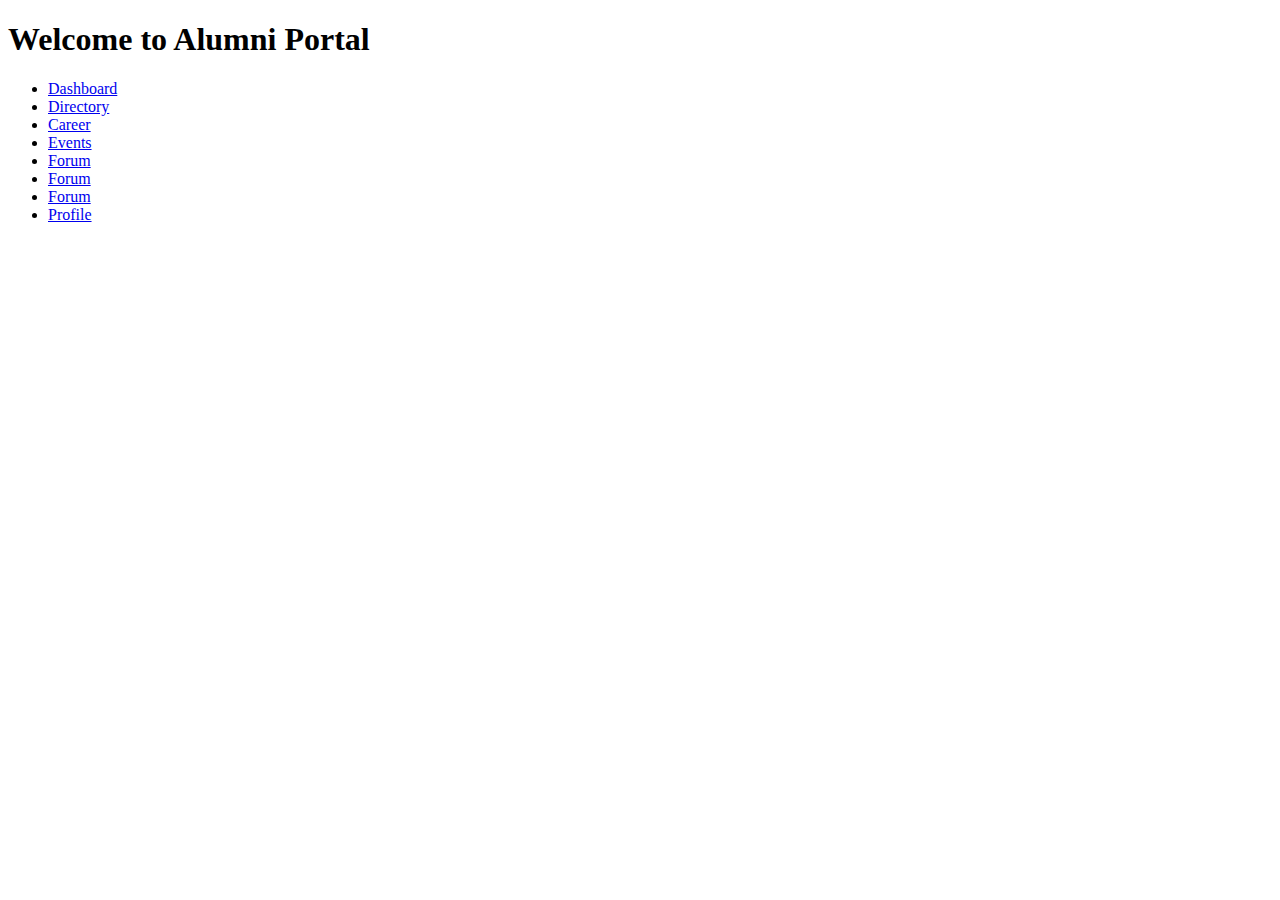
<file: index.html>
<!DOCTYPE html>
<html>
<head>
  <title>Alumni Portal</title>
</head>
<body>
  <h1>Welcome to Alumni Portal</h1>
  <ul>
    <li><a href="alumni_dashboard.html">Dashboard</a></li>
    <li><a href="alumni_directory.html">Directory</a></li>
    <li><a href="alumni_career.html">Career</a></li>
    <li><a href="alumni_events.html">Events</a></li>
    <li><a href="alumni_forum.html">Forum</a></li>
     <li><a href="alumni_mentorship.html">Forum</a></li>
     <li><a href='alumni_giveback.html'>Forum</a></li>
    <li><a href="alumni_profile.html">Profile</a></li>
  </ul>
</body>
</html>
</file>
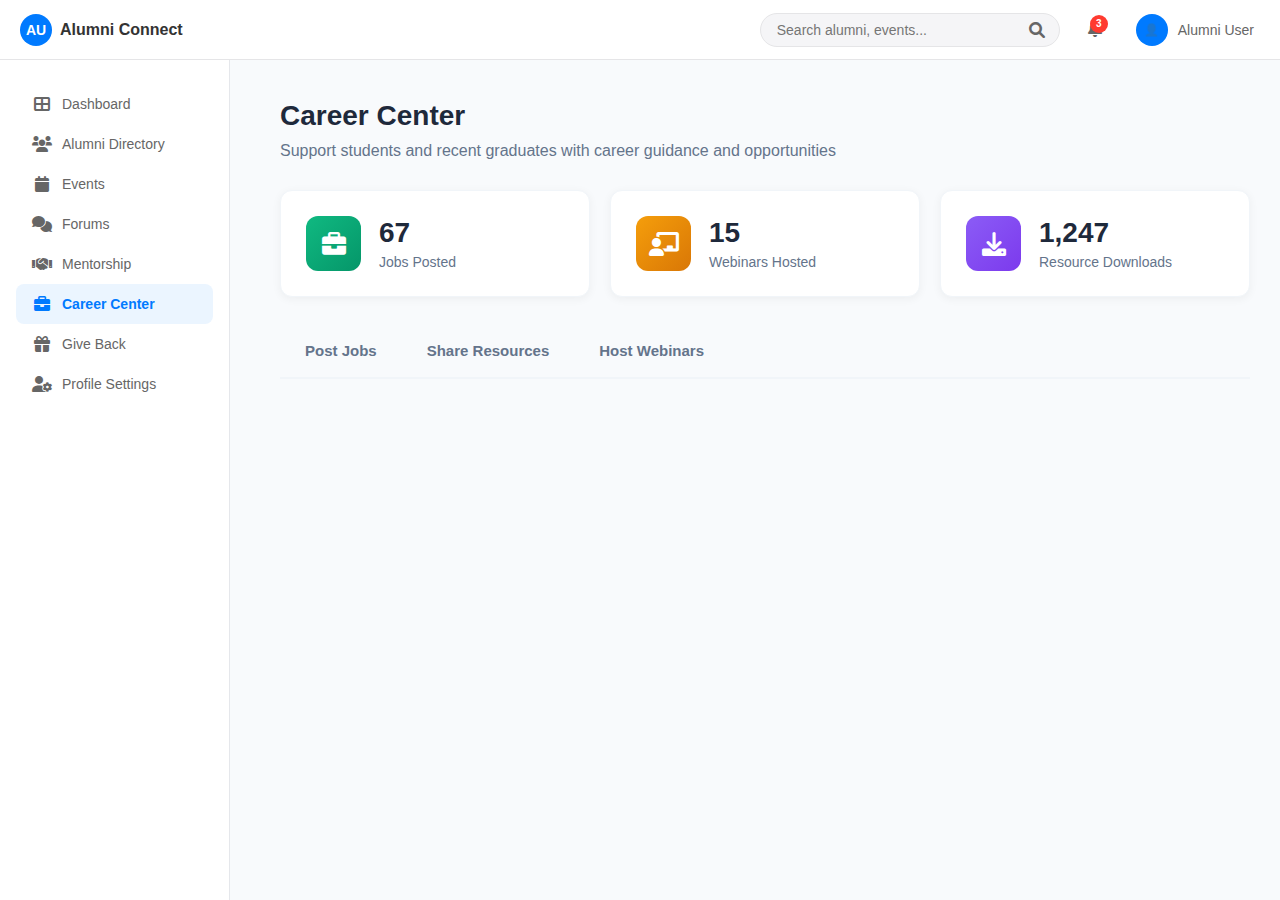
<file: alumni_career.html>
<!DOCTYPE html>
<html lang="en">
<head>
    <meta charset="UTF-8">
    <meta name="viewport" content="width=device-width, initial-scale=1.0">
    <title>Career | Alumni Dashboard</title>
    <link rel="stylesheet" href="https://cdnjs.cloudflare.com/ajax/libs/font-awesome/6.0.0-beta3/css/all.min.css">
    <link rel="stylesheet" href="common.css">
    <style>
        /* Base Styles */
         *{
            margin: 0;
            padding: 0;
            box-sizing: border-box;
        }
        
        body {
            font-family: 'Segoe UI', Tahoma, Geneva, Verdana, sans-serif;
            background-color: #f8fafc;
           /*  line-height: 1.6; */
            color: #333;
        }
        
        .container {
            display: flex;
            min-height: 100vh;
            padding-top: 70px;
        } 
        
        /* Top Header */
        /* .top-header {
            position: fixed;
            top: 0;
            left: 0;
            right: 0;
            height: 70px;
            background-color: white;
            border-bottom: 1px solid #e2e8f0;
            display: flex;
            align-items: center;
            justify-content: space-between;
            padding: 0 20px;
            z-index: 1000;
            box-shadow: 0 1px 3px rgba(0,0,0,0.1);
        }
        
        .logo-section {
            display: flex;
            align-items: center;
        }
        
        .logo {
            display: flex;
            align-items: center;
            gap: 10px;
        }
        
        .logo-icon {
            width: 40px;
            height: 40px;
            background: linear-gradient(135deg, #4a6fdc, #6366f1);
            border-radius: 8px;
            display: flex;
            align-items: center;
            justify-content: center;
            color: white;
            font-weight: bold;
            font-size: 16px;
        }
        
        .logo-text {
            font-size: 20px;
            font-weight: 700;
            color: #333;
        }
        
        .header-right {
            display: flex;
            align-items: center;
            gap: 20px;
        }
        
        .search-bar {
            position: relative;
        }
        
        .search-input {
            width: 300px;
            height: 40px;
            padding: 0 40px 0 15px;
            border: 1px solid #ddd;
            border-radius: 8px;
            font-size: 14px;
            background-color: #f8fafc;
        }
        
        .search-icon {
            position: absolute;
            right: 12px;
            top: 50%;
            transform: translateY(-50%);
            color: #666;
        }
        
        .notification-icon {
            position: relative;
            background: none;
            border: none;
            font-size: 20px;
            color: #666;
            cursor: pointer;
        }
        
        .notification-badge {
            position: absolute;
            top: -5px;
            right: -5px;
            background-color: #ef4444;
            color: white;
            font-size: 11px;
            padding: 2px 6px;
            border-radius: 10px;
            min-width: 18px;
            text-align: center;
        }
        
        .user-info {
            display: flex;
            align-items: center;
            gap: 10px;
        }
        
        .user-avatar {
            width: 35px;
            height: 35px;
            border-radius: 50%;
            background-color: #4a6fdc;
            display: flex;
            align-items: center;
            justify-content: center;
            color: white;
            font-size: 14px;
        }
        
        .user-name {
            font-weight: 500;
            color: #333;
        } */
        
        /* Sidebar */
        /* .sidebar {
            width: 250px;
            background-color: white;
            border-right: 1px solid #e2e8f0;
            height: calc(100vh - 70px);
            position: fixed;
            left: 0;
            top: 70px;
            padding: 20px 0;
            overflow-y: auto;
        }
        
        .nav-item {
            display: flex;
            align-items: center;
            gap: 12px;
            padding: 12px 20px;
            color: #64748b;
            text-decoration: none;
            transition: all 0.2s;
            border-left: 3px solid transparent;
        }
        
        .nav-item:hover {
            background-color: #f1f5f9;
            color: #4a6fdc;
        }
        
        .nav-item.active {
            background-color: #f0f4ff;
            color: #4a6fdc;
            border-left-color: #4a6fdc;
            font-weight: 500;
        }
        
        .nav-item i {
            font-size: 18px;
            width: 20px;
        } */
        
        /* Main Content */
        .main-content {
            margin-left: 250px;
            flex: 1;
            padding: 30px;
            max-width: calc(100vw - 250px);
        }
        
        .page-header {
            margin-bottom: 30px;
        }
        
        .page-header h1 {
            font-size: 28px;
            font-weight: 700;
            color: #1e293b;
            margin-bottom: 10px;
        }
        
        .page-header p {
            color: #64748b;
            font-size: 16px;
        }
        
        /* Button Styles */
        .btn {
            padding: 10px 20px;
            border: none;
            border-radius: 6px;
            font-size: 14px;
            font-weight: 500;
            cursor: pointer;
            transition: all 0.2s;
            text-decoration: none;
            display: inline-flex;
            align-items: center;
            gap: 8px;
        }
        
        .btn-primary {
            background-color: #4a6fdc;
            color: white;
        }
        
        .btn-primary:hover {
            background-color: #3a5fcc;
        }
        
        .btn-secondary {
            background-color: #f1f5f9;
            color: #64748b;
        }
        
        .btn-secondary:hover {
            background-color: #e2e8f0;
        }
        
        .btn-outline {
            background-color: transparent;
            color: #4a6fdc;
            border: 1px solid #4a6fdc;
        }
        
        .btn-outline:hover {
            background-color: #4a6fdc;
            color: white;
        }

        /* Form Styles */
        .form-group {
            margin-bottom: 20px;
        }
        
        .form-group label {
            display: block;
            margin-bottom: 5px;
            font-weight: 500;
            color: #333;
        }
        
        .form-group input,
        .form-group select,
        .form-group textarea {
            width: 100%;
            padding: 10px 12px;
            border: 1px solid #ddd;
            border-radius: 6px;
            font-size: 14px;
            font-family: inherit;
        }
        
        .form-group textarea {
            resize: vertical;
            min-height: 100px;
        }

        /* Career Page Specific Styles */
        .career-stats {
            display: grid;
            grid-template-columns: repeat(auto-fit, minmax(250px, 1fr));
            gap: 20px;
            margin-bottom: 30px;
        }
        
        .career-stat-card {
            background-color: white;
            border-radius: 12px;
            padding: 25px;
            box-shadow: 0 2px 10px rgba(0,0,0,0.05);
            display: flex;
            align-items: center;
            gap: 18px;
            border: 1px solid #f1f5f9;
        }
        
        .career-stat-icon {
            width: 55px;
            height: 55px;
            border-radius: 12px;
            display: flex;
            align-items: center;
            justify-content: center;
            font-size: 24px;
            color: white;
        }
        
        .career-stat-icon.blue { background: linear-gradient(135deg, #4a6fdc, #6366f1); }
        .career-stat-icon.green { background: linear-gradient(135deg, #10b981, #059669); }
        .career-stat-icon.orange { background: linear-gradient(135deg, #f59e0b, #d97706); }
        .career-stat-icon.purple { background: linear-gradient(135deg, #8b5cf6, #7c3aed); }
        
        .career-stat-content {
            flex: 1;
        }
        
        .career-stat-value {
            font-size: 28px;
            font-weight: 700;
            color: #1e293b;
            margin-bottom: 5px;
        }
        
        .career-stat-label {
            color: #64748b;
            font-size: 14px;
            font-weight: 500;
        }
        
        .career-tabs {
            display: flex;
            border-bottom: 2px solid #f1f5f9;
            margin-bottom: 30px;
        }
        
        .career-tab {
            padding: 15px 25px;
            cursor: pointer;
            font-weight: 600;
            color: #64748b;
            border-bottom: 3px solid transparent;
            transition: all 0.2s;
            font-size: 15px;
        }
        
        .career-tab.active {
            color: #4a6fdc;
            border-bottom-color: #4a6fdc;
        }
        
        .career-tab:hover:not(.active) {
            color: #1e293b;
            border-bottom-color: #e2e8f0;
        }
        
        .career-section {
            background-color: white;
            border-radius: 12px;
            padding: 30px;
            box-shadow: 0 2px 10px rgba(0,0,0,0.05);
            margin-bottom: 20px;
            border: 1px solid #f1f5f9;
        }
        
        .career-section-header {
            display: flex;
            justify-content: space-between;
            align-items: center;
            margin-bottom: 25px;
        }
        
        .career-section-title {
            font-size: 20px;
            font-weight: 700;
            color: #1e293b;
        }
        
        .mentorship-grid {
            display: grid;
            grid-template-columns: repeat(auto-fill, minmax(320px, 1fr));
            gap: 25px;
        }
        
        .mentorship-card {
            background-color: white;
            border-radius: 12px;
            overflow: hidden;
            box-shadow: 0 4px 15px rgba(0,0,0,0.08);
            transition: all 0.3s;
            border: 1px solid #f1f5f9;
        }
        
        .mentorship-card:hover {
            transform: translateY(-5px);
            box-shadow: 0 8px 25px rgba(0,0,0,0.12);
        }
        
        .mentorship-header {
            padding: 20px;
            border-bottom: 1px solid #f1f5f9;
            background: linear-gradient(135deg, #f8fafc 0%, #f1f5f9 100%);
        }
        
        .mentorship-title {
            font-size: 18px;
            font-weight: 700;
            color: #1e293b;
            margin-bottom: 8px;
        }
        
        .mentorship-subtitle {
            color: #64748b;
            font-size: 14px;
            font-weight: 500;
        }
        
        .mentorship-content {
            padding: 20px;
        }
        
        .mentorship-description {
            color: #475569;
            margin-bottom: 20px;
            line-height: 1.6;
        }
        
        .mentorship-stats {
            display: flex;
            gap: 20px;
            margin-bottom: 20px;
        }
        
        .mentorship-stat {
            text-align: center;
        }
        
        .mentorship-stat-value {
            font-size: 20px;
            font-weight: 700;
            color: #4a6fdc;
        }
        
        .mentorship-stat-label {
            font-size: 12px;
            color: #64748b;
            text-transform: uppercase;
            letter-spacing: 0.5px;
        }
        
        .mentorship-actions {
            display: flex;
            gap: 10px;
            justify-content: center;
        }
        
        .resource-grid {
            display: grid;
            grid-template-columns: repeat(auto-fill, minmax(300px, 1fr));
            gap: 25px;
        }
        
        .resource-card {
            background-color: white;
            border-radius: 12px;
            overflow: hidden;
            box-shadow: 0 4px 15px rgba(0,0,0,0.08);
            transition: all 0.3s;
            border: 1px solid #f1f5f9;
        }
        
        .resource-card:hover {
            transform: translateY(-5px);
            box-shadow: 0 8px 25px rgba(0,0,0,0.12);
        }
        
        .resource-image {
            height: 160px;
            background: linear-gradient(135deg, #4a6fdc 0%, #6366f1 100%);
            display: flex;
            align-items: center;
            justify-content: center;
            color: white;
            font-size: 48px;
        }
        
        .resource-content {
            padding: 20px;
        }
        
        .resource-title {
            font-size: 18px;
            font-weight: 700;
            color: #1e293b;
            margin-bottom: 10px;
        }
        
        .resource-description {
            color: #64748b;
            margin-bottom: 15px;
            line-height: 1.6;
        }
        
        .resource-meta {
            display: flex;
            justify-content: space-between;
            align-items: center;
            margin-bottom: 15px;
            font-size: 13px;
            color: #64748b;
        }
        
        .resource-actions {
            display: flex;
            gap: 10px;
        }
        
        .job-posting-form {
            max-width: 600px;
        }
        
        .form-row {
            display: grid;
            grid-template-columns: 1fr 1fr;
            gap: 20px;
        }
        
        .webinar-list {
            display: flex;
            flex-direction: column;
            gap: 20px;
        }
        
        .webinar-item {
            background-color: white;
            border-radius: 12px;
            padding: 25px;
            box-shadow: 0 4px 15px rgba(0,0,0,0.08);
            border: 1px solid #f1f5f9;
            display: flex;
            gap: 20px;
            align-items: center;
        }
        
        .webinar-date {
            width: 80px;
            height: 80px;
            background: linear-gradient(135deg, #4a6fdc, #6366f1);
            color: white;
            border-radius: 12px;
            display: flex;
            flex-direction: column;
            align-items: center;
            justify-content: center;
            font-weight: 700;
        }
        
        .webinar-date-day {
            font-size: 24px;
            line-height: 1;
        }
        
        .webinar-date-month {
            font-size: 12px;
            text-transform: uppercase;
            margin-top: 2px;
        }
        
        .webinar-info {
            flex: 1;
        }
        
        .webinar-title {
            font-size: 18px;
            font-weight: 700;
            color: #1e293b;
            margin-bottom: 8px;
        }
        
        .webinar-details {
            color: #64748b;
            margin-bottom: 10px;
            display: flex;
            gap: 20px;
            align-items: center;
        }
        
        .webinar-detail {
            display: flex;
            align-items: center;
            gap: 5px;
            font-size: 14px;
        }
        
        .webinar-description {
            color: #475569;
            line-height: 1.6;
        }
        
        .webinar-actions {
            display: flex;
            gap: 10px;
        }

        /* Modal Styles */
        .modal {
            display: none;
            position: fixed;
            top: 0;
            left: 0;
            width: 100%;
            height: 100%;
            background-color: rgba(0,0,0,0.5);
            z-index: 2000;
        }
        
        .modal-content {
            position: absolute;
            top: 50%;
            left: 50%;
            transform: translate(-50%, -50%);
            background-color: white;
            border-radius: 12px;
            box-shadow: 0 20px 60px rgba(0,0,0,0.2);
            max-width: 90vw;
            max-height: 90vh;
            overflow-y: auto;
        }
        
        .modal-header {
            padding: 16px !important;
            margin-bottom: 0 !important;
            display: flex;
            justify-content: space-between;
            align-items: center;
        }
        
        .modal-title {
            font-size: 20px;
            font-weight: 700;
            color: #1e293b;
        }
        
        .modal-close {
            background: none;
            border: none;
            font-size: 24px;
            color: #64748b;
            cursor: pointer;
            width: 30px;
            height: 30px;
            border-radius: 50%;
            display: flex;
            align-items: center;
            justify-content: center;
        }
        
        .modal-close:hover {
            background-color: #f1f5f9;
        }
        
        .modal-body {
            padding: 8px !important;
        }
        
        .modal-footer {
            padding: 20px 30px;
            border-top: 1px solid #f1f5f9;
            display: flex;
            justify-content: flex-end;
            gap: 10px;
        }

        /* Notification Styles */
        .notification {
            position: fixed;
            top: 90px;
            right: 20px;
            padding: 15px 20px;
            border-radius: 8px;
            color: white;
            font-weight: 500;
            z-index: 3000;
            transform: translateX(400px);
            transition: transform 0.3s;
        }
        
        .notification.show {
            transform: translateX(0);
        }
        
        .notification.success {
            background-color: #10b981;
        }
        
        .notification.error {
            background-color: #ef4444;
        }
        
        .notification.info {
            background-color: #3b82f6;
        }
        
        @media (max-width: 768px) {
            .sidebar {
                transform: translateX(-100%);
                transition: transform 0.3s;
            }
            
            .sidebar.open {
                transform: translateX(0);
            }
            
            .main-content {
                margin-left: 0;
                max-width: 100vw;
                padding: 20px;
            }
            
            .career-stats {
                grid-template-columns: 1fr;
            }
            
            .mentorship-grid,
            .resource-grid {
                grid-template-columns: 1fr;
            }
            
            .form-row {
                grid-template-columns: 1fr;
            }
            
            .webinar-item {
                flex-direction: column;
                text-align: center;
            }
            
            .webinar-details {
                justify-content: center;
            }
        }

        /* User Menu Styles */
        .modal-overlay .user-menu-items {
            padding: 0;
            min-width: 220px;
        }

        .modal-overlay .menu-item-button {
            display: flex;
            align-items: center;
            gap: 12px;
            padding: 12px 16px;
            color: #1f2937;
            cursor: pointer;
            transition: all 0.2s;
            border-radius: 6px;
            font-size: 14px;
        }

        .modal-overlay .menu-item-button:hover {
            background: #f3f4f6;
        }

        .modal-overlay .menu-item-button i {
            width: 20px;
            text-align: center;
            color: #6b7280;
            font-size: 16px;
        }

        .modal-overlay .menu-item-button.logout-item {
            color: #dc2626;
            margin-top: 8px;
            border-top: 1px solid #e5e7eb;
            padding-top: 16px;
        }

        .modal-overlay .menu-item-button.logout-item:hover {
            background: #fef2f2;
        }

        .modal-overlay .menu-item-button.logout-item i {
            color: #dc2626;
        }

        /* Modal Header Style Update */
        .modal-header {
            padding: 16px !important;
            margin-bottom: 0 !important;
        }

        .modal-body {
            padding: 8px !important;
        }

        /* Fix Modal Content Width */
        .modal-content {
            min-width: 250px !important;
            width: auto !important;
        }

        .modal {
            border-radius: 12px;
            overflow: hidden;
            box-shadow: 0 4px 20px rgba(0, 0, 0, 0.15);
        }
    </style>
</head>
<body>
    <!-- Top Header -->
    <div class="top-header">
        <div class="logo-section">
            <div class="logo">
                <div class="logo-icon">AU</div>
                <span class="logo-text">Alumni Connect</span>
            </div>
        </div>
        
        <div class="header-right">
            <div class="search-bar">
                <input type="text" class="search-input" placeholder="Search alumni, events...">
                <i class="fas fa-search search-icon"></i>
            </div>
            <button class="notification-icon">
                <i class="fas fa-bell"></i>
                <span class="notification-badge">3</span>
            </button>
            <div class="user-info">
                <div class="user-avatar">👤</div>
                <span class="user-name">Alumni User</span>
            </div>
        </div>
    </div>

    <div class="container">
  <!-- Sidebar -->
        <nav class="sidebar">
            <a href="alumni_dashboard.html" class="nav-item active">
                <i class="fas fa-th-large"></i>
                Dashboard
            </a>
            <a href="alumni_directory.html" class="nav-item">
                <i class="fas fa-users"></i>
                Alumni Directory
            </a>
            <a href="alumni_events.html" class="nav-item">
                <i class="fas fa-calendar"></i>
                Events
            </a>
            <a href="alumni_forum.html" class="nav-item">
                <i class="fas fa-comments"></i>
                Forums
            </a>
            <a href="alumni_mentorship.html" class="nav-item">
                <i class="fas fa-handshake"></i>
                Mentorship
            </a>
            <a href="alumni_career.html" class="nav-item">
                <i class="fas fa-briefcase"></i>
                Career Center
            </a>
            <a href="alumni_giveback.html" class="nav-item">
                <i class="fas fa-gift"></i>
                Give Back
            </a>
            <a href="alumni_profile.html" class="nav-item">
                <i class="fas fa-user-cog"></i>
                Profile Settings
            </a>
        </nav>
        <!-- Main Content -->
        <main class="main-content">
            <div class="page-header">
                <h1>Career Center</h1>
                <p>Support students and recent graduates with career guidance and opportunities</p>
            </div>
            
            <!-- Career Impact Stats -->
            <div class="career-stats">
                <!-- <div class="career-stat-card">
                    <div class="career-stat-icon blue">
                        <i class="fas fa-user-graduate"></i>
                    </div>
                    <div class="career-stat-content">
                        <div class="career-stat-value">234</div>
                        <div class="career-stat-label">Students Mentored</div>
                    </div>
                </div> -->
                
                <div class="career-stat-card">
                    <div class="career-stat-icon green">
                        <i class="fas fa-briefcase"></i>
                    </div>
                    <div class="career-stat-content">
                        <div class="career-stat-value">67</div>
                        <div class="career-stat-label">Jobs Posted</div>
                    </div>
                </div>
                
                <div class="career-stat-card">
                    <div class="career-stat-icon orange">
                        <i class="fas fa-chalkboard-teacher"></i>
                    </div>
                    <div class="career-stat-content">
                        <div class="career-stat-value">15</div>
                        <div class="career-stat-label">Webinars Hosted</div>
                    </div>
                </div>
                
                <div class="career-stat-card">
                    <div class="career-stat-icon purple">
                        <i class="fas fa-download"></i>
                    </div>
                    <div class="career-stat-content">
                        <div class="career-stat-value">1,247</div>
                        <div class="career-stat-label">Resource Downloads</div>
                    </div>
                </div>
            </div>
            
            <!-- Career Tabs -->
            <div class="career-tabs">
                <!-- <div class="career-tab active" data-tab="mentoring">Student Mentoring</div> -->
                <div class="career-tab" data-tab="job-posting">Post Jobs</div>
                <div class="career-tab" data-tab="resources">Share Resources</div>
                <div class="career-tab" data-tab="webinars">Host Webinars</div>
            </div>
            
            <!-- Student Mentoring Section -->
            <!-- <div class="career-section" id="mentoring-section">
                <div class="career-section-header">
                    <h2 class="career-section-title">Student Career Mentoring</h2>
                    <button class="btn btn-primary" onclick="showMentorSignupForm()">
                        <i class="fas fa-plus"></i>
                        Become a Mentor
                    </button>
                </div>
                 -->
                <!-- <div class="mentorship-grid"> -->
                    <!-- Current Mentoring Commitments -->
                    <!-- <div class="mentorship-card">
                        <div class="mentorship-header">
                            <h3 class="mentorship-title">Resume & Interview Coaching</h3>
                            <div class="mentorship-subtitle">Weekly 1-on-1 Sessions</div>
                        </div>
                        <div class="mentorship-content">
                            <p class="mentorship-description">
                                Help students craft compelling resumes and prepare for interviews through personalized coaching sessions and mock interviews.
                            </p>
                            <div class="mentorship-stats">
                                <div class="mentorship-stat">
                                    <div class="mentorship-stat-value">8</div>
                                    <div class="mentorship-stat-label">Students</div>
                                </div>
                                <div class="mentorship-stat">
                                    <div class="mentorship-stat-value">2</div>
                                    <div class="mentorship-stat-label">Hours/Week</div>
                                </div>
                            </div>
                            <div class="mentorship-actions">
                                <button class="btn btn-primary" onclick="viewMentees('resume-coaching')">View Mentees</button>
                                <button class="btn btn-outline" onclick="updateAvailability('resume-coaching')">Update Availability</button>
                            </div>
                        </div>
                    </div> -->
                    
                    <!-- Industry-Specific Guidance -->
                    <!-- <div class="mentorship-card">
                        <div class="mentorship-header">
                            <h3 class="mentorship-title">Tech Industry Guidance</h3>
                            <div class="mentorship-subtitle">Group Sessions & Q&A</div>
                        </div>
                        <div class="mentorship-content">
                            <p class="mentorship-description">
                                Guide students interested in technology careers through industry insights, skill development, and job search strategies.
                            </p>
                            <div class="mentorship-stats">
                                <div class="mentorship-stat">
                                    <div class="mentorship-stat-value">12</div>
                                    <div class="mentorship-stat-label">Students</div>
                                </div>
                                <div class="mentorship-stat">
                                    <div class="mentorship-stat-value">3</div>
                                    <div class="mentorship-stat-label">Hours/Week</div>
                                </div>
                            </div>
                            <div class="mentorship-actions">
                                <button class="btn btn-primary" onclick="viewMentees('tech-guidance')">View Group</button>
                                <button class="btn btn-outline" onclick="scheduleGroupSession()">Schedule Session</button>
                            </div>
                        </div>
                    </div> -->
                    
                    <!-- Career Transition Support -->
                   <!--  <div class="mentorship-card">
                        <div class="mentorship-header">
                            <h3 class="mentorship-title">Career Transition Support</h3>
                            <div class="mentorship-subtitle">Available for New Students</div>
                        </div>
                        <div class="mentorship-content">
                            <p class="mentorship-description">
                                Support students making career transitions or exploring new industries with practical advice and networking opportunities.
                            </p>
                            <div class="mentorship-stats">
                                <div class="mentorship-stat">
                                    <div class="mentorship-stat-value">0</div>
                                    <div class="mentorship-stat-label">Students</div>
                                </div>
                                <div class="mentorship-stat">
                                    <div class="mentorship-stat-value">2</div>
                                    <div class="mentorship-stat-label">Slots Available</div>
                                </div>
                            </div>
                            <div class="mentorship-actions">
                                <button class="btn btn-secondary">Waiting for Matches</button>
                            </div>
                        </div>
                    </div>
                </div>
            </div> -->
            
            <!-- Job Posting Section (Hidden by default) -->
            <div class="career-section" id="job-posting-section" style="display: none;">
                <div class="career-section-header">
                    <h2 class="career-section-title">Post Job & Internship Opportunities</h2>
                    <button class="btn btn-primary" onclick="showJobPostingForm()">
                        <i class="fas fa-plus"></i>
                        Post New Job
                    </button>
                </div>
                
                <div class="job-posting-form">
                    <div class="mentorship-grid">
                        <!-- Job Posting Guidelines -->
                        <div class="mentorship-card">
                            <div class="mentorship-header">
                                <h3 class="mentorship-title">Why Post Here?</h3>
                                <div class="mentorship-subtitle">Reach Quality Candidates</div>
                            </div>
                            <div class="mentorship-content">
                                <p class="mentorship-description">
                                    Connect with motivated students and recent graduates who share your educational background and values. Our alumni network spans diverse industries and skill levels.
                                </p>
                                <div class="mentorship-stats">
                                    <div class="mentorship-stat">
                                        <div class="mentorship-stat-value">2.4K</div>
                                        <div class="mentorship-stat-label">Students</div>
                                    </div>
                                    <div class="mentorship-stat">
                                        <div class="mentorship-stat-value">89%</div>
                                        <div class="mentorship-stat-label">Response Rate</div>
                                    </div>
                                </div>
                            </div>
                        </div>
                        
                        <!-- Posting Process -->
                        <div class="mentorship-card">
                            <div class="mentorship-header">
                                <h3 class="mentorship-title">How It Works</h3>
                                <div class="mentorship-subtitle">Simple 3-Step Process</div>
                            </div>
                            <div class="mentorship-content">
                                <p class="mentorship-description">
                                    1. Fill out our comprehensive job posting form<br>
                                    2. Our team reviews and approves within 24 hours<br>
                                    3. Job goes live to our student portal and weekly newsletter
                                </p>
                                <div class="mentorship-stats">
                                    <div class="mentorship-stat">
                                        <div class="mentorship-stat-value">24</div>
                                        <div class="mentorship-stat-label">Hour Review</div>
                                    </div>
                                    <div class="mentorship-stat">
                                        <div class="mentorship-stat-value">30</div>
                                        <div class="mentorship-stat-label">Days Active</div>
                                    </div>
                                </div>
                            </div>
                        </div>
                        
                        <!-- Your Posted Jobs -->
                        <div class="mentorship-card">
                            <div class="mentorship-header">
                                <h3 class="mentorship-title">Your Active Postings</h3>
                                <div class="mentorship-subtitle">Currently Live</div>
                            </div>
                            <div class="mentorship-content">
                                <p class="mentorship-description">
                                    <strong>Senior Software Engineer</strong><br>
                                    TechCorp • Posted 5 days ago<br>
                                    12 applications received
                                </p>
                                <div class="mentorship-actions">
                                    <button class="btn btn-primary" onclick="viewApplications('job1')">View Applications</button>
                                    <button class="btn btn-outline" onclick="editJobPosting('job1')">Edit Post</button>
                                </div>
                            </div>
                        </div>
                    </div>
                </div>
            </div>
            
            <!-- Resources Section (Hidden by default) -->
            <div class="career-section" id="resources-section" style="display: none;">
                <div class="career-section-header">
                    <h2 class="career-section-title">Share Career Resources</h2>
                    <button class="btn btn-primary" onclick="showResourceForm()">
                        <i class="fas fa-plus"></i>
                        Share Resource
                    </button>
                </div>
                
                <div class="resource-grid">
                    <!-- Resume Templates -->
                    <div class="resource-card">
                        <div class="resource-image">
                            <i class="fas fa-file-alt"></i>
                        </div>
                        <div class="resource-content">
                            <h3 class="resource-title">Resume Templates Collection</h3>
                            <p class="resource-description">
                                Professional resume templates for different industries and experience levels, with examples and formatting guidelines.
                            </p>
                            <div class="resource-meta">
                                <span>Contributed by you</span>
                                <span>347 downloads</span>
                            </div>
                            <div class="resource-actions">
                                <button class="btn btn-primary" onclick="editResource('resume-templates')">Edit</button>
                                <button class="btn btn-outline" onclick="viewDownloads('resume-templates')">View Stats</button>
                            </div>
                        </div>
                    </div>
                    
                    <!-- Interview Guide -->
                    <div class="resource-card">
                        <div class="resource-image">
                            <i class="fas fa-comments"></i>
                        </div>
                        <div class="resource-content">
                            <h3 class="resource-title">Tech Interview Preparation</h3>
                            <p class="resource-description">
                                Comprehensive guide covering behavioral questions, technical challenges, and salary negotiation for technology roles.
                            </p>
                            <div class="resource-meta">
                                <span>Contributed by you</span>
                                <span>189 downloads</span>
                            </div>
                            <div class="resource-actions">
                                <button class="btn btn-primary" onclick="editResource('interview-guide')">Edit</button>
                                <button class="btn btn-outline" onclick="viewDownloads('interview-guide')">View Stats</button>
                            </div>
                        </div>
                    </div>
                    
                    <!-- Networking Guide -->
                    <div class="resource-card">
                        <div class="resource-image">
                            <i class="fas fa-network-wired"></i>
                        </div>
                        <div class="resource-content">
                            <h3 class="resource-title">Professional Networking Strategies</h3>
                            <p class="resource-description">
                                Learn how to build meaningful professional relationships, leverage LinkedIn, and expand your network effectively.
                            </p>
                            <div class="resource-meta">
                                <span>Draft - Pending Review</span>
                                <span>0 downloads</span>
                            </div>
                            <div class="resource-actions">
                                <button class="btn btn-primary" onclick="editResource('networking-guide')">Continue Editing</button>
                                <button class="btn btn-outline" onclick="previewResource('networking-guide')">Preview</button>
                            </div>
                        </div>
                    </div>
                    
                    <!-- Career Change Guide -->
                    <div class="resource-card">
                        <div class="resource-image">
                            <i class="fas fa-route"></i>
                        </div>
                        <div class="resource-content">
                            <h3 class="resource-title">Career Transition Roadmap</h3>
                            <p class="resource-description">
                                Step-by-step guide for students considering career pivots, including skills assessment and transition strategies.
                            </p>
                            <div class="resource-meta">
                                <span>Contributed by you</span>
                                <span>276 downloads</span>
                            </div>
                            <div class="resource-actions">
                                <button class="btn btn-primary" onclick="editResource('career-change')">Edit</button>
                                <button class="btn btn-outline" onclick="viewDownloads('career-change')">View Stats</button>
                            </div>
                        </div>
                    </div>
                </div>
                
                <!-- Resource Categories -->
                <div class="career-section-header" style="margin-top: 40px;">
                    <h2 class="career-section-title">Popular Resource Categories</h2>
                </div>
                
                <div class="mentorship-grid">
                    <div class="mentorship-card">
                        <div class="mentorship-header">
                            <h3 class="mentorship-title">Resume & Cover Letters</h3>
                            <div class="mentorship-subtitle">Templates & Guides</div>
                        </div>
                        <div class="mentorship-content">
                            <div class="mentorship-stats">
                                <div class="mentorship-stat">
                                    <div class="mentorship-stat-value">15</div>
                                    <div class="mentorship-stat-label">Resources</div>
                                </div>
                                <div class="mentorship-stat">
                                    <div class="mentorship-stat-value">1.2K</div>
                                    <div class="mentorship-stat-label">Downloads</div>
                                </div>
                            </div>
                            <div class="mentorship-actions">
                                <button class="btn btn-outline" onclick="browseCategory('resume')">Browse All</button>
                            </div>
                        </div>
                    </div>
                    
                    <div class="mentorship-card">
                        <div class="mentorship-header">
                            <h3 class="mentorship-title">Interview Preparation</h3>
                            <div class="mentorship-subtitle">Questions & Strategies</div>
                        </div>
                        <div class="mentorship-content">
                            <div class="mentorship-stats">
                                <div class="mentorship-stat">
                                    <div class="mentorship-stat-value">8</div>
                                    <div class="mentorship-stat-label">Resources</div>
                                </div>
                                <div class="mentorship-stat">
                                    <div class="mentorship-stat-value">856</div>
                                    <div class="mentorship-stat-label">Downloads</div>
                                </div>
                            </div>
                            <div class="mentorship-actions">
                                <button class="btn btn-outline" onclick="browseCategory('interview')">Browse All</button>
                            </div>
                        </div>
                    </div>
                    
                    <div class="mentorship-card">
                        <div class="mentorship-header">
                            <h3 class="mentorship-title">Industry Insights</h3>
                            <div class="mentorship-subtitle">Market Trends & Tips</div>
                        </div>
                        <div class="mentorship-content">
                            <div class="mentorship-stats">
                                <div class="mentorship-stat">
                                    <div class="mentorship-stat-value">12</div>
                                    <div class="mentorship-stat-label">Resources</div>
                                </div>
                                <div class="mentorship-stat">
                                    <div class="mentorship-stat-value">643</div>
                                    <div class="mentorship-stat-label">Downloads</div>
                                </div>
                            </div>
                            <div class="mentorship-actions">
                                <button class="btn btn-outline" onclick="browseCategory('industry')">Browse All</button>
                            </div>
                        </div>
                    </div>
                </div>
            </div>
            
            <!-- Webinars Section (Hidden by default) -->
            <div class="career-section" id="webinars-section" style="display: none;">
                <div class="career-section-header">
                    <h2 class="career-section-title">Host Career Webinars & Workshops</h2>
                    <button class="btn btn-primary" onclick="showWebinarForm()">
                        <i class="fas fa-plus"></i>
                        Schedule Webinar
                    </button>
                </div>
                
                <div class="webinar-list">
                    <!-- Upcoming Webinar -->
                    <div class="webinar-item">
                        <div class="webinar-date">
                            <div class="webinar-date-day">22</div>
                            <div class="webinar-date-month">Oct</div>
                        </div>
                        <div class="webinar-info">
                            <h3 class="webinar-title">Breaking into Tech: A Practical Guide</h3>
                            <div class="webinar-details">
                                <div class="webinar-detail">
                                    <i class="fas fa-clock"></i>
                                    <span>6:00 PM - 7:30 PM EST</span>
                                </div>
                                <div class="webinar-detail">
                                    <i class="fas fa-users"></i>
                                    <span>47 registered</span>
                                </div>
                                <div class="webinar-detail">
                                    <i class="fas fa-video"></i>
                                    <span>Zoom Webinar</span>
                                </div>
                            </div>
                            <p class="webinar-description">
                                Share your journey into the tech industry, discuss current market trends, and provide actionable advice for students looking to start their tech careers.
                            </p>
                        </div>
                        <div class="webinar-actions">
                            <button class="btn btn-primary" onclick="manageWebinar('webinar1')">Manage</button>
                            <button class="btn btn-outline" onclick="editWebinar('webinar1')">Edit</button>
                        </div>
                    </div>
                    
                    <!-- Past Webinar -->
                    <div class="webinar-item" style="opacity: 0.8;">
                        <div class="webinar-date" style="background: linear-gradient(135deg, #64748b, #475569);">
                            <div class="webinar-date-day">15</div>
                            <div class="webinar-date-month">Sep</div>
                        </div>
                        <div class="webinar-info">
                            <h3 class="webinar-title">Resume Writing Workshop</h3>
                            <div class="webinar-details">
                                <div class="webinar-detail">
                                    <i class="fas fa-clock"></i>
                                    <span>Completed</span>
                                </div>
                                <div class="webinar-detail">
                                    <i class="fas fa-users"></i>
                                    <span>89 attendees</span>
                                </div>
                                <div class="webinar-detail">
                                    <i class="fas fa-star"></i>
                                    <span>4.8/5 rating</span>
                                </div>
                            </div>
                            <p class="webinar-description">
                                Interactive workshop on crafting compelling resumes, with live resume reviews and personalized feedback for attendees.
                            </p>
                        </div>
                        <div class="webinar-actions">
                            <button class="btn btn-outline" onclick="viewFeedback('webinar2')">View Feedback</button>
                            <button class="btn btn-outline" onclick="scheduleRepeat('webinar2')">Schedule Again</button>
                        </div>
                    </div>
                    
                    <!-- Scheduled Webinar -->
                    <div class="webinar-item">
                        <div class="webinar-date">
                            <div class="webinar-date-day">8</div>
                            <div class="webinar-date-month">Nov</div>
                        </div>
                        <div class="webinar-info">
                            <h3 class="webinar-title">Networking in the Digital Age</h3>
                            <div class="webinar-details">
                                <div class="webinar-detail">
                                    <i class="fas fa-clock"></i>
                                    <span>3:00 PM - 4:00 PM EST</span>
                                </div>
                                <div class="webinar-detail">
                                    <i class="fas fa-users"></i>
                                    <span>Registration opens Oct 20</span>
                                </div>
                                <div class="webinar-detail">
                                    <i class="fas fa-video"></i>
                                    <span>Hybrid Event</span>
                                </div>
                            </div>
                            <p class="webinar-description">
                                Learn how to build professional networks online and offline, with practical tips for LinkedIn, virtual networking events, and maintaining relationships.
                            </p>
                        </div>
                        <div class="webinar-actions">
                            <button class="btn btn-secondary">Registration Not Open</button>
                            <button class="btn btn-outline" onclick="editWebinar('webinar3')">Edit</button>
                        </div>
                    </div>
                </div>
                
                <!-- Webinar Topics -->
                <div class="career-section-header" style="margin-top: 40px;">
                    <h2 class="career-section-title">Popular Webinar Topics</h2>
                </div>
                
                <div class="mentorship-grid">
                    <div class="mentorship-card">
                        <div class="mentorship-header">
                            <h3 class="mentorship-title">Industry Trends</h3>
                            <div class="mentorship-subtitle">Market Insights</div>
                        </div>
                        <div class="mentorship-content">
                            <p class="mentorship-description">
                                Share your perspective on current market trends, emerging technologies, and future career opportunities in your field.
                            </p>
                            <div class="mentorship-actions">
                                <button class="btn btn-outline" onclick="proposeWebinar('industry-trends')">Propose Topic</button>
                            </div>
                        </div>
                    </div>
                    
                    <div class="mentorship-card">
                        <div class="mentorship-header">
                            <h3 class="mentorship-title">Skill Development</h3>
                            <div class="mentorship-subtitle">Practical Training</div>
                        </div>
                        <div class="mentorship-content">
                            <p class="mentorship-description">
                                Conduct hands-on workshops teaching specific skills, tools, or methodologies that are valuable in today's job market.
                            </p>
                            <div class="mentorship-actions">
                                <button class="btn btn-outline" onclick="proposeWebinar('skill-building')">Propose Topic</button>
                            </div>
                        </div>
                    </div>
                    
                    <div class="mentorship-card">
                        <div class="mentorship-header">
                            <h3 class="mentorship-title">Company Culture</h3>
                            <div class="mentorship-subtitle">Hiring Practices</div>
                        </div>
                        <div class="mentorship-content">
                            <p class="mentorship-description">
                                Give students insights into what employers look for, company culture, and how to stand out in the application process.
                            </p>
                            <div class="mentorship-actions">
                                <button class="btn btn-outline" onclick="proposeWebinar('company-culture')">Propose Topic</button>
                            </div>
                        </div>
                    </div>
                </div>
            </div>
        </main>
    </div>
    
    <!-- Modal -->
    <div id="modal" class="modal">
        <div class="modal-content">
            <div class="modal-header">
                <h3 class="modal-title" id="modal-title">Modal Title</h3>
                <button class="modal-close" onclick="closeModal()">&times;</button>
            </div>
            <div class="modal-body" id="modal-body">
                Modal content goes here
            </div>
            <div class="modal-footer" id="modal-footer">
                <button class="btn btn-secondary" onclick="closeModal()">Close</button>
            </div>
        </div>
    </div>
    
    <!-- JavaScript -->
     <script src="common.js"></script>
    <script>
         function handleLogout() {
            if (window.loginManager && typeof window.loginManager.logout === 'function') {
                window.loginManager.logout();
            } else {
                // Fallback: clear session and redirect manually
                localStorage.removeItem('userSession');
                window.location.href = '../index.html';
            }
        }

        // User Menu Functions (same as alumni dashboard)
        function showUserMenu() {
            showModal(
                'User Menu',
                `
                <div class="user-menu-items">
                    <div class="menu-item-button" onclick="showHelpModal()">
                        <i class="fas fa-question-circle"></i>
                        Help & Support
                    </div>
                    <div class="menu-item-button logout-item" onclick="handleLogout()">
                        <i class="fas fa-sign-out-alt"></i>
                        Logout
                    </div>
                </div>
                `,
                [{ text: 'Close', action: 'closeCurrentModal', className: 'btn-ghost' }]
            );
        }

        function showHelpModal() {
            showModal(
                'Help & Support',
                `
                <h4>Frequently Asked Questions</h4>
                <details style="margin: 12px 0;">
                    <summary style="cursor: pointer; font-weight: 600;">How do I post job opportunities?</summary>
                    <p style="margin-top: 8px; color: #666;">Visit the Career Center and click "Post New Job" to share opportunities with students and other alumni.</p>
                </details>
                <details style="margin: 12px 0;">
                    <summary style="cursor: pointer; font-weight: 600;">How do I host webinars?</summary>
                    <p style="margin-top: 8px; color: #666;">Go to the Webinars section and click "Schedule Webinar" to create educational sessions for students.</p>
                </details>
                <details style="margin: 12px 0;">
                    <summary style="cursor: pointer; font-weight: 600;">How do I share career resources?</summary>
                    <p style="margin-top: 8px; color: #666;">Use the Resources section to upload and share career-related documents, guides, and templates.</p>
                </details>
                <p style="margin-top: 20px;"><strong>Need more help?</strong> Contact us at support@alumniconnect.edu</p>
                `,
                [{ text: 'Close', action: 'closeCurrentModal', className: 'btn-primary' }]
            );
        }
         // Initialize user menu functionality
        document.addEventListener('DOMContentLoaded', function() {
            const userInfo = document.querySelector('.user-info');
            if (userInfo) {
                userInfo.addEventListener('click', function() {
                    showUserMenu();
                });
            }
        });

        // Modal System Functions (copied from student dashboard common.js)
        function showModal(title, content, actions = []) {
            const existingModal = document.querySelector('.modal-overlay');
            if (existingModal) {
                existingModal.remove();
            }
            
            const modalOverlay = document.createElement('div');
            modalOverlay.className = 'modal-overlay';
            modalOverlay.style.cssText = `
                position: fixed;
                top: 0;
                left: 0;
                width: 100%;
                height: 100%;
                background: rgba(0, 0, 0, 0.5);
                display: flex;
                align-items: center;
                justify-content: center;
                z-index: 10000;
            `;
            
            modalOverlay.innerHTML = `
                <div class="modal" style="
                    background: white;
                    border-radius: 12px;
                    max-width: 500px;
                    width: 90%;
                    max-height: 80vh;
                    overflow-y: auto;
                    box-shadow: 0 20px 25px -5px rgba(0, 0, 0, 0.1);
                ">
                    <div class="modal-header" style="
                        padding: 24px 24px 0 24px;
                        display: flex;
                        justify-content: space-between;
                        align-items: center;
                        border-bottom: 1px solid #e5e7eb;
                        margin-bottom: 20px;
                        padding-bottom: 16px;
                    ">
                        <h3 class="modal-title" style="
                            margin: 0;
                            font-size: 18px;
                            font-weight: 600;
                            color: #333;
                        ">${title}</h3>
                        <button class="modal-close" style="
                            background: none;
                            border: none;
                            font-size: 24px;
                            cursor: pointer;
                            color: #666;
                            padding: 0;
                            width: 32px;
                            height: 32px;
                            border-radius: 50%;
                            display: flex;
                            align-items: center;
                            justify-content: center;
                        ">&times;</button>
                    </div>
                    <div class="modal-body" style="padding: 0 24px 20px 24px;">
                        ${content}
                    </div>
                    ${actions.length > 0 ? `
                        <div class="modal-footer" style="
                            padding: 16px 24px 24px 24px;
                            display: flex;
                            gap: 12px;
                            justify-content: flex-end;
                            border-top: 1px solid #e5e7eb;
                            margin-top: 20px;
                            padding-top: 16px;
                        ">
                            ${actions.map(action => `
                                <button class="btn ${action.className || 'btn-primary'}" data-action="${action.action}" style="
                                    padding: 8px 16px;
                                    border: none;
                                    border-radius: 6px;
                                    cursor: pointer;
                                    font-size: 14px;
                                    font-weight: 500;
                                    ${action.className === 'btn-ghost' 
                                        ? 'background: transparent; color: #666; border: 1px solid #e5e7eb;' 
                                        : 'background: #007AFF; color: white;'
                                    }
                                ">
                                    ${action.text}
                                </button>
                            `).join('')}
                        </div>
                    ` : ''}
                </div>
            `;
            
            document.body.appendChild(modalOverlay);
            
            // Add additional styles
            const style = document.createElement('style');
            style.textContent = `
                .modal-overlay .user-menu-items { padding: 8px 0; }
                .modal-overlay .menu-item-button { 
                    display: flex;
                    align-items: center;
                    gap: 12px;
                    padding: 12px 16px;
                    color: #1f2937;
                    cursor: pointer;
                    transition: all 0.2s;
                    border-radius: 6px;
                }
                .modal-overlay .menu-item-button:hover { background: #f3f4f6; }
                .modal-overlay .menu-item-button i { 
                    width: 20px; 
                    text-align: center; 
                    color: #6b7280; 
                }
                .modal-overlay .menu-item-button.logout-item { 
                    color: #dc2626; 
                    margin-top: 8px; 
                    border-top: 1px solid #e5e7eb; 
                    padding-top: 16px; 
                }
                .modal-overlay .menu-item-button.logout-item i { color: #dc2626; }
                .modal-overlay .menu-item-button.logout-item:hover { background: #fef2f2; }
                .modal-overlay .btn:hover { opacity: 0.9; }
            `;
            document.head.appendChild(style);
            
            // Event listeners
            const closeBtn = modalOverlay.querySelector('.modal-close');
            closeBtn.addEventListener('click', () => closeModal(modalOverlay));
            
            modalOverlay.addEventListener('click', (e) => {
                if (e.target === modalOverlay) {
                    closeModal(modalOverlay);
                }
            });
            
            const actionButtons = modalOverlay.querySelectorAll('[data-action]');
            actionButtons.forEach(btn => {
                btn.addEventListener('click', (e) => {
                    const actionName = e.target.dataset.action;
                    if (typeof window[actionName] === 'function') {
                        window[actionName]();
                    } else {
                        closeModal(modalOverlay);
                    }
                });
            });
            
            return modalOverlay;
        }

        function closeModal(modalOverlay) {
            if (modalOverlay && modalOverlay.parentNode) {
                modalOverlay.parentNode.removeChild(modalOverlay);
            }
        }

        function closeCurrentModal() {
            const modal = document.querySelector('.modal-overlay');
            if (modal) {
                closeModal(modal);
            }
        }
        // Tab switching functionality
        document.addEventListener('DOMContentLoaded', function() {
            const tabs = document.querySelectorAll('.career-tab');
            const sections = {
                'mentoring': document.getElementById('mentoring-section'),
                'job-posting': document.getElementById('job-posting-section'),
                'resources': document.getElementById('resources-section'),
                'webinars': document.getElementById('webinars-section')
            };
            
            tabs.forEach(tab => {
                tab.addEventListener('click', function() {
                    // Remove active class from all tabs
                    tabs.forEach(t => t.classList.remove('active'));
                    
                    // Add active class to clicked tab
                    this.classList.add('active');
                    
                    // Hide all sections
                    Object.values(sections).forEach(section => {
                        if (section) section.style.display = 'none';
                    });
                    
                    // Show the corresponding section
                    const tabName = this.getAttribute('data-tab');
                    if (sections[tabName]) {
                        sections[tabName].style.display = 'block';
                    }
                });
            });
        });
        
        // Modal functions
        function showModal(title, content, buttons = []) {
            document.getElementById('modal-title').textContent = title;
            document.getElementById('modal-body').innerHTML = content;
            
            const footer = document.getElementById('modal-footer');
            if (buttons.length > 0) {
                footer.innerHTML = buttons.map(btn => 
                    `<button class="btn ${btn.className || 'btn-secondary'}" onclick="${btn.action}">${btn.text}</button>`
                ).join('');
            } else {
                footer.innerHTML = '<button class="btn btn-secondary" onclick="closeModal()">Close</button>';
            }
            
            document.getElementById('modal').style.display = 'block';
        }
        
        function closeModal() {
            document.getElementById('modal').style.display = 'none';
        }
        
        // Notification function
        function showNotification(message, type = 'info') {
            const notification = document.createElement('div');
            notification.className = `notification ${type}`;
            notification.textContent = message;
            document.body.appendChild(notification);
            
            setTimeout(() => notification.classList.add('show'), 100);
            setTimeout(() => {
                notification.classList.remove('show');
                setTimeout(() => document.body.removeChild(notification), 300);
            }, 3000);
        }
        
        // Mentoring functions
        function showMentorSignupForm() {
            showModal(
                'Become a Career Mentor',
                `
                <form id="mentorForm">
                    <div class="form-group">
                        <label for="mentorAreas">Areas of Expertise</label>
                        <select id="mentorAreas" multiple style="height: 120px;">
                            <option value="resume-review">Resume Review</option>
                            <option value="interview-prep">Interview Preparation</option>
                            <option value="industry-guidance">Industry-Specific Guidance</option>
                            <option value="career-transition">Career Transition</option>
                            <option value="networking">Networking Strategies</option>
                            <option value="salary-negotiation">Salary Negotiation</option>
                        </select>
                    </div>
                    <div class="form-group">
                        <label for="availability">Weekly Time Commitment</label>
                        <select id="availability">
                            <option value="1-2">1-2 hours per week</option>
                            <option value="3-4">3-4 hours per week</option>
                            <option value="5+">5+ hours per week</option>
                        </select>
                    </div>
                    <div class="form-group">
                        <label for="mentorBio">Mentor Bio</label>
                        <textarea id="mentorBio" placeholder="Tell students about your background and how you can help them..."></textarea>
                    </div>
                </form>
                `,
                [
                    { text: 'Cancel', action: 'closeModal()', className: 'btn-secondary' },
                    { text: 'Sign Up as Mentor', action: 'submitMentorForm()', className: 'btn-primary' }
                ]
            );
        }
        
        function submitMentorForm() {
            showNotification('Thank you for signing up as a mentor! We\'ll match you with students soon.', 'success');
            closeModal();
        }
        
        function viewMentees(type) {
            showModal(
                'Your Current Mentees',
                `
                <div class="mentee-list">
                    <div class="mentee-item">
                        <strong>Sarah Johnson</strong> - Computer Science Senior<br>
                        <em>Focus: Technical interview preparation</em><br>
                        Next session: Tomorrow 3:00 PM
                    </div>
                    <div class="mentee-item" style="margin-top: 15px;">
                        <strong>Michael Chen</strong> - Business Graduate<br>
                        <em>Focus: Resume optimization</em><br>
                        Next session: Friday 2:00 PM
                    </div>
                </div>
                `
            );
        }
        
        function previewResource(resourceId) {
            showNotification('Resource preview opened', 'info');
        }
        
        function browseCategory(category) {
            showNotification(`Browsing ${category} resources...`, 'info');
        }
        
        // Webinar functions
        function showWebinarForm() {
            showModal(
                'Schedule a Career Webinar',
                `
                <form id="webinarForm">
                    <div class="form-group">
                        <label for="webinarTitle">Webinar Title</label>
                        <input type="text" id="webinarTitle" required>
                    </div>
                    <div class="form-row">
                        <div class="form-group">
                            <label for="webinarDate">Date</label>
                            <input type="date" id="webinarDate" required>
                        </div>
                        <div class="form-group">
                            <label for="webinarTime">Time</label>
                            <input type="time" id="webinarTime" required>
                        </div>
                    </div>
                    <div class="form-group">
                        <label for="webinarDuration">Duration (minutes)</label>
                        <select id="webinarDuration" required>
                            <option value="">Select duration</option>
                            <option value="30">30 minutes</option>
                            <option value="60">60 minutes</option>
                            <option value="90">90 minutes</option>
                            <option value="120">120 minutes</option>
                        </select>
                    </div>
                    <div class="form-group">
                        <label for="webinarFormat">Format</label>
                        <select id="webinarFormat" required>
                            <option value="">Select format</option>
                            <option value="presentation">Presentation</option>
                            <option value="workshop">Interactive Workshop</option>
                            <option value="panel">Panel Discussion</option>
                            <option value="qa">Q&A Session</option>
                        </select>
                    </div>
                    <div class="form-group">
                        <label for="webinarDescription">Description</label>
                        <textarea id="webinarDescription" placeholder="What will students learn? What topics will you cover?" required></textarea>
                    </div>
                    <div class="form-group">
                        <label for="maxAttendees">Maximum Attendees</label>
                        <input type="number" id="maxAttendees" min="10" max="500" value="100">
                    </div>
                    <div class="form-group">
                        <label for="targetAudience">Target Audience</label>
                        <select id="targetAudience" multiple style="height: 100px;">
                            <option value="freshmen">Freshmen</option>
                            <option value="sophomores">Sophomores</option>
                            <option value="juniors">Juniors</option>
                            <option value="seniors">Seniors</option>
                            <option value="graduates">Recent Graduates</option>
                        </select>
                    </div>
                </form>
                `,
                [
                    { text: 'Cancel', action: 'closeModal()', className: 'btn-secondary' },
                    { text: 'Schedule Webinar', action: 'submitWebinarForm()', className: 'btn-primary' }
                ]
            );
        }
        
        function submitWebinarForm() {
            showNotification('Webinar scheduled successfully! Students will be notified via email.', 'success');
            closeModal();
        }
        
        function manageWebinar(webinarId) {
            showModal(
                'Manage Webinar',
                `
                <div class="webinar-management">
                    <h4>Breaking into Tech: A Practical Guide</h4>
                    <p><strong>Date:</strong> October 22, 2023 at 6:00 PM EST</p>
                    <p><strong>Registered:</strong> 47 students</p>
                    <p><strong>Status:</strong> Confirmed</p>
                    
                    <div style="margin: 20px 0; padding: 15px; background: #f0f4ff; border-radius: 8px;">
                        <h5>Pre-webinar Checklist:</h5>
                        <div style="margin-top: 10px;">
                            ✅ Zoom meeting created<br>
                            ✅ Email reminders scheduled<br>
                            ✅ Presentation slides prepared<br>
                            ⏳ Test audio/video setup<br>
                            ⏳ Prepare Q&A session
                        </div>
                    </div>
                    
                    <div style="margin-top: 20px;">
                        <button class="btn btn-primary" onclick="joinWebinarRoom()">Join Meeting Room</button>
                        <button class="btn btn-outline" onclick="sendReminder()">Send Reminder</button>
                    </div>
                </div>
                `
            );
        }
        
        function editWebinar(webinarId) {
            showNotification('Webinar editor opened', 'info');
        }
        
        function viewFeedback(webinarId) {
            showModal(
                'Webinar Feedback',
                `
                <div class="feedback-summary">
                    <h4>Resume Writing Workshop - Feedback Summary</h4>
                    <div style="display: grid; grid-template-columns: repeat(3, 1fr); gap: 20px; margin: 20px 0;">
                        <div style="text-align: center;">
                            <div style="font-size: 24px; font-weight: bold; color: #4a6fdc;">89</div>
                            <div style="font-size: 12px; color: #64748b;">Attendees</div>
                        </div>
                        <div style="text-align: center;">
                            <div style="font-size: 24px; font-weight: bold; color: #10b981;">4.8/5</div>
                            <div style="font-size: 12px; color: #64748b;">Overall Rating</div>
                        </div>
                        <div style="text-align: center;">
                            <div style="font-size: 24px; font-weight: bold; color: #f59e0b;">96%</div>
                            <div style="font-size: 12px; color: #64748b;">Would Recommend</div>
                        </div>
                    </div>
                    
                    <h5>Sample Comments:</h5>
                    <div style="background: #f8fafc; padding: 15px; border-radius: 8px; margin-top: 10px;">
                        "Incredibly helpful! The live resume review was exactly what I needed."<br><br>
                        "Great practical tips. I've already updated my resume with the suggestions."<br><br>
                        "Would love to see more workshops like this. Thank you!"
                    </div>
                </div>
                `
            );
        }
        
        function scheduleRepeat(webinarId) {
            showNotification('Repeat webinar scheduled for next month', 'success');
        }
        
        function proposeWebinar(topic) {
            showNotification(`Great idea! We'll help you develop a webinar on ${topic}.`, 'success');
        }
        
        function joinWebinarRoom() {
            showNotification('Opening Zoom meeting room...', 'info');
            closeModal();
        }
        
        function sendReminder() {
            showNotification('Reminder email sent to all registered attendees', 'success');
        }
        
        // Close modal when clicking outside
        window.onclick = function(event) {
            const modal = document.getElementById('modal');
            if (event.target === modal) {
                closeModal();
            }
        }
        
        // Initialize page
        document.addEventListener('DOMContentLoaded', function() {
            // Set default tab
            document.querySelector('.career-tab[data-tab="mentoring"]').click();
        });
        
    </script>

</body>
</html>
</file>
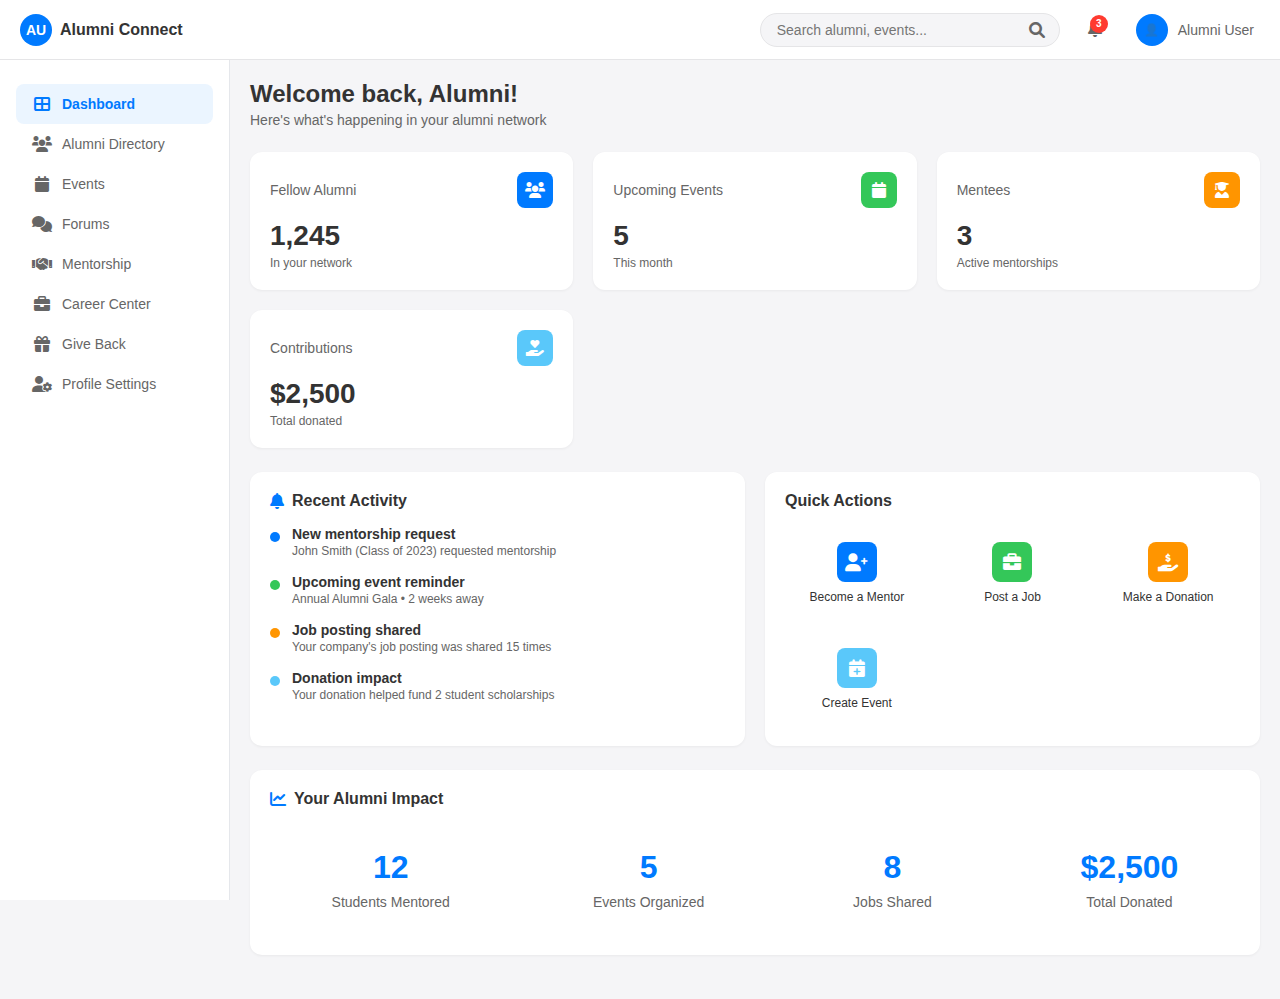
<file: alumni_dashboard.html>
<!DOCTYPE html>
<html lang="en">
<head>
    <meta charset="UTF-8">
    <meta name="viewport" content="width=device-width, initial-scale=1.0">
    <title>Alumni Connect - Alumni Dashboard</title>
    <link href="https://cdnjs.cloudflare.com/ajax/libs/font-awesome/6.0.0/css/all.min.css" rel="stylesheet">
    <link rel="stylesheet" href="common.css">
</head>
<body>
    <!-- Top Header -->
    <div class="top-header">
        <div class="logo-section">
            <div class="logo">
                <div class="logo-icon">AU</div>
                <span class="logo-text">Alumni Connect</span>
            </div>
        </div>
        
        <div class="header-right">
            <div class="search-bar">
                <input type="text" class="search-input" placeholder="Search alumni, events...">
                <i class="fas fa-search search-icon"></i>
            </div>
            <button class="notification-icon">
                <i class="fas fa-bell"></i>
                <span class="notification-badge">3</span>
            </button>
            <div class="user-info">
                <div class="user-avatar">👤</div>
                <span class="user-name">Alumni User</span>
            </div>
        </div>
    </div>

    <div class="container">
        <!-- Sidebar -->
        <nav class="sidebar">
            <a href="alumni_dashboard.html" class="nav-item active">
                <i class="fas fa-th-large"></i>
                Dashboard
            </a>
            <a href="alumni_directory.html" class="nav-item">
                <i class="fas fa-users"></i>
                Alumni Directory
            </a>
            <a href="alumni_events.html" class="nav-item">
                <i class="fas fa-calendar"></i>
                Events
            </a>
            <a href="alumni_forum.html" class="nav-item">
                <i class="fas fa-comments"></i>
                Forums
            </a>
            <a href="alumni_mentorship.html" class="nav-item">
                <i class="fas fa-handshake"></i>
                Mentorship
            </a>
            <a href="alumni_career.html" class="nav-item">
                <i class="fas fa-briefcase"></i>
                Career Center
            </a>
            <a href="alumni_giveback.html" class="nav-item">
                <i class="fas fa-gift"></i>
                Give Back
            </a>
            <a href="alumni_profile.html" class="nav-item">
                <i class="fas fa-user-cog"></i>
                Profile Settings
            </a>
        </nav>

        <!-- Main Content -->
        <main class="main-content">
            <div class="welcome-section">
                <h1 class="welcome-title">Welcome back, Alumni!</h1>
                <p class="welcome-subtitle">Here's what's happening in your alumni network</p>
            </div>

            <!-- Stats Cards -->
            <div class="stats-grid">
                <div class="stat-card">
                    <div class="stat-header">
                        <span class="stat-title">Fellow Alumni</span>
                        <div class="stat-icon blue">
                            <i class="fas fa-users"></i>
                        </div>
                    </div>
                    <div class="stat-number">1,245</div>
                    <div class="stat-description">In your network</div>
                </div>

                <div class="stat-card">
                    <div class="stat-header">
                        <span class="stat-title">Upcoming Events</span>
                        <div class="stat-icon green">
                            <i class="fas fa-calendar"></i>
                        </div>
                    </div>
                    <div class="stat-number">5</div>
                    <div class="stat-description">This month</div>
                </div>

                <div class="stat-card">
                    <div class="stat-header">
                        <span class="stat-title">Mentees</span>
                        <div class="stat-icon orange">
                            <i class="fas fa-user-graduate"></i>
                        </div>
                    </div>
                    <div class="stat-number">3</div>
                    <div class="stat-description">Active mentorships</div>
                </div>

                <div class="stat-card">
                    <div class="stat-header">
                        <span class="stat-title">Contributions</span>
                        <div class="stat-icon teal">
                            <i class="fas fa-hand-holding-heart"></i>
                        </div>
                    </div>
                    <div class="stat-number">$2,500</div>
                    <div class="stat-description">Total donated</div>
                </div>
            </div>

            <!-- Content Grid -->
            <div class="content-grid">
                <!-- Recent Activity -->
                <div class="content-section">
                    <div class="section-header">
                        <h2 class="section-title">
                            <i class="fas fa-bell section-icon"></i>
                            Recent Activity
                        </h2>
                    </div>
                    <div class="activity-list">
                        <div class="activity-item">
                            <div class="activity-dot blue"></div>
                            <div class="activity-content">
                                <h4>New mentorship request</h4>
                                <p>John Smith (Class of 2023) requested mentorship</p>
                            </div>
                        </div>
                        <div class="activity-item">
                            <div class="activity-dot green"></div>
                            <div class="activity-content">
                                <h4>Upcoming event reminder</h4>
                                <p>Annual Alumni Gala • 2 weeks away</p>
                            </div>
                        </div>
                        <div class="activity-item">
                            <div class="activity-dot orange"></div>
                            <div class="activity-content">
                                <h4>Job posting shared</h4>
                                <p>Your company's job posting was shared 15 times</p>
                            </div>
                        </div>
                        <div class="activity-item">
                            <div class="activity-dot teal"></div>
                            <div class="activity-content">
                                <h4>Donation impact</h4>
                                <p>Your donation helped fund 2 student scholarships</p>
                            </div>
                        </div>
                    </div>
                </div>

                <!-- Quick Actions -->
                <div class="content-section">
                    <div class="section-header">
                        <h2 class="section-title">Quick Actions</h2>
                    </div>
                    <div class="actions-list">
                        <div class="actions-grid">
                            <button class="action-card blue">
                                <div class="action-icon blue">
                                    <i class="fas fa-user-plus"></i>
                                </div>
                                <div class="action-text">Become a Mentor</div>
                            </button>
                            <button class="action-card green">
                                <div class="action-icon green">
                                    <i class="fas fa-briefcase"></i>
                                </div>
                                <div class="action-text">Post a Job</div>
                            </button>
                            <button class="action-card orange">
                                <div class="action-icon orange">
                                    <i class="fas fa-hand-holding-usd"></i>
                                </div>
                                <div class="action-text">Make a Donation</div>
                            </button>
                            <button class="action-card teal">
                                <div class="action-icon teal">
                                    <i class="fas fa-calendar-plus"></i>
                                </div>
                                <div class="action-text">Create Event</div>
                            </button>
                        </div>
                    </div>
                </div>
            </div>

            <!-- Additional Alumni-specific Content -->
            <div class="content-grid">
                <!-- Impact Section -->
                <div class="content-section full-width">
                    <div class="section-header">
                        <h2 class="section-title">
                            <i class="fas fa-chart-line section-icon"></i>
                            Your Alumni Impact
                        </h2>
                    </div>
                    <div class="impact-stats">
                        <div class="impact-item">
                            <div class="impact-number">12</div>
                            <div class="impact-label">Students Mentored</div>
                        </div>
                        <div class="impact-item">
                            <div class="impact-number">5</div>
                            <div class="impact-label">Events Organized</div>
                        </div>
                        <div class="impact-item">
                            <div class="impact-number">8</div>
                            <div class="impact-label">Jobs Shared</div>
                        </div>
                        <div class="impact-item">
                            <div class="impact-number">$2,500</div>
                            <div class="impact-label">Total Donated</div>
                        </div>
                    </div>
                </div>
            </div>
        </main>
    </div>

    <script src="common.js"></script>
    <script>
        // Ensure logout function is available
        function handleLogout() {
            if (window.loginManager && typeof window.loginManager.logout === 'function') {
                window.loginManager.logout();
            } else {
                // Fallback: clear session and redirect manually
                localStorage.removeItem('userSession');
                window.location.href = '../index.html';
            }
        }
        // User Menu Functions 
         function showUserMenu() {
            showModal(
                'User Menu',
                `
                <div class="user-menu-items">
                    <div class="menu-item-button" onclick="showHelpModal()">
                        <i class="fas fa-question-circle"></i>
                        Help & Support
                    </div>
                    <div class="menu-item-button logout-item" onclick="handleLogout()">
                        <i class="fas fa-sign-out-alt"></i>
                        Logout
                    </div>
                </div>
                `,
                [{ text: 'Close', action: 'closeCurrentModal', className: 'btn-ghost' }]
            );
        }

        function showHelpModal() {
            showModal(
                'Help & Support',
                `
                <h4>Frequently Asked Questions</h4>
                <details style="margin: 12px 0;">
                    <summary style="cursor: pointer; font-weight: 600;">How do I mentor students?</summary>
                    <p style="margin-top: 8px; color: #666;">Go to the Mentorship section to view mentorship requests and accept students you'd like to mentor.</p>
                </details>
                <details style="margin: 12px 0;">
                    <summary style="cursor: pointer; font-weight: 600;">How do I post job opportunities?</summary>
                    <p style="margin-top: 8px; color: #666;">Visit the Career Center and click "Post a Job" to share opportunities with students and other alumni.</p>
                </details>
                <details style="margin: 12px 0;">
                    <summary style="cursor: pointer; font-weight: 600;">How do I create events?</summary>
                    <p style="margin-top: 8px; color: #666;">Use the Events section to create and manage alumni events, workshops, and networking sessions.</p>
                </details>
                <details style="margin: 12px 0;">
                    <summary style="cursor: pointer; font-weight: 600;">How do I make donations?</summary>
                    <p style="margin-top: 8px; color: #666;">Visit the Give Back section to view donation opportunities and contribute to student scholarships.</p>
                </details>
                <p style="margin-top: 20px;"><strong>Need more help?</strong> Contact us at support@alumniconnect.edu</p>
                `,
                [{ text: 'Close', action: 'closeCurrentModal', className: 'btn-primary' }]
            );
        }

        // Initialize user menu functionality
        document.addEventListener('DOMContentLoaded', function() {
            const userInfo = document.querySelector('.user-info');
            if (userInfo) {
                userInfo.addEventListener('click', function() {
                    showUserMenu();
                });
            }
        });

        // Modal System Functions (copied from student dashboard common.js)
        function showModal(title, content, actions = []) {
            const existingModal = document.querySelector('.modal-overlay');
            if (existingModal) {
                existingModal.remove();
            }
            
            const modalOverlay = document.createElement('div');
            modalOverlay.className = 'modal-overlay';
            modalOverlay.style.cssText = `
                position: fixed;
                top: 0;
                left: 0;
                width: 100%;
                height: 100%;
                background: rgba(0, 0, 0, 0.5);
                display: flex;
                align-items: center;
                justify-content: center;
                z-index: 10000;
            `;
            
            modalOverlay.innerHTML = `
                <div class="modal" style="
                    background: white;
                    border-radius: 12px;
                    max-width: 500px;
                    width: 90%;
                    max-height: 80vh;
                    overflow-y: auto;
                    box-shadow: 0 20px 25px -5px rgba(0, 0, 0, 0.1);
                ">
                    <div class="modal-header" style="
                        padding: 24px 24px 0 24px;
                        display: flex;
                        justify-content: space-between;
                        align-items: center;
                        border-bottom: 1px solid #e5e7eb;
                        margin-bottom: 20px;
                        padding-bottom: 16px;
                    ">
                        <h3 class="modal-title" style="
                            margin: 0;
                            font-size: 18px;
                            font-weight: 600;
                            color: #333;
                        ">${title}</h3>
                        <button class="modal-close" style="
                            background: none;
                            border: none;
                            font-size: 24px;
                            cursor: pointer;
                            color: #666;
                            padding: 0;
                            width: 32px;
                            height: 32px;
                            border-radius: 50%;
                            display: flex;
                            align-items: center;
                            justify-content: center;
                        ">&times;</button>
                    </div>
                    <div class="modal-body" style="padding: 0 24px 20px 24px;">
                        ${content}
                    </div>
                    ${actions.length > 0 ? `
                        <div class="modal-footer" style="
                            padding: 16px 24px 24px 24px;
                            display: flex;
                            gap: 12px;
                            justify-content: flex-end;
                            border-top: 1px solid #e5e7eb;
                            margin-top: 20px;
                            padding-top: 16px;
                        ">
                            ${actions.map(action => `
                                <button class="btn ${action.className || 'btn-primary'}" data-action="${action.action}" style="
                                    padding: 8px 16px;
                                    border: none;
                                    border-radius: 6px;
                                    cursor: pointer;
                                    font-size: 14px;
                                    font-weight: 500;
                                    ${action.className === 'btn-ghost' 
                                        ? 'background: transparent; color: #666; border: 1px solid #e5e7eb;' 
                                        : 'background: #007AFF; color: white;'
                                    }
                                ">
                                    ${action.text}
                                </button>
                            `).join('')}
                        </div>
                    ` : ''}
                </div>
            `;
            
            document.body.appendChild(modalOverlay);
            
            // Add additional styles
            const style = document.createElement('style');
            style.textContent = `
                .modal-overlay .user-menu-items { padding: 8px 0; }
                .modal-overlay .menu-item-button { 
                    display: flex;
                    align-items: center;
                    gap: 12px;
                    padding: 12px 16px;
                    color: #1f2937;
                    cursor: pointer;
                    transition: all 0.2s;
                    border-radius: 6px;
                }
                .modal-overlay .menu-item-button:hover { background: #f3f4f6; }
                .modal-overlay .menu-item-button i { 
                    width: 20px; 
                    text-align: center; 
                    color: #6b7280; 
                }
                .modal-overlay .menu-item-button.logout-item { 
                    color: #dc2626; 
                    margin-top: 8px; 
                    border-top: 1px solid #e5e7eb; 
                    padding-top: 16px; 
                }
                .modal-overlay .menu-item-button.logout-item i { color: #dc2626; }
                .modal-overlay .menu-item-button.logout-item:hover { background: #fef2f2; }
                .modal-overlay .btn:hover { opacity: 0.9; }
            `;
            document.head.appendChild(style);
            
            // Event listeners
            const closeBtn = modalOverlay.querySelector('.modal-close');
            closeBtn.addEventListener('click', () => closeModal(modalOverlay));
            
            modalOverlay.addEventListener('click', (e) => {
                if (e.target === modalOverlay) {
                    closeModal(modalOverlay);
                }
            });
            
            const actionButtons = modalOverlay.querySelectorAll('[data-action]');
            actionButtons.forEach(btn => {
                btn.addEventListener('click', (e) => {
                    const actionName = e.target.dataset.action;
                    if (typeof window[actionName] === 'function') {
                        window[actionName]();
                    } else {
                        closeModal(modalOverlay);
                    }
                });
            });
            
            return modalOverlay;
        }

        function closeModal(modalOverlay) {
            if (modalOverlay && modalOverlay.parentNode) {
                modalOverlay.parentNode.removeChild(modalOverlay);
            }
        }

        function closeCurrentModal() {
            const modal = document.querySelector('.modal-overlay');
            if (modal) {
                closeModal(modal);
            }
        }
    </script>
</body>
</html>
</file>
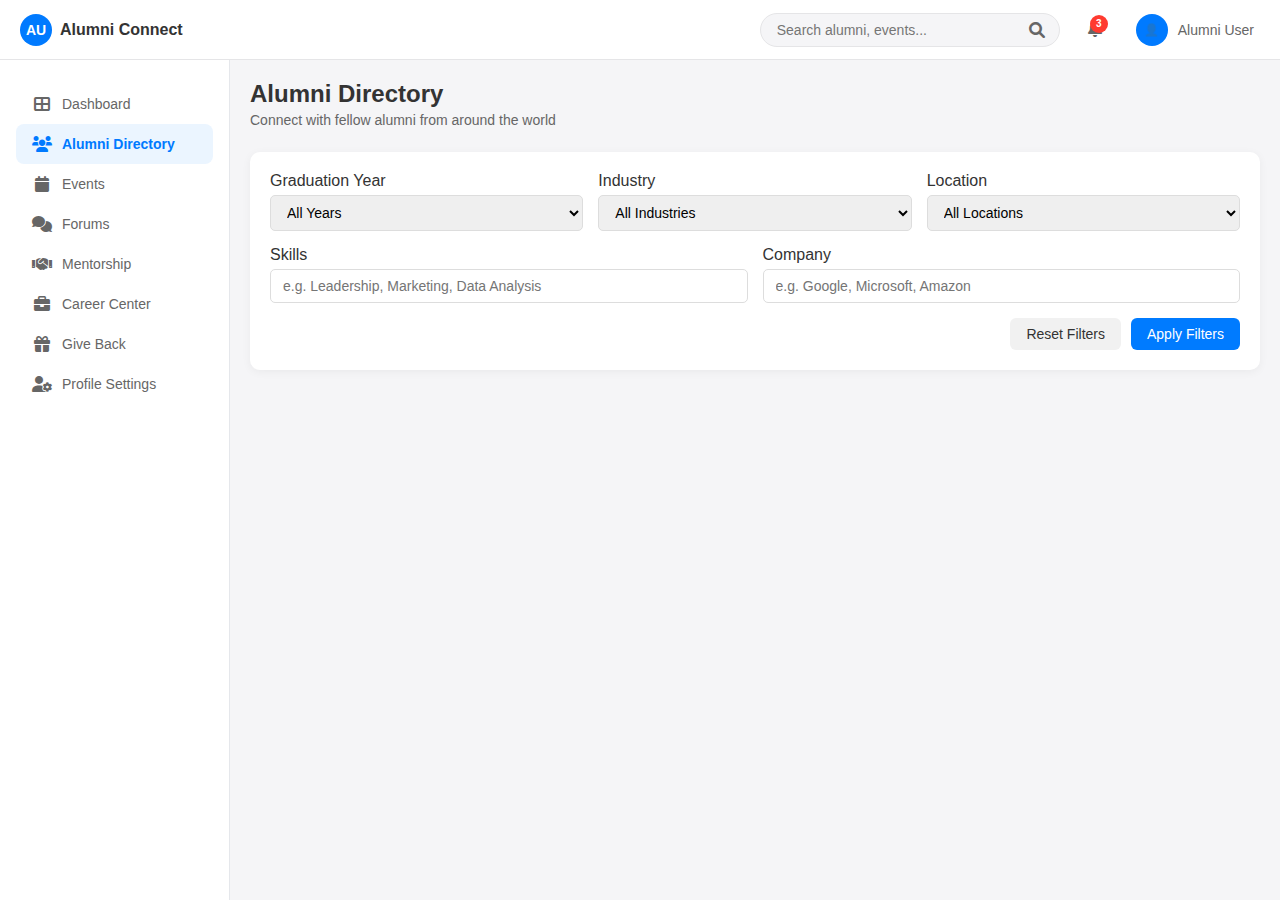
<file: alumni_directory.html>
<!DOCTYPE html>
<html lang="en">
<head>
    <meta charset="UTF-8">
    <meta name="viewport" content="width=device-width, initial-scale=1.0">
    <title>Alumni Directory | Alumni Dashboard</title>
    <link rel="stylesheet" href="https://cdnjs.cloudflare.com/ajax/libs/font-awesome/6.0.0-beta3/css/all.min.css">
    <link rel="stylesheet" href="common.css">
    <style>
        /* Alumni Directory Specific Styles */
        .directory-filters {
            background-color: white;
            border-radius: 10px;
            padding: 20px;
            margin-bottom: 20px;
            box-shadow: 0 2px 10px rgba(0,0,0,0.05);
        }
        
        .filter-row {
            display: flex;
            flex-wrap: wrap;
            gap: 15px;
            margin-bottom: 15px;
        }
        
        .filter-group {
            flex: 1;
            min-width: 200px;
        }
        
        .filter-group label {
            display: block;
            margin-bottom: 5px;
            font-weight: 500;
            color: #333;
        }
        
        .filter-group select,
        .filter-group input {
            width: 100%;
            padding: 8px 12px;
            border: 1px solid #ddd;
            border-radius: 5px;
            font-size: 14px;
        }
        
        .filter-actions {
            display: flex;
            justify-content: flex-end;
            gap: 10px;
        }
        /* Base button */
.btn {
  padding: 8px 16px;
  border: none;
  border-radius: 6px;
  font-size: 14px;
  font-weight: 500;
  cursor: pointer;
  transition: background-color 0.2s ease, transform 0.1s ease;
}

/* Secondary (Reset) */
.btn-secondary {
  background-color: #f1f1f1;
  color: #333;
}

.btn-secondary:hover {
  background-color: #e2e2e2;
}

/* Primary (Apply) */
.btn-primary {
  background-color: #007bff;
  color: #fff;
}

.btn-primary:hover {
  background-color: #0069d9;
}

/* Optional: slight hover "lift" */
.btn:hover {
  transform: translateY(-1px);
}

/* Keep them aligned */
.filter-actions {
  display: flex;
  gap: 10px;   /* space between buttons */
  margin-top: 10px;
}

         /*.alumni-grid {
            display: grid;
            grid-template-columns: repeat(auto-fill, minmax(300px, 1fr));
            gap: 20px;
        }
        
        .alumni-card {
            background-color: white;
            border-radius: 10px;
            overflow: hidden;
            box-shadow: 0 2px 10px rgba(0,0,0,0.05);
            transition: transform 0.2s, box-shadow 0.2s;
        }
        
        .alumni-card:hover {
            transform: translateY(-5px);
            box-shadow: 0 5px 15px rgba(0,0,0,0.1);
        }
        
        .alumni-header {
            position: relative;
            height: 80px;
            background: linear-gradient(135deg, #4a6fdc, #6c8ff8);
            color: white;
            padding: 15px;
        }
        
        .alumni-avatar {
            position: absolute;
            bottom: -30px;
            left: 15px;
            width: 60px;
            height: 60px;
            border-radius: 50%;
            background-color: #f0f0f0;
            border: 3px solid white;
            overflow: hidden;
            display: flex;
            align-items: center;
            justify-content: center;
        }
        
        .alumni-avatar img {
            width: 100%;
            height: 100%;
            object-fit: cover;
        }
        
        .alumni-avatar .initials {
            font-size: 24px;
            font-weight: bold;
            color: #4a6fdc;
        }
        
        .alumni-content {
            padding: 20px 15px 15px;
        }
        
        .alumni-name {
            margin-top: 15px;
            font-size: 18px;
            font-weight: 600;
            margin-bottom: 5px;
        }
        
        .alumni-title {
            color: #666;
            font-size: 14px;
            margin-bottom: 10px;
        }
        
        .alumni-company {
            font-weight: 500;
            margin-bottom: 15px;
        }
        
        .alumni-class {
            display: inline-block;
            background-color: #f0f4ff;
            color: #4a6fdc;
            padding: 3px 10px;
            border-radius: 15px;
            font-size: 12px;
            margin-bottom: 15px;
        }
        
        .alumni-skills {
            display: flex;
            flex-wrap: wrap;
            gap: 5px;
            margin-bottom: 15px;
        }
        
        .skill-tag {
            background-color: #f5f5f7;
            padding: 3px 8px;
            border-radius: 3px;
            font-size: 12px;
            color: #555;
        }
        
        .alumni-actions {
            display: flex;
            justify-content: space-between;
            border-top: 1px solid #eee;
            padding-top: 15px;
            margin-top: 10px;
        }
        
        .alumni-action-btn {
            background: none;
            border: none;
            color: #4a6fdc;
            cursor: pointer;
            display: flex;
            align-items: center;
            gap: 5px;
            font-size: 13px;
            padding: 5px;
        }
        
        .alumni-action-btn:hover {
            color: #2a4fbc;
        }
        
        .pagination {
            display: flex;
            justify-content: center;
            margin-top: 30px;
            gap: 5px;
        }
        
        .pagination-btn {
            width: 35px;
            height: 35px;
            display: flex;
            align-items: center;
            justify-content: center;
            border: 1px solid #ddd;
            border-radius: 5px;
            background-color: white;
            cursor: pointer;
        }
        
        .pagination-btn.active {
            background-color: #4a6fdc;
            color: white;
            border-color: #4a6fdc;
        }
        
        .pagination-btn:hover:not(.active) {
            background-color: #f5f5f7;
        }
        
        @media (max-width: 768px) {
            .filter-row {
                flex-direction: column;
                gap: 10px;
            }
            
            .alumni-grid {
                grid-template-columns: 1fr;
            }
        } */
    </style>
</head>
<body>
    <!-- Top Header -->
    <div class="top-header">
        <div class="logo-section">
            <div class="logo">
                <div class="logo-icon">AU</div>
                <span class="logo-text">Alumni Connect</span>
            </div>
        </div>
        
        <div class="header-right">
            <div class="search-bar">
                <input type="text" class="search-input" placeholder="Search alumni, events...">
                <i class="fas fa-search search-icon"></i>
            </div>
            <button class="notification-icon">
                <i class="fas fa-bell"></i>
                <span class="notification-badge">3</span>
            </button>
            <div class="user-info">
                <div class="user-avatar">👤</div>
                <span class="user-name">Alumni User</span>
            </div>
        </div>
    </div>
    
    <div class="container">
       <!-- Sidebar -->
        <nav class="sidebar">
            <a href="alumni_dashboard.html" class="nav-item active">
                <i class="fas fa-th-large"></i>
                Dashboard
            </a>
            <a href="alumni_directory.html" class="nav-item">
                <i class="fas fa-users"></i>
                Alumni Directory
            </a>
            <a href="alumni_events.html" class="nav-item">
                <i class="fas fa-calendar"></i>
                Events
            </a>
            <a href="alumni_forum.html" class="nav-item">
                <i class="fas fa-comments"></i>
                Forums
            </a>
            <a href="alumni_mentorship.html" class="nav-item">
                <i class="fas fa-handshake"></i>
                Mentorship
            </a>
            <a href="alumni_career.html" class="nav-item">
                <i class="fas fa-briefcase"></i>
                Career Center
            </a>
            <a href="alumni_giveback.html" class="nav-item">
                <i class="fas fa-gift"></i>
                Give Back
            </a>
            <a href="alumni_profile.html" class="nav-item">
                <i class="fas fa-user-cog"></i>
                Profile Settings
            </a>
        </nav>
        <!-- Main Content -->
        <main class="main-content">
            <div class="welcome-section">
                <h1 class="welcome-title">Alumni Directory</h1>
                <p class="welcome-subtitle">Connect with fellow alumni from around the world</p>
            </div>
            <!-- Directory Filters -->
            <section class="directory-filters">
                <div class="filter-row">
                    <div class="filter-group">
                        <label for="graduationYear">Graduation Year</label>
                        <select id="graduationYear">
                            <option value="">All Years</option>
                            <option value="2023">2023</option>
                            <option value="2022">2022</option>
                            <option value="2021">2021</option>
                            <option value="2020">2020</option>
                            <option value="2019">2019</option>
                            <option value="2018">2018</option>
                            <option value="2017">2017</option>
                            <option value="2016">2016</option>
                            <option value="2015">2015</option>
                            <option value="older">Before 2015</option>
                        </select>
                    </div>
                    
                    <div class="filter-group">
                        <label for="industry">Industry</label>
                        <select id="industry">
                            <option value="">All Industries</option>
                            <option value="technology">Technology</option>
                            <option value="finance">Finance</option>
                            <option value="healthcare">Healthcare</option>
                            <option value="education">Education</option>
                            <option value="manufacturing">Manufacturing</option>
                            <option value="retail">Retail</option>
                            <option value="consulting">Consulting</option>
                            <option value="nonprofit">Non-profit</option>
                            <option value="other">Other</option>
                        </select>
                    </div>
                    
                    <div class="filter-group">
                        <label for="location">Location</label>
                        <select id="location">
                            <option value="">All Locations</option>
                            <option value="usa">United States</option>
                            <option value="canada">Canada</option>
                            <option value="uk">United Kingdom</option>
                            <option value="europe">Europe</option>
                            <option value="asia">Asia</option>
                            <option value="australia">Australia</option>
                            <option value="other">Other</option>
                        </select>
                    </div>
                </div>
                
                <div class="filter-row">
                    <div class="filter-group">
                        <label for="skills">Skills</label>
                        <input type="text" id="skills" placeholder="e.g. Leadership, Marketing, Data Analysis">
                    </div>
                    
                    <div class="filter-group">
                        <label for="company">Company</label>
                        <input type="text" id="company" placeholder="e.g. Google, Microsoft, Amazon">
                    </div>
                </div>
                
                <div class="filter-actions">
                    <button class="btn btn-secondary" onclick="resetFilters()">Reset Filters</button>
                    <button class="btn btn-primary" onclick="applyFilters()">Apply Filters</button>
                </div>
            </section>
            
            <!-- Alumni Grid -->
            <!-- <section class="alumni-grid"> -->
                <!-- Alumni Card 1 -->
                <!-- <div class="alumni-card">
                    <div class="alumni-header">
                        <div class="alumni-avatar">
                            <img src="https://randomuser.me/api/portraits/men/32.jpg" alt="Michael Chen">
                        </div>
                    </div>
                    <div class="alumni-content">
                        <h3 class="alumni-name">Michael Chen</h3>
                        <p class="alumni-title">Senior Software Engineer</p>
                        <p class="alumni-company">Google</p>
                        <span class="alumni-class">Class of 2018</span>
                        <div class="alumni-skills">
                            <span class="skill-tag">Machine Learning</span>
                            <span class="skill-tag">Python</span>
                            <span class="skill-tag">Cloud Computing</span>
                        </div>
                        <div class="alumni-actions">
                            <button class="alumni-action-btn">
                                <i class="fas fa-envelope"></i>
                                <span>Message</span>
                            </button>
                            <button class="alumni-action-btn">
                                <i class="fas fa-user-plus"></i>
                                <span>Connect</span>
                            </button>
                        </div>
                    </div>
                </div> -->
                
                <!-- Alumni Card 2 -->
                <!-- <div class="alumni-card">
                    <div class="alumni-header">
                        <div class="alumni-avatar">
                            <img src="https://randomuser.me/api/portraits/women/28.jpg" alt="Jessica Williams">
                        </div>
                    </div>
                    <div class="alumni-content">
                        <h3 class="alumni-name">Jessica Williams</h3>
                        <p class="alumni-title">Marketing Director</p>
                        <p class="alumni-company">Adobe</p>
                        <span class="alumni-class">Class of 2015</span>
                        <div class="alumni-skills">
                            <span class="skill-tag">Digital Marketing</span>
                            <span class="skill-tag">Brand Strategy</span>
                            <span class="skill-tag">Analytics</span>
                        </div>
                        <div class="alumni-actions">
                            <button class="alumni-action-btn">
                                <i class="fas fa-envelope"></i>
                                <span>Message</span>
                            </button>
                            <button class="alumni-action-btn">
                                <i class="fas fa-user-plus"></i>
                                <span>Connect</span>
                            </button>
                        </div>
                    </div>
                </div>
                 -->
                <!-- Alumni Card 3 -->
                <!-- <div class="alumni-card">
                    <div class="alumni-header">
                        <div class="alumni-avatar">
                            <img src="https://randomuser.me/api/portraits/men/45.jpg" alt="David Rodriguez">
                        </div>
                    </div>
                    <div class="alumni-content">
                        <h3 class="alumni-name">David Rodriguez</h3>
                        <p class="alumni-title">Financial Analyst</p>
                        <p class="alumni-company">JP Morgan Chase</p>
                        <span class="alumni-class">Class of 2020</span>
                        <div class="alumni-skills">
                            <span class="skill-tag">Financial Modeling</span>
                            <span class="skill-tag">Investment</span>
                            <span class="skill-tag">Excel</span>
                        </div>
                        <div class="alumni-actions">
                            <button class="alumni-action-btn">
                                <i class="fas fa-envelope"></i>
                                <span>Message</span>
                            </button>
                            <button class="alumni-action-btn">
                                <i class="fas fa-user-plus"></i>
                                <span>Connect</span>
                            </button>
                        </div>
                    </div>
                </div> -->
                
                <!-- Alumni Card 4 -->
                <!-- <div class="alumni-card">
                    <div class="alumni-header">
                        <div class="alumni-avatar">
                            <img src="https://randomuser.me/api/portraits/women/65.jpg" alt="Priya Patel">
                        </div>
                    </div>
                    <div class="alumni-content">
                        <h3 class="alumni-name">Priya Patel</h3>
                        <p class="alumni-title">Product Manager</p>
                        <p class="alumni-company">Microsoft</p>
                        <span class="alumni-class">Class of 2019</span>
                        <div class="alumni-skills">
                            <span class="skill-tag">Product Strategy</span>
                            <span class="skill-tag">UX Design</span>
                            <span class="skill-tag">Agile</span>
                        </div>
                        <div class="alumni-actions">
                            <button class="alumni-action-btn">
                                <i class="fas fa-envelope"></i>
                                <span>Message</span>
                            </button>
                            <button class="alumni-action-btn">
                                <i class="fas fa-user-plus"></i>
                                <span>Connect</span>
                            </button>
                        </div>
                    </div>
                </div> -->
                
                <!-- Alumni Card 5 -->
                <!-- <div class="alumni-card">
                    <div class="alumni-header">
                        <div class="alumni-avatar">
                            <img src="https://randomuser.me/api/portraits/men/22.jpg" alt="James Wilson">
                        </div>
                    </div>
                    <div class="alumni-content">
                        <h3 class="alumni-name">James Wilson</h3>
                        <p class="alumni-title">Healthcare Consultant</p>
                        <p class="alumni-company">Deloitte</p>
                        <span class="alumni-class">Class of 2017</span>
                        <div class="alumni-skills">
                            <span class="skill-tag">Healthcare</span>
                            <span class="skill-tag">Consulting</span>
                            <span class="skill-tag">Data Analysis</span>
                        </div>
                        <div class="alumni-actions">
                            <button class="alumni-action-btn">
                                <i class="fas fa-envelope"></i>
                                <span>Message</span>
                            </button>
                            <button class="alumni-action-btn">
                                <i class="fas fa-user-plus"></i>
                                <span>Connect</span>
                            </button>
                        </div>
                    </div>
                </div>
                 -->
                <!-- Alumni Card 6 -->
                <!-- <div class="alumni-card">
                    <div class="alumni-header">
                        <div class="alumni-avatar">
                            <img src="https://randomuser.me/api/portraits/women/33.jpg" alt="Emma Thompson">
                        </div>
                    </div>
                    <div class="alumni-content">
                        <h3 class="alumni-name">Emma Thompson</h3>
                        <p class="alumni-title">UX Designer</p>
                        <p class="alumni-company">Apple</p>
                        <span class="alumni-class">Class of 2021</span>
                        <div class="alumni-skills">
                            <span class="skill-tag">UI/UX</span>
                            <span class="skill-tag">Figma</span>
                            <span class="skill-tag">User Research</span>
                        </div>
                        <div class="alumni-actions">
                            <button class="alumni-action-btn">
                                <i class="fas fa-envelope"></i>
                                <span>Message</span>
                            </button>
                            <button class="alumni-action-btn">
                                <i class="fas fa-user-plus"></i>
                                <span>Connect</span>
                            </button>
                        </div>
                    </div>
                </div>
            </section> -->
            
            <!-- Pagination -->
            <!-- <div class="pagination">
                <button class="pagination-btn"><i class="fas fa-chevron-left"></i></button>
                <button class="pagination-btn active">1</button>
                <button class="pagination-btn">2</button>
                <button class="pagination-btn">3</button>
                <button class="pagination-btn">4</button>
                <button class="pagination-btn">5</button>
                <button class="pagination-btn"><i class="fas fa-chevron-right"></i></button>
            </div> -->
        </main>
    </div>
    
    <!-- JavaScript -->
     
    <script src="common.js"></script>
    <script>
         function handleLogout() {
            if (window.loginManager && typeof window.loginManager.logout === 'function') {
                window.loginManager.logout();
            } else {
                // Fallback: clear session and redirect manually
                localStorage.removeItem('userSession');
                window.location.href = '../index.html';
            }
        }

        // User Menu Functions (same as alumni dashboard)
        function showUserMenu() {
            showModal(
                'User Menu',
                `
                <div class="user-menu-items">
                    <div class="menu-item-button" onclick="showHelpModal()">
                        <i class="fas fa-question-circle"></i>
                        Help & Support
                    </div>
                    <div class="menu-item-button logout-item" onclick="handleLogout()">
                        <i class="fas fa-sign-out-alt"></i>
                        Logout
                    </div>
                </div>
                `,
                [{ text: 'Close', action: 'closeCurrentModal', className: 'btn-ghost' }]
            );
        }

        function showHelpModal() {
            showModal(
                'Help & Support',
                `
                <h4>Frequently Asked Questions</h4>
                <details style="margin: 12px 0;">
                    <summary style="cursor: pointer; font-weight: 600;">How do I search for specific alumni?</summary>
                    <p style="margin-top: 8px; color: #666;">Use the filter options to narrow down by graduation year, industry, location, skills, or company. You can also use the search bar at the top.</p>
                </details>
                <details style="margin: 12px 0;">
                    <summary style="cursor: pointer; font-weight: 600;">How do I connect with alumni?</summary>
                    <p style="margin-top: 8px; color: #666;">Click on an alumni profile and use the "Connect" or "Message" buttons to reach out to them directly.</p>
                </details>
                <details style="margin: 12px 0;">
                    <summary style="cursor: pointer; font-weight: 600;">How do I update my profile visibility?</summary>
                    <p style="margin-top: 8px; color: #666;">Go to Profile Settings to control what information is visible to other alumni in the directory.</p>
                </details>
                <p style="margin-top: 20px;"><strong>Need more help?</strong> Contact us at support@alumniconnect.edu</p>
                `,
                [{ text: 'Close', action: 'closeCurrentModal', className: 'btn-primary' }]
            );
        }

        // Initialize user menu functionality
        document.addEventListener('DOMContentLoaded', function() {
            const userInfo = document.querySelector('.user-info');
            if (userInfo) {
                userInfo.addEventListener('click', function() {
                    showUserMenu();
                });
            }
        });

        // Modal System Functions (copied from student dashboard common.js)
        function showModal(title, content, actions = []) {
            const existingModal = document.querySelector('.modal-overlay');
            if (existingModal) {
                existingModal.remove();
            }
            
            const modalOverlay = document.createElement('div');
            modalOverlay.className = 'modal-overlay';
            modalOverlay.style.cssText = `
                position: fixed;
                top: 0;
                left: 0;
                width: 100%;
                height: 100%;
                background: rgba(0, 0, 0, 0.5);
                display: flex;
                align-items: center;
                justify-content: center;
                z-index: 10000;
            `;
            
            modalOverlay.innerHTML = `
                <div class="modal" style="
                    background: white;
                    border-radius: 12px;
                    max-width: 500px;
                    width: 90%;
                    max-height: 80vh;
                    overflow-y: auto;
                    box-shadow: 0 20px 25px -5px rgba(0, 0, 0, 0.1);
                ">
                    <div class="modal-header" style="
                        padding: 24px 24px 0 24px;
                        display: flex;
                        justify-content: space-between;
                        align-items: center;
                        border-bottom: 1px solid #e5e7eb;
                        margin-bottom: 20px;
                        padding-bottom: 16px;
                    ">
                        <h3 class="modal-title" style="
                            margin: 0;
                            font-size: 18px;
                            font-weight: 600;
                            color: #333;
                        ">${title}</h3>
                        <button class="modal-close" style="
                            background: none;
                            border: none;
                            font-size: 24px;
                            cursor: pointer;
                            color: #666;
                            padding: 0;
                            width: 32px;
                            height: 32px;
                            border-radius: 50%;
                            display: flex;
                            align-items: center;
                            justify-content: center;
                        ">&times;</button>
                    </div>
                    <div class="modal-body" style="padding: 0 24px 20px 24px;">
                        ${content}
                    </div>
                    ${actions.length > 0 ? `
                        <div class="modal-footer" style="
                            padding: 16px 24px 24px 24px;
                            display: flex;
                            gap: 12px;
                            justify-content: flex-end;
                            border-top: 1px solid #e5e7eb;
                            margin-top: 20px;
                            padding-top: 16px;
                        ">
                            ${actions.map(action => `
                                <button class="btn ${action.className || 'btn-primary'}" data-action="${action.action}" style="
                                    padding: 8px 16px;
                                    border: none;
                                    border-radius: 6px;
                                    cursor: pointer;
                                    font-size: 14px;
                                    font-weight: 500;
                                    ${action.className === 'btn-ghost' 
                                        ? 'background: transparent; color: #666; border: 1px solid #e5e7eb;' 
                                        : 'background: #007AFF; color: white;'
                                    }
                                ">
                                    ${action.text}
                                </button>
                            `).join('')}
                        </div>
                    ` : ''}
                </div>
            `;
            
            document.body.appendChild(modalOverlay);
            
            // Add additional styles
            const style = document.createElement('style');
            style.textContent = `
                .modal-overlay .user-menu-items { padding: 8px 0; }
                .modal-overlay .menu-item-button { 
                    display: flex;
                    align-items: center;
                    gap: 12px;
                    padding: 12px 16px;
                    color: #1f2937;
                    cursor: pointer;
                    transition: all 0.2s;
                    border-radius: 6px;
                }
                .modal-overlay .menu-item-button:hover { background: #f3f4f6; }
                .modal-overlay .menu-item-button i { 
                    width: 20px; 
                    text-align: center; 
                    color: #6b7280; 
                }
                .modal-overlay .menu-item-button.logout-item { 
                    color: #dc2626; 
                    margin-top: 8px; 
                    border-top: 1px solid #e5e7eb; 
                    padding-top: 16px; 
                }
                .modal-overlay .menu-item-button.logout-item i { color: #dc2626; }
                .modal-overlay .menu-item-button.logout-item:hover { background: #fef2f2; }
                .modal-overlay .btn:hover { opacity: 0.9; }
            `;
            document.head.appendChild(style);
            
            // Event listeners
            const closeBtn = modalOverlay.querySelector('.modal-close');
            closeBtn.addEventListener('click', () => closeModal(modalOverlay));
            
            modalOverlay.addEventListener('click', (e) => {
                if (e.target === modalOverlay) {
                    closeModal(modalOverlay);
                }
            });
            
            const actionButtons = modalOverlay.querySelectorAll('[data-action]');
            actionButtons.forEach(btn => {
                btn.addEventListener('click', (e) => {
                    const actionName = e.target.dataset.action;
                    if (typeof window[actionName] === 'function') {
                        window[actionName]();
                    } else {
                        closeModal(modalOverlay);
                    }
                });
            });
            
            return modalOverlay;
        }

        function closeModal(modalOverlay) {
            if (modalOverlay && modalOverlay.parentNode) {
                modalOverlay.parentNode.removeChild(modalOverlay);
            }
        }

        function closeCurrentModal() {
            const modal = document.querySelector('.modal-overlay');
            if (modal) {
                closeModal(modal);
            }
        }

        // Notification function
        function showNotification(message, type = 'info') {
            const notification = document.createElement('div');
            notification.className = `toast-notification ${type}`;
            
            const colors = {
                success: { bg: '#10b981', border: '#059669' },
                error: { bg: '#ef4444', border: '#dc2626' },
                warning: { bg: '#f59e0b', border: '#d97706' },
                info: { bg: '#3b82f6', border: '#2563eb' }
            };
            
            const color = colors[type] || colors.info;
            
            notification.style.cssText = `
                background: ${color.bg};
                color: white;
                padding: 12px 16px;
                border-radius: 8px;
                border-left: 4px solid ${color.border};
                box-shadow: 0 4px 12px rgba(0, 0, 0, 0.15);
                max-width: 300px;
                word-wrap: break-word;
                position: fixed;
                top: 80px;
                right: 20px;
                z-index: 10001;
                transform: translateX(100%);
                transition: transform 0.3s ease;
                cursor: pointer;
                font-size: 14px;
            `;
            
            notification.innerHTML = `
                <div style="display: flex; align-items: center; gap: 8px;">
                    <span>${getNotificationIcon(type)}</span>
                    <span>${message}</span>
                    <button style="
                        background: none; 
                        border: none; 
                        color: white; 
                        cursor: pointer; 
                        font-size: 16px;
                        margin-left: auto;
                        opacity: 0.8;
                    " onclick="this.parentElement.parentElement.remove()">&times;</button>
                </div>
            `;
            
            document.body.appendChild(notification);
            
            // Animate in
            setTimeout(() => {
                notification.style.transform = 'translateX(0)';
            }, 100);
            
            // Auto remove after 5 seconds
            setTimeout(() => {
                if (notification.parentNode) {
                    notification.style.transform = 'translateX(100%)';
                    setTimeout(() => {
                        if (notification.parentNode) {
                            notification.remove();
                        }
                    }, 300);
                }
            }, 5000);
            
            // Click to remove
            notification.addEventListener('click', () => {
                notification.style.transform = 'translateX(100%)';
                setTimeout(() => {
                    if (notification.parentNode) {
                        notification.remove();
                    }
                }, 300);
            });
        }

        function getNotificationIcon(type) {
            const icons = {
                success: '✓',
                error: '✕',
                warning: '⚠',
                info: 'ℹ'
            };
            return icons[type] || icons.info;
        }
        // Sample alumni data for demonstration
        const alumniData = [
            {
                id: 'alumni1',
                name: 'Michael Chen',
                title: 'Senior Software Engineer',
                company: 'Google',
                class: '2018',
                skills: ['Machine Learning', 'Python', 'Cloud Computing'],
                industry: 'technology',
                location: 'usa',
                avatar: 'https://randomuser.me/api/portraits/men/32.jpg'
            },
            {
                id: 'alumni2',
                name: 'Jessica Williams',
                title: 'Marketing Director',
                company: 'Adobe',
                class: '2015',
                skills: ['Digital Marketing', 'Brand Strategy', 'Analytics'],
                industry: 'technology',
                location: 'usa',
                avatar: 'https://randomuser.me/api/portraits/women/28.jpg'
            },
            // More alumni data would be here in a real application
        ];
        
        // Filter functions
        function applyFilters() {
            const year = document.getElementById('graduationYear').value;
            const industry = document.getElementById('industry').value;
            const location = document.getElementById('location').value;
            const skills = document.getElementById('skills').value.toLowerCase();
            const company = document.getElementById('company').value.toLowerCase();
            
            console.log(`Applying filters: Year=${year}, Industry=${industry}, Location=${location}, Skills=${skills}, Company=${company}`);
            showNotification('Filters applied successfully', 'success');
            
            // In a real application, this would filter the alumni cards
            // For demo purposes, we'll just show a notification
        }
        
        function resetFilters() {
            document.getElementById('graduationYear').value = '';
            document.getElementById('industry').value = '';
            document.getElementById('location').value = '';
            document.getElementById('skills').value = '';
            document.getElementById('company').value = '';
            
            console.log('Filters reset');
            showNotification('Filters have been reset', 'info');
        }
        
    </script>
    
</body>
</html>
</file>
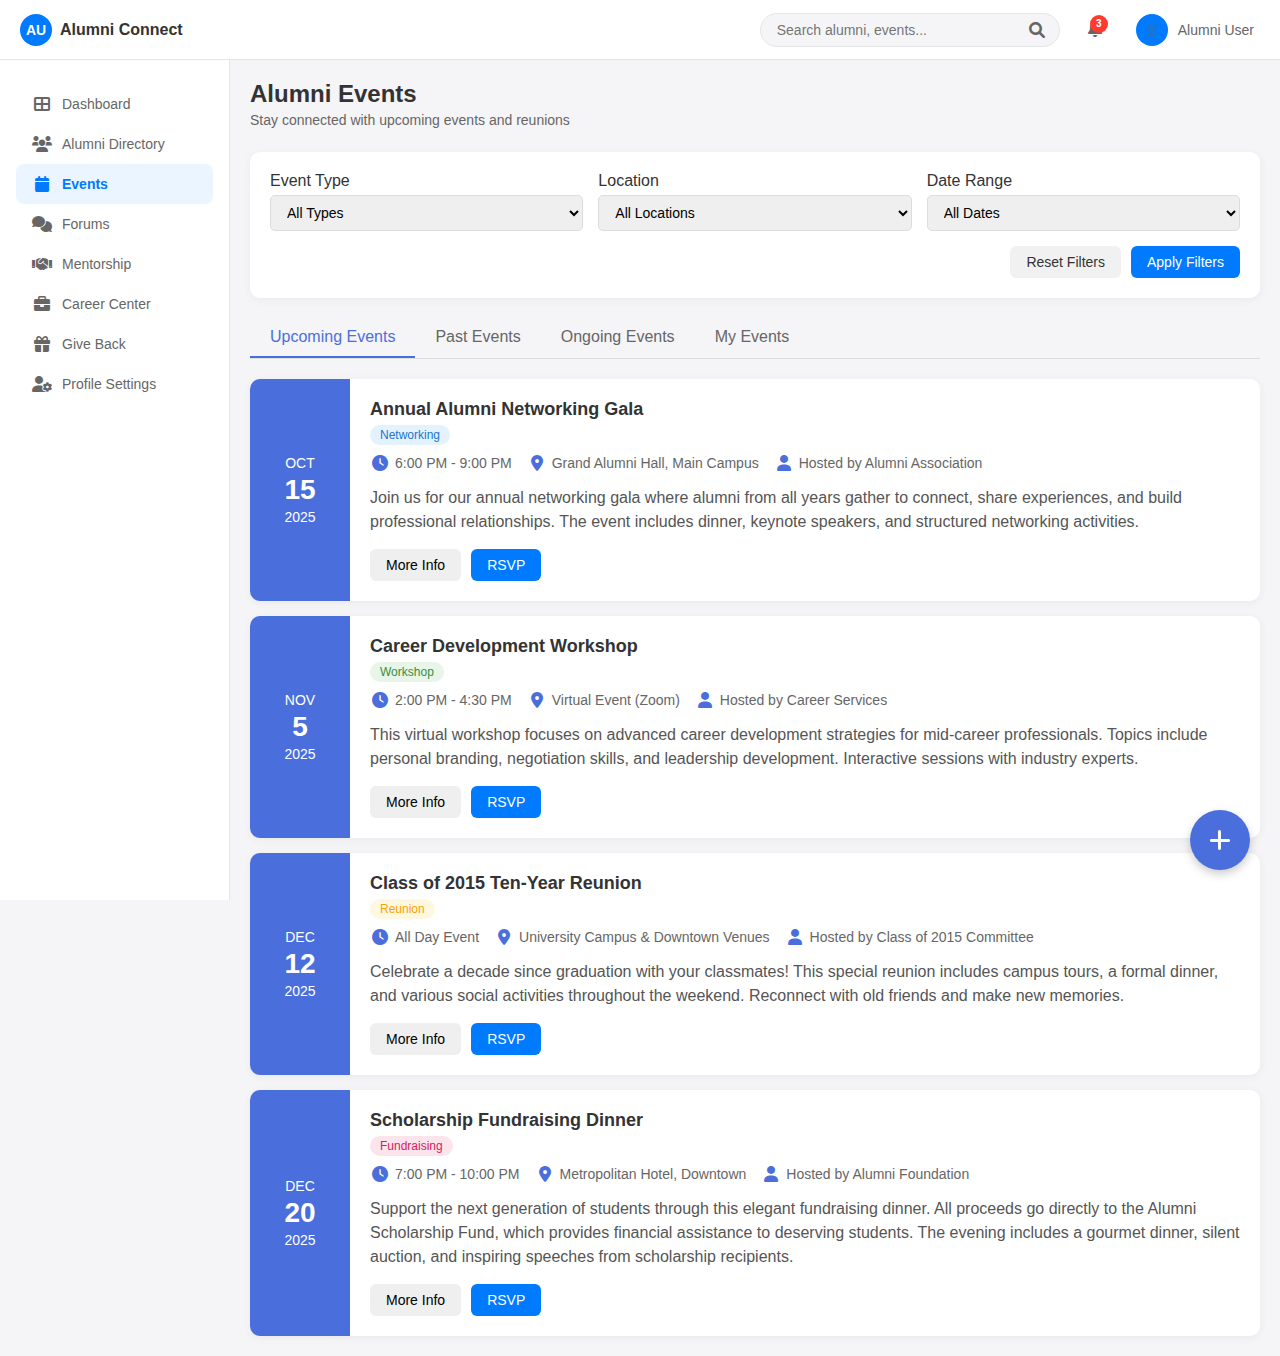
<file: alumni_events.html>
<!DOCTYPE html>
<html lang="en">
<head>
    <meta charset="UTF-8">
    <meta name="viewport" content="width=device-width, initial-scale=1.0">
    <title>Alumni Events | Alumni Dashboard</title>
    <link rel="stylesheet" href="https://cdnjs.cloudflare.com/ajax/libs/font-awesome/6.0.0-beta3/css/all.min.css">
    <link rel="stylesheet" href="common.css">
    <style>
        /* Events Page Specific Styles */
        /* Base button */
.btn {
  padding: 8px 16px;
  border: none;
  border-radius: 6px;
  font-size: 14px;
  font-weight: 500;
  cursor: pointer;
  transition: background-color 0.2s ease, transform 0.1s ease;
}

/* Secondary (Reset) */
.btn-secondary {
  background-color: #f1f1f1;
  color: #333;
}

.btn-secondary:hover {
  background-color: #e2e2e2;
}

/* Primary (Apply) */
.btn-primary {
  background-color: #007bff;
  color: #fff;
}

.btn-primary:hover {
  background-color: #0069d9;
}

/* Optional: slight hover "lift" */
.btn:hover {
  transform: translateY(-1px);
}

/* Keep them aligned */
.filter-actions {
  display: flex;
  gap: 10px;   /* space between buttons */
  margin-top: 10px;
}

        .events-container {
            display: flex;
            flex-direction: column;
            gap: 20px;
        }
        
        .event-filters {
            background-color: white;
            border-radius: 10px;
            padding: 20px;
            margin-bottom: 20px;
            box-shadow: 0 2px 10px rgba(0,0,0,0.05);
        }
        
        .filter-row {
            display: flex;
            flex-wrap: wrap;
            gap: 15px;
            margin-bottom: 15px;
        }
        
        .filter-group {
            flex: 1;
            min-width: 200px;
        }
        
        .filter-group label {
            display: block;
            margin-bottom: 5px;
            font-weight: 500;
            color: #333;
        }
        
        .filter-group select,
        .filter-group input {
            width: 100%;
            padding: 8px 12px;
            border: 1px solid #ddd;
            border-radius: 5px;
            font-size: 14px;
        }
        
        .filter-actions {
            display: flex;
            justify-content: flex-end;
            gap: 10px;
        }
        
        .events-tabs {
            display: flex;
            border-bottom: 1px solid #ddd;
            margin-bottom: 20px;
        }
        
        .events-tab {
            padding: 10px 20px;
            cursor: pointer;
            font-weight: 500;
            color: #666;
            border-bottom: 2px solid transparent;
            transition: all 0.2s;
        }
        
        .events-tab.active {
            color: #4a6fdc;
            border-bottom-color: #4a6fdc;
        }
        
        .events-tab:hover:not(.active) {
            color: #333;
            border-bottom-color: #ddd;
        }
        
        .event-list {
            display: flex;
            flex-direction: column;
            gap: 15px;
        }
        
        .event-item {
            background-color: white;
            border-radius: 10px;
            overflow: hidden;
            box-shadow: 0 2px 10px rgba(0,0,0,0.05);
            display: flex;
            transition: transform 0.2s, box-shadow 0.2s;
        }
        
        .event-item:hover {
            transform: translateY(-3px);
            box-shadow: 0 5px 15px rgba(0,0,0,0.1);
        }
        
        .event-date {
            width: 100px;
            background-color: #4a6fdc;
            color: white;
            display: flex;
            flex-direction: column;
            align-items: center;
            justify-content: center;
            padding: 15px;
            text-align: center;
        }
        
        .event-date .month {
            font-size: 14px;
            text-transform: uppercase;
            font-weight: 500;
        }
        
        .event-date .day {
            font-size: 28px;
            font-weight: 700;
            line-height: 1;
            margin: 5px 0;
        }
        
        .event-date .year {
            font-size: 14px;
        }
        
        .event-content {
            flex: 1;
            padding: 20px;
            display: flex;
            flex-direction: column;
        }
        
        .event-header {
            display: flex;
            justify-content: space-between;
            align-items: flex-start;
            margin-bottom: 10px;
        }
        
        .event-title {
            font-size: 18px;
            font-weight: 600;
            color: #333;
            margin-bottom: 5px;
        }
        
        .event-type {
            display: inline-block;
            padding: 3px 10px;
            border-radius: 15px;
            font-size: 12px;
            font-weight: 500;
        }
        
        .event-type.networking {
            background-color: #e3f2fd;
            color: #1976d2;
        }
        
        .event-type.workshop {
            background-color: #e8f5e9;
            color: #388e3c;
        }
        
        .event-type.reunion {
            background-color: #fff8e1;
            color: #ffa000;
        }
        
        .event-type.fundraising {
            background-color: #fce4ec;
            color: #d81b60;
        }
        
        .event-details {
            display: flex;
            flex-wrap: wrap;
            gap: 15px;
            margin-bottom: 15px;
        }
        
        .event-detail {
            display: flex;
            align-items: center;
            gap: 5px;
            color: #666;
            font-size: 14px;
        }
        
        .event-detail i {
            color: #4a6fdc;
            font-size: 16px;
            width: 20px;
            text-align: center;
        }
        
        .event-description {
            color: #555;
            margin-bottom: 15px;
            line-height: 1.5;
        }
        
        .event-footer {
            display: flex;
            justify-content: space-between;
            align-items: center;
            margin-top: auto;
        }
        
        .event-attendees {
            display: flex;
            align-items: center;
        }
        
        .attendee-avatars {
            display: flex;
            margin-right: 10px;
        }
        
        .attendee-avatar {
            width: 30px;
            height: 30px;
            border-radius: 50%;
            border: 2px solid white;
            overflow: hidden;
            margin-left: -10px;
        }
        
        .attendee-avatar:first-child {
            margin-left: 0;
        }
        
        .attendee-avatar img {
            width: 100%;
            height: 100%;
            object-fit: cover;
        }
        
        .attendee-count {
            font-size: 14px;
            color: #666;
        }
        
        .event-actions {
            display: flex;
            gap: 10px;
        }
        
        .create-event-btn {
            position: fixed;
            bottom: 30px;
            right: 30px;
            width: 60px;
            height: 60px;
            border-radius: 50%;
            background-color: #4a6fdc;
            color: white;
            display: flex;
            align-items: center;
            justify-content: center;
            box-shadow: 0 4px 10px rgba(0,0,0,0.2);
            cursor: pointer;
            transition: all 0.2s;
            z-index: 100;
        }
        
        .create-event-btn i {
            font-size: 24px;
        }
        
        .create-event-btn:hover {
            transform: scale(1.1);
            background-color: #3a5fcc;
        }
        
        .event-modal {
            max-width: 600px;
        }
        
        .event-form-group {
            margin-bottom: 15px;
        }
        
        .event-form-group label {
            display: block;
            margin-bottom: 5px;
            font-weight: 500;
        }
        
        .event-form-group input,
        .event-form-group select,
        .event-form-group textarea {
            width: 100%;
            padding: 10px;
            border: 1px solid #ddd;
            border-radius: 5px;
            font-size: 14px;
        }
        
        .event-form-group textarea {
            min-height: 100px;
            resize: vertical;
        }
        
        .event-form-row {
            display: flex;
            gap: 15px;
        }
        
        .event-form-row .event-form-group {
            flex: 1;
        }
        
        @media (max-width: 768px) {
            .event-item {
                flex-direction: column;
            }
            
            .event-date {
                width: 100%;
                padding: 10px;
                flex-direction: row;
                justify-content: center;
                gap: 5px;
            }
            
            .event-date .month,
            .event-date .day,
            .event-date .year {
                font-size: 16px;
                margin: 0;
            }
            
            .filter-row {
                flex-direction: column;
                gap: 10px;
            }
            
            .event-form-row {
                flex-direction: column;
                gap: 10px;
            }
        }
    </style>
</head>
 <!-- Top Header -->
    <div class="top-header">
        <div class="logo-section">
            <div class="logo">
                <div class="logo-icon">AU</div>
                <span class="logo-text">Alumni Connect</span>
            </div>
        </div>
        
        <div class="header-right">
            <div class="search-bar">
                <input type="text" class="search-input" placeholder="Search alumni, events...">
                <i class="fas fa-search search-icon"></i>
            </div>
            <button class="notification-icon">
                <i class="fas fa-bell"></i>
                <span class="notification-badge">3</span>
            </button>
            <div class="user-info">
                <div class="user-avatar">👤</div>
                <span class="user-name">Alumni User</span>
            </div>
        </div>
    </div>

    <div class="container">
        <!-- Sidebar -->
        <nav class="sidebar">
            <a href="alumni_dashboard.html" class="nav-item active">
                <i class="fas fa-th-large"></i>
                Dashboard
            </a>
            <a href="alumni_directory.html" class="nav-item">
                <i class="fas fa-users"></i>
                Alumni Directory
            </a>
            <a href="alumni_events.html" class="nav-item">
                <i class="fas fa-calendar"></i>
                Events
            </a>
            <a href="alumni_forum.html" class="nav-item">
                <i class="fas fa-comments"></i>
                Forums
            </a>
            <a href="alumni_mentorship.html" class="nav-item">
                <i class="fas fa-handshake"></i>
                Mentorship
            </a>
            <a href="alumni_career.html" class="nav-item">
                <i class="fas fa-briefcase"></i>
                Career Center
            </a>
            <a href="alumni_giveback.html" class="nav-item">
                <i class="fas fa-gift"></i>
                Give Back
            </a>
            <a href="alumni_profile.html" class="nav-item">
                <i class="fas fa-user-cog"></i>
                Profile Settings
            </a>
        </nav>
        <!-- Main Content -->
        <main class="main-content">
            <div class="welcome-section">
                <h1 class="welcome-title">Alumni Events</h1>
                <p class="welcome-subtitle">Stay connected with upcoming events and reunions</p>
            </div>
            <!-- Event Filters -->
            <section class="event-filters">
                <div class="filter-row">
                    <div class="filter-group">
                        <label for="eventType">Event Type</label>
                        <select id="eventType">
                            <option value="">All Types</option>
                            <option value="networking">Networking</option>
                            <option value="workshop">Workshop</option>
                            <option value="reunion">Reunion</option>
                            <option value="fundraising">Fundraising</option>
                            <option value="career">Career Fair</option>
                            <option value="social">Social Gathering</option>
                        </select>
                    </div>
                    
                    <div class="filter-group">
                        <label for="eventLocation">Location</label>
                        <select id="eventLocation">
                            <option value="">All Locations</option>
                            <option value="campus">On Campus</option>
                            <option value="online">Virtual/Online</option>
                            <option value="local">Local Area</option>
                            <option value="regional">Regional</option>
                            <option value="international">International</option>
                        </select>
                    </div>
                    
                    <div class="filter-group">
                        <label for="eventDate">Date Range</label>
                        <select id="eventDate">
                            <option value="">All Dates</option>
                            <option value="today">Today</option>
                            <option value="week">This Week</option>
                            <option value="month">This Month</option>
                            <option value="quarter">Next 3 Months</option>
                            <option value="year">This Year</option>
                        </select>
                    </div>
                </div>
                
                <div class="filter-actions">
                    <button class="btn btn-secondary" onclick="resetFilters()">Reset Filters</button>
                    <button class="btn btn-primary" onclick="applyFilters()">Apply Filters</button>
                </div>
            </section>
            
            <!-- Events Tabs -->
            <div class="events-tabs">
                <div class="events-tab active" data-tab="upcoming">Upcoming Events</div>
                <div class="events-tab" data-tab="past">Past Events</div>
                <div class="events-tab" data-tab="my">Ongoing Events</div>
                <div class="events-tab" data-tab="hosting">My Events</div>
            </div>
            
            <!-- Events List -->
            <div class="events-container">
                <div class="event-list">
                    <!-- Event Item 1 -->
                    <div class="event-item">
                        <div class="event-date">
                            <span class="month">Oct</span>
                            <span class="day">15</span>
                            <span class="year">2025</span>
                        </div>
                        <div class="event-content">
                            <div class="event-header">
                                <div>
                                    <h3 class="event-title">Annual Alumni Networking Gala</h3>
                                    <span class="event-type networking">Networking</span>
                                </div>
                            </div>
                            <div class="event-details">
                                <div class="event-detail">
                                    <i class="fas fa-clock"></i>
                                    <span>6:00 PM - 9:00 PM</span>
                                </div>
                                <div class="event-detail">
                                    <i class="fas fa-map-marker-alt"></i>
                                    <span>Grand Alumni Hall, Main Campus</span>
                                </div>
                                <div class="event-detail">
                                    <i class="fas fa-user"></i>
                                    <span>Hosted by Alumni Association</span>
                                </div>
                            </div>
                            <p class="event-description">Join us for our annual networking gala where alumni from all years gather to connect, share experiences, and build professional relationships. The event includes dinner, keynote speakers, and structured networking activities.</p>
                            <div class="event-footer">
                                <!-- <div class="event-attendees">
                                    <div class="attendee-avatars">
                                        <div class="attendee-avatar">
                                            <img src="https://randomuser.me/api/portraits/men/32.jpg" alt="Attendee">
                                        </div>
                                        <div class="attendee-avatar">
                                            <img src="https://randomuser.me/api/portraits/women/28.jpg" alt="Attendee">
                                        </div>
                                        <div class="attendee-avatar">
                                            <img src="https://randomuser.me/api/portraits/men/45.jpg" alt="Attendee">
                                        </div>
                                    </div> 
                                    <span class="attendee-count">68 attending</span>
                                </div> -->
                                <div class="event-actions">
                                    <button class="btn btn-outline">More Info</button>
                                    <button class="btn btn-primary">RSVP</button>
                                </div>
                            </div> 
                        </div>
                    </div>
                    
                    <!-- Event Item 2 -->
                    <div class="event-item">
                        <div class="event-date">
                            <span class="month">Nov</span>
                            <span class="day">5</span>
                            <span class="year">2025</span>
                        </div>
                        <div class="event-content">
                            <div class="event-header">
                                <div>
                                    <h3 class="event-title">Career Development Workshop</h3>
                                    <span class="event-type workshop">Workshop</span>
                                </div>
                            </div>
                            <div class="event-details">
                                <div class="event-detail">
                                    <i class="fas fa-clock"></i>
                                    <span>2:00 PM - 4:30 PM</span>
                                </div>
                                <div class="event-detail">
                                    <i class="fas fa-map-marker-alt"></i>
                                    <span>Virtual Event (Zoom)</span>
                                </div>
                                <div class="event-detail">
                                    <i class="fas fa-user"></i>
                                    <span>Hosted by Career Services</span>
                                </div>
                            </div>
                            <p class="event-description">This virtual workshop focuses on advanced career development strategies for mid-career professionals. Topics include personal branding, negotiation skills, and leadership development. Interactive sessions with industry experts.</p>
                            <div class="event-footer">
                                <!-- <div class="event-attendees">
                                     <div class="attendee-avatars">
                                        <div class="attendee-avatar">
                                            <img src="https://randomuser.me/api/portraits/women/65.jpg" alt="Attendee">
                                        </div>
                                        <div class="attendee-avatar">
                                            <img src="https://randomuser.me/api/portraits/men/22.jpg" alt="Attendee">
                                        </div>
                                        <div class="attendee-avatar">
                                            <img src="https://randomuser.me/api/portraits/women/33.jpg" alt="Attendee">
                                        </div>
                                    </div> 
                                    <span class="attendee-count">42 attending</span>
                                </div> -->
                                <div class="event-actions">
                                    <button class="btn btn-outline">More Info</button>
                                    <button class="btn btn-primary">RSVP</button>
                                </div>
                            </div>
                        </div>
                    </div>
                    
                    <!-- Event Item 3 -->
                    <div class="event-item">
                        <div class="event-date">
                            <span class="month">Dec</span>
                            <span class="day">12</span>
                            <span class="year">2025</span>
                        </div>
                        <div class="event-content">
                            <div class="event-header">
                                <div>
                                    <h3 class="event-title">Class of 2015 Ten-Year Reunion</h3>
                                    <span class="event-type reunion">Reunion</span>
                                </div>
                            </div>
                            <div class="event-details">
                                <div class="event-detail">
                                    <i class="fas fa-clock"></i>
                                    <span>All Day Event</span>
                                </div>
                                <div class="event-detail">
                                    <i class="fas fa-map-marker-alt"></i>
                                    <span>University Campus & Downtown Venues</span>
                                </div>
                                <div class="event-detail">
                                    <i class="fas fa-user"></i>
                                    <span>Hosted by Class of 2015 Committee</span>
                                </div>
                            </div>
                            <p class="event-description">Celebrate a decade since graduation with your classmates! This special reunion includes campus tours, a formal dinner, and various social activities throughout the weekend. Reconnect with old friends and make new memories.</p>
                            <div class="event-footer">
                                <!-- <div class="event-attendees">
                                    <div class="attendee-avatars">
                                        <div class="attendee-avatar">
                                            <img src="https://randomuser.me/api/portraits/men/67.jpg" alt="Attendee">
                                        </div>
                                        <div class="attendee-avatar">
                                            <img src="https://randomuser.me/api/portraits/women/54.jpg" alt="Attendee">
                                        </div>
                                        <div class="attendee-avatar">
                                            <img src="https://randomuser.me/api/portraits/men/12.jpg" alt="Attendee">
                                        </div>
                                    </div>
                                    <span class="attendee-count">124 attending</span>
                                </div> -->
                                <div class="event-actions">
                                    <button class="btn btn-outline">More Info</button>
                                    <button class="btn btn-primary">RSVP</button>
                                </div>
                            </div>
                        </div>
                    </div>
                    
                    <!-- Event Item 4 -->
                    <div class="event-item">
                        <div class="event-date">
                            <span class="month">Dec</span>
                            <span class="day">20</span>
                            <span class="year">2025</span>
                        </div>
                        <div class="event-content">
                            <div class="event-header">
                                <div>
                                    <h3 class="event-title">Scholarship Fundraising Dinner</h3>
                                    <span class="event-type fundraising">Fundraising</span>
                                </div>
                            </div>
                            <div class="event-details">
                                <div class="event-detail">
                                    <i class="fas fa-clock"></i>
                                    <span>7:00 PM - 10:00 PM</span>
                                </div>
                                <div class="event-detail">
                                    <i class="fas fa-map-marker-alt"></i>
                                    <span>Metropolitan Hotel, Downtown</span>
                                </div>
                                <div class="event-detail">
                                    <i class="fas fa-user"></i>
                                    <span>Hosted by Alumni Foundation</span>
                                </div>
                            </div>
                            <p class="event-description">Support the next generation of students through this elegant fundraising dinner. All proceeds go directly to the Alumni Scholarship Fund, which provides financial assistance to deserving students. The evening includes a gourmet dinner, silent auction, and inspiring speeches from scholarship recipients.</p>
                            <div class="event-footer">
                               <!--  <div class="event-attendees">
                                     <div class="attendee-avatars">
                                         <div class="attendee-avatar">
                                            <img src="https://randomuser.me/api/portraits/women/22.jpg" alt="Attendee">
                                        </div> 
                                        <div class="attendee-avatar">
                                            <img src="https://randomuser.me/api/portraits/men/55.jpg" alt="Attendee">
                                        </div>
                                        <div class="attendee-avatar">
                                            <img src="https://randomuser.me/api/portraits/women/44.jpg" alt="Attendee">
                                        </div>
                                    </div> 
                                    <span class="attendee-count">86 attending</span>
                                </div> -->
                                <div class="event-actions">
                                    <button class="btn btn-outline">More Info</button>
                                    <button class="btn btn-primary">RSVP</button>
                                </div>
                            </div>
                        </div>
                    </div>
                </div>
            </div>
            
            <!-- Create Event Button -->
            <div class="create-event-btn" onclick="showCreateEventModal()">
                <i class="fas fa-plus"></i>
            </div>
        </main>
    </div>
    
    <!-- JavaScript -->
     <script src="common.js"></script>
    <script>
         function handleLogout() {
            if (window.loginManager && typeof window.loginManager.logout === 'function') {
                window.loginManager.logout();
            } else {
                // Fallback: clear session and redirect manually
                localStorage.removeItem('userSession');
                window.location.href = '../index.html';
            }
        }

        // User Menu Functions (same as alumni dashboard)
        function showUserMenu() {
            showModal(
                'User Menu',
                `
                <div class="user-menu-items">
                    <div class="menu-item-button" onclick="showHelpModal()">
                        <i class="fas fa-question-circle"></i>
                        Help & Support
                    </div>
                    <div class="menu-item-button logout-item" onclick="handleLogout()">
                        <i class="fas fa-sign-out-alt"></i>
                        Logout
                    </div>
                </div>
                `,
                [{ text: 'Close', action: 'closeCurrentModal', className: 'btn-ghost' }]
            );
        }

        function showHelpModal() {
            showModal(
                'Help & Support',
                `
                <h4>Frequently Asked Questions</h4>
                <details style="margin: 12px 0;">
                    <summary style="cursor: pointer; font-weight: 600;">How do I search for specific alumni?</summary>
                    <p style="margin-top: 8px; color: #666;">Use the filter options to narrow down by graduation year, industry, location, skills, or company. You can also use the search bar at the top.</p>
                </details>
                <details style="margin: 12px 0;">
                    <summary style="cursor: pointer; font-weight: 600;">How do I connect with alumni?</summary>
                    <p style="margin-top: 8px; color: #666;">Click on an alumni profile and use the "Connect" or "Message" buttons to reach out to them directly.</p>
                </details>
                <details style="margin: 12px 0;">
                    <summary style="cursor: pointer; font-weight: 600;">How do I update my profile visibility?</summary>
                    <p style="margin-top: 8px; color: #666;">Go to Profile Settings to control what information is visible to other alumni in the directory.</p>
                </details>
                <p style="margin-top: 20px;"><strong>Need more help?</strong> Contact us at support@alumniconnect.edu</p>
                `,
                [{ text: 'Close', action: 'closeCurrentModal', className: 'btn-primary' }]
            );
        }

        // Initialize user menu functionality
        document.addEventListener('DOMContentLoaded', function() {
            const userInfo = document.querySelector('.user-info');
            if (userInfo) {
                userInfo.addEventListener('click', function() {
                    showUserMenu();
                });
            }
        });

        // Modal System Functions (copied from student dashboard common.js)
        function showModal(title, content, actions = []) {
            const existingModal = document.querySelector('.modal-overlay');
            if (existingModal) {
                existingModal.remove();
            }
            
            const modalOverlay = document.createElement('div');
            modalOverlay.className = 'modal-overlay';
            modalOverlay.style.cssText = `
                position: fixed;
                top: 0;
                left: 0;
                width: 100%;
                height: 100%;
                background: rgba(0, 0, 0, 0.5);
                display: flex;
                align-items: center;
                justify-content: center;
                z-index: 10000;
            `;
            
            modalOverlay.innerHTML = `
                <div class="modal" style="
                    background: white;
                    border-radius: 12px;
                    max-width: 500px;
                    width: 90%;
                    max-height: 80vh;
                    overflow-y: auto;
                    box-shadow: 0 20px 25px -5px rgba(0, 0, 0, 0.1);
                ">
                    <div class="modal-header" style="
                        padding: 24px 24px 0 24px;
                        display: flex;
                        justify-content: space-between;
                        align-items: center;
                        border-bottom: 1px solid #e5e7eb;
                        margin-bottom: 20px;
                        padding-bottom: 16px;
                    ">
                        <h3 class="modal-title" style="
                            margin: 0;
                            font-size: 18px;
                            font-weight: 600;
                            color: #333;
                        ">${title}</h3>
                        <button class="modal-close" style="
                            background: none;
                            border: none;
                            font-size: 24px;
                            cursor: pointer;
                            color: #666;
                            padding: 0;
                            width: 32px;
                            height: 32px;
                            border-radius: 50%;
                            display: flex;
                            align-items: center;
                            justify-content: center;
                        ">&times;</button>
                    </div>
                    <div class="modal-body" style="padding: 0 24px 20px 24px;">
                        ${content}
                    </div>
                    ${actions.length > 0 ? `
                        <div class="modal-footer" style="
                            padding: 16px 24px 24px 24px;
                            display: flex;
                            gap: 12px;
                            justify-content: flex-end;
                            border-top: 1px solid #e5e7eb;
                            margin-top: 20px;
                            padding-top: 16px;
                        ">
                            ${actions.map(action => `
                                <button class="btn ${action.className || 'btn-primary'}" data-action="${action.action}" style="
                                    padding: 8px 16px;
                                    border: none;
                                    border-radius: 6px;
                                    cursor: pointer;
                                    font-size: 14px;
                                    font-weight: 500;
                                    ${action.className === 'btn-ghost' 
                                        ? 'background: transparent; color: #666; border: 1px solid #e5e7eb;' 
                                        : 'background: #007AFF; color: white;'
                                    }
                                ">
                                    ${action.text}
                                </button>
                            `).join('')}
                        </div>
                    ` : ''}
                </div>
            `;
            
            document.body.appendChild(modalOverlay);
            
            // Add additional styles
            const style = document.createElement('style');
            style.textContent = `
                .modal-overlay .user-menu-items { padding: 8px 0; }
                .modal-overlay .menu-item-button { 
                    display: flex;
                    align-items: center;
                    gap: 12px;
                    padding: 12px 16px;
                    color: #1f2937;
                    cursor: pointer;
                    transition: all 0.2s;
                    border-radius: 6px;
                }
                .modal-overlay .menu-item-button:hover { background: #f3f4f6; }
                .modal-overlay .menu-item-button i { 
                    width: 20px; 
                    text-align: center; 
                    color: #6b7280; 
                }
                .modal-overlay .menu-item-button.logout-item { 
                    color: #dc2626; 
                    margin-top: 8px; 
                    border-top: 1px solid #e5e7eb; 
                    padding-top: 16px; 
                }
                .modal-overlay .menu-item-button.logout-item i { color: #dc2626; }
                .modal-overlay .menu-item-button.logout-item:hover { background: #fef2f2; }
                .modal-overlay .btn:hover { opacity: 0.9; }
            `;
            document.head.appendChild(style);
            
            // Event listeners
            const closeBtn = modalOverlay.querySelector('.modal-close');
            closeBtn.addEventListener('click', () => closeModal(modalOverlay));
            
            modalOverlay.addEventListener('click', (e) => {
                if (e.target === modalOverlay) {
                    closeModal(modalOverlay);
                }
            });
            
            const actionButtons = modalOverlay.querySelectorAll('[data-action]');
            actionButtons.forEach(btn => {
                btn.addEventListener('click', (e) => {
                    const actionName = e.target.dataset.action;
                    if (typeof window[actionName] === 'function') {
                        window[actionName]();
                    } else {
                        closeModal(modalOverlay);
                    }
                });
            });
            
            return modalOverlay;
        }

        function closeModal(modalOverlay) {
            if (modalOverlay && modalOverlay.parentNode) {
                modalOverlay.parentNode.removeChild(modalOverlay);
            }
        }

        function closeCurrentModal() {
            const modal = document.querySelector('.modal-overlay');
            if (modal) {
                closeModal(modal);
            }
        }

        // Notification function
        function showNotification(message, type = 'info') {
            const notification = document.createElement('div');
            notification.className = `toast-notification ${type}`;
            
            const colors = {
                success: { bg: '#10b981', border: '#059669' },
                error: { bg: '#ef4444', border: '#dc2626' },
                warning: { bg: '#f59e0b', border: '#d97706' },
                info: { bg: '#3b82f6', border: '#2563eb' }
            };
            
            const color = colors[type] || colors.info;
            
            notification.style.cssText = `
                background: ${color.bg};
                color: white;
                padding: 12px 16px;
                border-radius: 8px;
                border-left: 4px solid ${color.border};
                box-shadow: 0 4px 12px rgba(0, 0, 0, 0.15);
                max-width: 300px;
                word-wrap: break-word;
                position: fixed;
                top: 80px;
                right: 20px;
                z-index: 10001;
                transform: translateX(100%);
                transition: transform 0.3s ease;
                cursor: pointer;
                font-size: 14px;
            `;
            
            notification.innerHTML = `
                <div style="display: flex; align-items: center; gap: 8px;">
                    <span>${getNotificationIcon(type)}</span>
                    <span>${message}</span>
                    <button style="
                        background: none; 
                        border: none; 
                        color: white; 
                        cursor: pointer; 
                        font-size: 16px;
                        margin-left: auto;
                        opacity: 0.8;
                    " onclick="this.parentElement.parentElement.remove()">&times;</button>
                </div>
            `;
            
            document.body.appendChild(notification);
            
            // Animate in
            setTimeout(() => {
                notification.style.transform = 'translateX(0)';
            }, 100);
            
            // Auto remove after 5 seconds
            setTimeout(() => {
                if (notification.parentNode) {
                    notification.style.transform = 'translateX(100%)';
                    setTimeout(() => {
                        if (notification.parentNode) {
                            notification.remove();
                        }
                    }, 300);
                }
            }, 5000);
            
            // Click to remove
            notification.addEventListener('click', () => {
                notification.style.transform = 'translateX(100%)';
                setTimeout(() => {
                    if (notification.parentNode) {
                        notification.remove();
                    }
                }, 300);
            });
        }

        function getNotificationIcon(type) {
            const icons = {
                success: '✓',
                error: '✕',
                warning: '⚠',
                info: 'ℹ'
            };
            return icons[type] || icons.info;
        }
        // Sample events data for demonstration
        const eventsData = {
            upcoming: [
                {
                    id: 'event1',
                    title: 'Annual Alumni Networking Gala',
                    type: 'networking',
                    date: '2025-10-15',
                    time: '6:00 PM - 9:00 PM',
                    location: 'Grand Alumni Hall, Main Campus',
                    host: 'Alumni Association',
                    description: 'Join us for our annual networking gala where alumni from all years gather to connect, share experiences, and build professional relationships. The event includes dinner, keynote speakers, and structured networking activities.',
                    attendees: 68
                },
                // More events would be here in a real application
            ],
            past: [],
            my: [],
            hosting: []
        };
        
        // Filter functions
        function applyFilters() {
            const type = document.getElementById('eventType').value;
            const location = document.getElementById('eventLocation').value;
            const date = document.getElementById('eventDate').value;
            
            console.log(`Applying filters: Type=${type}, Location=${location}, Date=${date}`);
            showNotification('Filters applied successfully', 'success');
            
            // In a real application, this would filter the events
            // For demo purposes, we'll just show a notification
        }
        
        function resetFilters() {
            document.getElementById('eventType').value = '';
            document.getElementById('eventLocation').value = '';
            document.getElementById('eventDate').value = '';
            
            console.log('Filters reset');
            showNotification('Filters have been reset', 'info');
        }
        
        // Tab switching
        document.addEventListener('DOMContentLoaded', function() {
            const tabs = document.querySelectorAll('.events-tab');
            
            tabs.forEach(tab => {
                tab.addEventListener('click', function() {
                    // Remove active class from all tabs
                    tabs.forEach(t => t.classList.remove('active'));
                    
                    // Add active class to clicked tab
                    this.classList.add('active');
                    
                    // In a real application, this would switch the events displayed
                    const tabType = this.getAttribute('data-tab');
                    console.log(`Switched to ${tabType} events tab`);
                });
            });
        });
        
        // Create event modal
        function showCreateEventModal() {
            showModal(
                'Create New Event',
                `
                <div class="event-modal">
                    <form id="createEventForm">
                        <div class="event-form-group">
                            <label for="eventTitle">Event Title</label>
                            <input type="text" id="eventTitle" required>
                        </div>
                        
                        <div class="event-form-row">
                            <div class="event-form-group">
                                <label for="eventTypeSelect">Event Type</label>
                                <select id="eventTypeSelect" required>
                                    <option value="">Select Type</option>
                                    <option value="networking">Networking</option>
                                    <option value="workshop">Workshop</option>
                                    <option value="reunion">Reunion</option>
                                    <option value="fundraising">Fundraising</option>
                                    <option value="career">Career Fair</option>
                                    <option value="social">Social Gathering</option>
                                </select>
                            </div>
                            
                            <div class="event-form-group">
                                <label for="eventLocationSelect">Location Type</label>
                                <select id="eventLocationSelect" required>
                                    <option value="">Select Location Type</option>
                                    <option value="campus">On Campus</option>
                                    <option value="online">Virtual/Online</option>
                                    <option value="local">Local Area</option>
                                    <option value="regional">Regional</option>
                                    <option value="international">International</option>
                                </select>
                            </div>
                        </div>
                        
                        <div class="event-form-row">
                            <div class="event-form-group">
                                <label for="eventDate">Event Date</label>
                                <input type="date" id="eventDate" required>
                            </div>
                            
                            <div class="event-form-group">
                                <label for="eventTime">Event Time</label>
                                <input type="time" id="eventTime" required>
                            </div>
                        </div>
                        
                        <div class="event-form-group">
                            <label for="eventVenue">Venue/Address</label>
                            <input type="text" id="eventVenue" required>
                        </div>
                        
                        <div class="event-form-group">
                            <label for="eventDescription">Event Description</label>
                            <textarea id="eventDescription" required></textarea>
                        </div>
                    </form>
                </div>
                `,
                [
                    { text: 'Cancel', action: 'closeCurrentModal', className: 'btn-secondary' },
                    { text: 'Create Event', action: 'submitEventForm', className: 'btn-primary' }
                ]
            );
        }
        
        function submitEventForm() {
            const form = document.getElementById('createEventForm');
            if (form.checkValidity()) {
                // In a real application, this would submit the form data to create an event
                console.log('Creating new event...');
                showNotification('Event created successfully!', 'success');
                closeCurrentModal();
            } else {
                form.reportValidity();
            }
        }
    </script>
    <script src="common.js"></script>
</body>
</html>
</file>
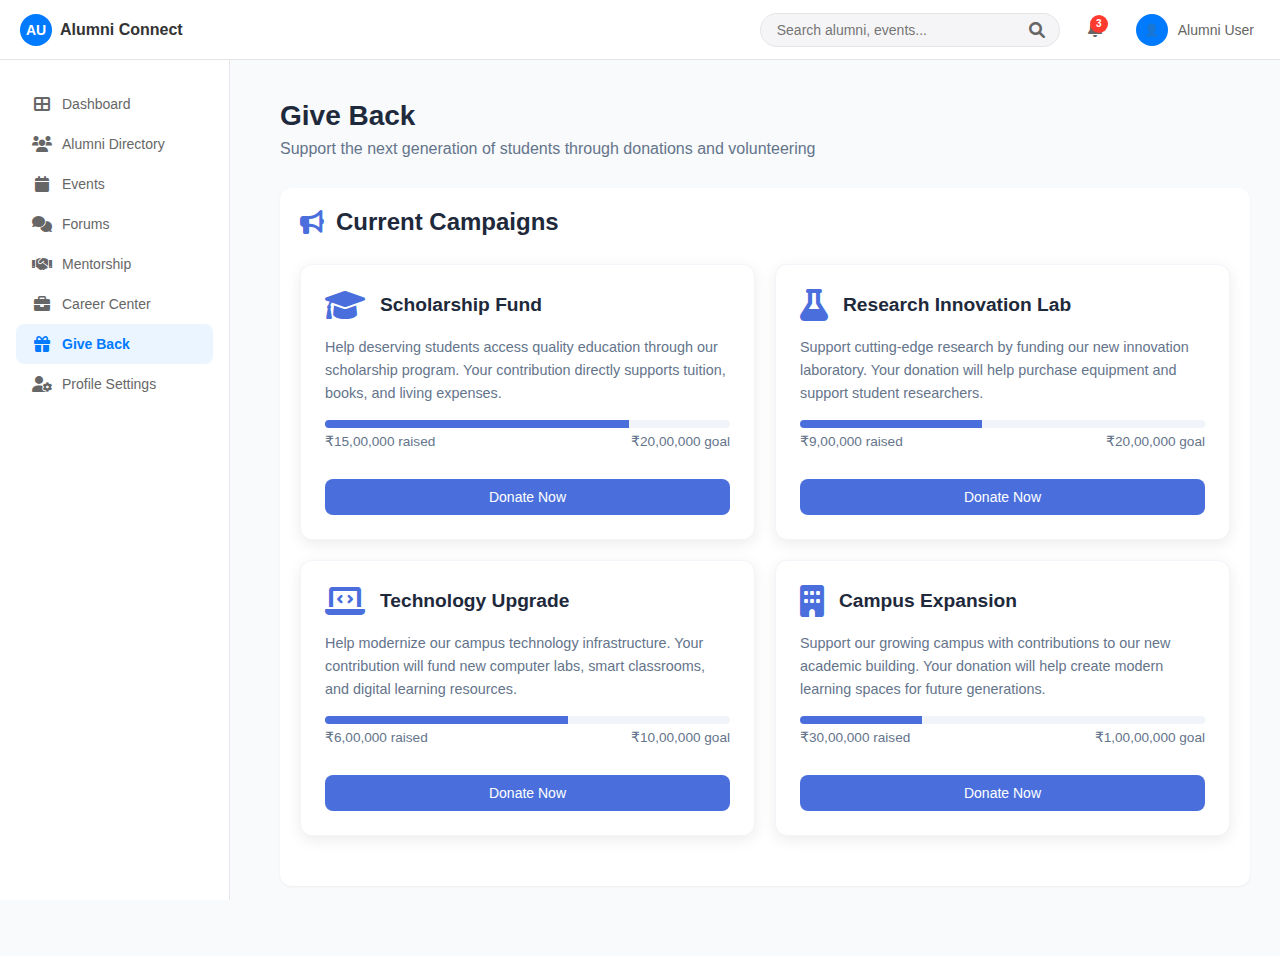
<file: alumni_giveback.html>
<!DOCTYPE html>
<html lang="en">
<head>
    <meta charset="UTF-8">
    <meta name="viewport" content="width=device-width, initial-scale=1.0">
    <title>Alumni Connect - Give Back</title>
    <link href="https://cdnjs.cloudflare.com/ajax/libs/font-awesome/6.0.0/css/all.min.css" rel="stylesheet">
    <link rel="stylesheet" href="common.css">
    <style>
        /* Base Styles */
        /* * {
            margin: 0;
            padding: 0;
            box-sizing: border-box;
        } */
        
        body {
            font-family: 'Segoe UI', Tahoma, Geneva, Verdana, sans-serif;
            background-color: #f8fafc;
            /* line-height: 1.6; */
            color: #333;
        }
        
        .container {
            display: flex;
            min-height: 100vh;
            padding-top: 70px;
        }
        
        /* Top Header */
        /* .top-header {
            position: fixed;
            top: 0;
            left: 0;
            right: 0;
            height: 70px;
            background-color: white;
            border-bottom: 1px solid #e2e8f0;
            display: flex;
            align-items: center;
            justify-content: space-between;
            padding: 0 20px;
            z-index: 1000;
            box-shadow: 0 1px 3px rgba(0,0,0,0.1);
        }
        
        .logo-section {
            display: flex;
            align-items: center;
        }
        
        .logo {
            display: flex;
            align-items: center;
            gap: 10px;
        }
        
        .logo-icon {
            width: 40px;
            height: 40px;
            background: linear-gradient(135deg, #4a6fdc, #6366f1);
            border-radius: 8px;
            display: flex;
            align-items: center;
            justify-content: center;
            color: white;
            font-weight: bold;
            font-size: 16px;
        }
        
        .logo-text {
            font-size: 20px;
            font-weight: 700;
            color: #333;
        }
        
        .header-right {
            display: flex;
            align-items: center;
            gap: 20px;
        }
        
        .search-bar {
            position: relative;
        }
        
        .search-input {
            width: 300px;
            height: 40px;
            padding: 0 40px 0 15px;
            border: 1px solid #ddd;
            border-radius: 8px;
            font-size: 14px;
            background-color: #f8fafc;
        }
        
        .search-icon {
            position: absolute;
            right: 12px;
            top: 50%;
            transform: translateY(-50%);
            color: #666;
        }
        
        .notification-icon {
            position: relative;
            background: none;
            border: none;
            font-size: 20px;
            color: #666;
            cursor: pointer;
        }
        
        .notification-badge {
            position: absolute;
            top: -5px;
            right: -5px;
            background-color: #ef4444;
            color: white;
            font-size: 11px;
            padding: 2px 6px;
            border-radius: 10px;
            min-width: 18px;
            text-align: center;
        }
        
        .user-info {
            display: flex;
            align-items: center;
            gap: 10px;
        }
        
        .user-avatar {
            width: 35px;
            height: 35px;
            border-radius: 50%;
            background-color: #4a6fdc;
            display: flex;
            align-items: center;
            justify-content: center;
            color: white;
            font-size: 14px;
        }
        
        .user-name {
            font-weight: 500;
            color: #333;
        } */

        /* Sidebar */
        /* .sidebar {
            width: 250px;
            background-color: white;
            border-right: 1px solid #e2e8f0;
            padding: 20px 0;
            position: fixed;
            height: calc(100vh - 70px);
            overflow-y: auto;
        }

        .nav-item {
            display: flex;
            align-items: center;
            gap: 12px;
            padding: 12px 20px;
            color: #64748b;
            text-decoration: none;
            font-weight: 500;
            transition: all 0.2s;
            border-left: 3px solid transparent;
        }

        .nav-item:hover {
            background-color: #f1f5f9;
            color: #334155;
        }

        .nav-item.active {
            background-color: #eff6ff;
            color: #2563eb;
            border-left-color: #2563eb;
        } */

        /* Main Content */
        .main-content {
            flex: 1;
            margin-left: 250px;
            padding: 30px;
            background-color: #f8fafc;
        }

        .welcome-section {
            margin-bottom: 30px;
        }

        .welcome-title {
            font-size: 28px;
            font-weight: 700;
            color: #1e293b;
            margin-bottom: 8px;
        }

        .welcome-subtitle {
            color: #64748b;
            font-size: 16px;
        }

        .content-section {
            margin-bottom: 40px;
        }

        .section-header {
            margin-bottom: 20px;
        }

        .section-title {
            display: flex;
            align-items: center;
            font-size: 24px;
            font-weight: 700;
            color: #1e293b;
            margin-bottom: 8px;
        }

        .section-icon {
            margin-right: 12px;
            color: #4a6fdc;
        } 

        /* Button Styles */
        .btn {
            padding: 10px 20px;
            border-radius: 8px;
            font-weight: 500;
            font-size: 14px;
            cursor: pointer;
            transition: all 0.2s;
            border: none;
            text-decoration: none;
            display: inline-flex;
            align-items: center;
            gap: 8px;
        }

        .btn-primary {
            background-color: #4a6fdc;
            color: white;
        }

        .btn-primary:hover {
            background-color: #3b5bbd;
            transform: translateY(-2px);
            box-shadow: 0 4px 12px rgba(74, 111, 220, 0.3);
        }

        .btn-secondary {
            background-color: #6b7280;
            color: white;
        }

        .btn-secondary:hover {
            background-color: #4b5563;
        }

        .btn-block {
            width: 100%;
            justify-content: center;
        }

        /* Donation Cards */
        .donation-cards {
            display: grid;
            grid-template-columns: repeat(auto-fill, minmax(300px, 1fr));
            gap: 20px;
            margin-bottom: 30px;
        }
        
        .donation-card {
            background-color: #fff;
            border-radius: 12px;
            box-shadow: 0 4px 15px rgba(0, 0, 0, 0.08);
            padding: 24px;
            display: flex;
            flex-direction: column;
            transition: transform 0.2s, box-shadow 0.2s;
            border: 1px solid #f1f5f9;
        }
        
        .donation-card:hover {
            transform: translateY(-5px);
            box-shadow: 0 8px 25px rgba(0, 0, 0, 0.12);
        }
        
        .card-header {
            display: flex;
            align-items: center;
            margin-bottom: 15px;
        }
        
        .card-icon {
            font-size: 2rem;
            margin-right: 15px;
            color: #4a6fdc;
        }
        
        .card-title {
            margin: 0;
            font-size: 1.2rem;
            color: #1e293b;
            font-weight: 700;
        }
        
        .card-content p {
            margin-bottom: 15px;
            color: #64748b;
            font-size: 0.9rem;
            line-height: 1.6;
        }
        
        .progress-container {
            margin: 15px 0;
        }
        
        .progress-bar {
            height: 8px;
            background-color: #f1f5f9;
            border-radius: 4px;
            overflow: hidden;
        }
        
        .progress-fill {
            height: 100%;
            background-color: #4a6fdc;
            transition: width 0.3s ease;
        }
        
        .progress-stats {
            display: flex;
            justify-content: space-between;
            font-size: 0.85rem;
            color: #64748b;
            margin-top: 5px;
        }
        
        .card-footer {
            margin-top: auto;
            padding-top: 15px;
        }

        /* Enhanced Modal Styles */
        .modal {
            display: none;
            position: fixed;
            top: 0;
            left: 0;
            width: 100%;
            height: 100%;
            background-color: rgba(0, 0, 0, 0.5);
            z-index: 2000;
            justify-content: center;
            align-items: center;
            backdrop-filter: blur(5px);
        }
        
        .modal-content {
            background-color: #fff;
            border-radius: 12px;
            width: 90%;
            max-width: 600px;
            max-height: 90vh;
            overflow-y: auto;
            padding: 0;
            box-shadow: 0 20px 40px rgba(0, 0, 0, 0.15);
        }
        
        .modal-header {
            padding: 24px 24px 20px;
            border-bottom: 1px solid #f1f5f9;
            display: flex;
            justify-content: space-between;
            align-items: center;
            background: linear-gradient(135deg, #f8fafc 0%, #f1f5f9 100%);
            border-radius: 12px 12px 0 0;
        }
        
        .modal-title {
            margin: 0;
            font-size: 1.5rem;
            font-weight: 700;
            color: #1e293b;
        }
        
        .close-modal {
            background: none;
            border: none;
            font-size: 1.5rem;
            cursor: pointer;
            color: #64748b;
            padding: 4px;
            transition: color 0.2s;
        }

        .close-modal:hover {
            color: #1e293b;
        }

        .modal-body {
            padding: 24px;
        }
        
        /* Enhanced Form Styles */
        .form-group {
            margin-bottom: 20px;
        }
        
        .form-group label {
            display: block;
            margin-bottom: 8px;
            font-weight: 600;
            color: #1e293b;
            font-size: 14px;
        }
        
        .form-group input,
        .form-group select,
        .form-group textarea {
            width: 100%;
            padding: 12px;
            border: 2px solid #e2e8f0;
            border-radius: 8px;
            font-size: 14px;
            transition: border-color 0.2s;
        }
        
        .form-group input:focus,
        .form-group select:focus,
        .form-group textarea:focus {
            outline: none;
            border-color: #4a6fdc;
            box-shadow: 0 0 0 3px rgba(74, 111, 220, 0.1);
        }

        /* Amount Selection */
        .amount-selection {
            margin-bottom: 20px;
        }

        .amount-options {
            display: grid;
            grid-template-columns: repeat(auto-fit, minmax(120px, 1fr));
            gap: 12px;
            margin-bottom: 16px;
        }
        
        .amount-option {
            padding: 16px 12px;
            border: 2px solid #e2e8f0;
            border-radius: 8px;
            text-align: center;
            cursor: pointer;
            transition: all 0.2s;
            font-weight: 600;
            background-color: white;
        }
        
        .amount-option:hover {
            border-color: #4a6fdc;
            background-color: #f8fafc;
        }

        .amount-option.selected {
            background-color: #4a6fdc;
            color: white;
            border-color: #4a6fdc;
            transform: translateY(-2px);
            box-shadow: 0 4px 12px rgba(74, 111, 220, 0.3);
        }

        .custom-amount {
            position: relative;
        }

        .currency-symbol {
            position: absolute;
            left: 12px;
            top: 50%;
            transform: translateY(-50%);
            color: #64748b;
            font-weight: 600;
        }

        .custom-amount input {
            padding-left: 32px;
        }
        
        /* Payment Methods */
        .payment-methods {
            display: grid;
            grid-template-columns: repeat(auto-fit, minmax(100px, 1fr));
            gap: 12px;
            margin-bottom: 20px;
        }
        
        .payment-method {
            padding: 16px 12px;
            border: 2px solid #e2e8f0;
            border-radius: 8px;
            text-align: center;
            cursor: pointer;
            transition: all 0.2s;
            display: flex;
            flex-direction: column;
            align-items: center;
            justify-content: center;
            background-color: white;
        }
        
        .payment-method i {
            font-size: 1.5rem;
            margin-bottom: 8px;
            color: #64748b;
        }

        .payment-method span {
            font-size: 12px;
            font-weight: 600;
            color: #64748b;
        }
        
        .payment-method:hover {
            border-color: #4a6fdc;
            background-color: #f8fafc;
        }

        .payment-method:hover i,
        .payment-method:hover span {
            color: #4a6fdc;
        }

        .payment-method.selected {
            border-color: #4a6fdc;
            background-color: #4a6fdc;
        }

        .payment-method.selected i,
        .payment-method.selected span {
            color: white;
        }

        /* Donation Impact */
        .donation-impact {
            background: linear-gradient(135deg, #4a6fdc 0%, #6366f1 100%);
            color: white;
            padding: 20px;
            border-radius: 8px;
            margin-bottom: 20px;
            text-align: center;
        }

        .impact-title {
            font-size: 16px;
            font-weight: 600;
            margin-bottom: 8px;
        }

        .impact-description {
            font-size: 14px;
            opacity: 0.9;
            line-height: 1.5;
        }

        /* Donation Type Selection */
        .donation-type {
            display: flex;
            gap: 12px;
            margin-bottom: 20px;
        }

        .type-option {
            flex: 1;
            padding: 12px;
            border: 2px solid #e2e8f0;
            border-radius: 8px;
            text-align: center;
            cursor: pointer;
            transition: all 0.2s;
        }

        .type-option:hover {
            border-color: #4a6fdc;
            background-color: #f8fafc;
        }

        .type-option.selected {
            border-color: #4a6fdc;
            background-color: #4a6fdc;
            color: white;
        }

        /* Checkbox Styles */
        .checkbox-group {
            display: flex;
            align-items: center;
            margin-bottom: 12px;
        }

        .checkbox-group input[type="checkbox"] {
            width: auto;
            margin-right: 8px;
            transform: scale(1.2);
        }

        .checkbox-group label {
            margin-bottom: 0;
            cursor: pointer;
        }

        /* Modal Footer */
        .modal-footer {
            padding: 20px 24px 24px;
            border-top: 1px solid #f1f5f9;
            display: flex;
            justify-content: space-between;
            align-items: center;
            gap: 12px;
            background-color: #f8fafc;
        }

        .total-amount {
            font-size: 18px;
            font-weight: 700;
            color: #4a6fdc;
        }

        .modal-footer .btn {
            min-width: 120px;
        }

        /* Responsive Design */
        @media (max-width: 768px) {
            .sidebar {
                transform: translateX(-100%);
                transition: transform 0.3s;
            }
            
            .main-content {
                margin-left: 0;
                padding: 20px;
            }
            
            .donation-cards {
                grid-template-columns: 1fr;
            }
            
            .search-input {
                width: 200px;
            }
            
            .header-right {
                gap: 10px;
            }
            
            .user-name {
                display: none;
            }

            .amount-options {
                grid-template-columns: repeat(2, 1fr);
            }

            .payment-methods {
                grid-template-columns: repeat(3, 1fr);
            }

            .modal-content {
                width: 95%;
                margin: 10px;
            }
        }
    </style>
</head>
<body>
    <!-- Top Header -->
    <div class="top-header">
        <div class="logo-section">
            <div class="logo">
                <div class="logo-icon">AU</div>
                <span class="logo-text">Alumni Connect</span>
            </div>
        </div>
        
        <div class="header-right">
            <div class="search-bar">
                <input type="text" class="search-input" placeholder="Search alumni, events...">
                <i class="fas fa-search search-icon"></i>
            </div>
            <button class="notification-icon">
                <i class="fas fa-bell"></i>
                <span class="notification-badge">3</span>
            </button>
            <div class="user-info">
                <div class="user-avatar">👤</div>
                <span class="user-name">Alumni User</span>
            </div>
        </div>
    </div>

    <div class="container">
       <!-- Sidebar -->
        <nav class="sidebar">
            <a href="alumni_dashboard.html" class="nav-item active">
                <i class="fas fa-th-large"></i>
                Dashboard
            </a>
            <a href="alumni_directory.html" class="nav-item">
                <i class="fas fa-users"></i>
                Alumni Directory
            </a>
            <a href="alumni_events.html" class="nav-item">
                <i class="fas fa-calendar"></i>
                Events
            </a>
            <a href="alumni_forum.html" class="nav-item">
                <i class="fas fa-comments"></i>
                Forums
            </a>
            <a href="alumni_mentorship.html" class="nav-item">
                <i class="fas fa-handshake"></i>
                Mentorship
            </a>
            <a href="alumni_career.html" class="nav-item">
                <i class="fas fa-briefcase"></i>
                Career Center
            </a>
            <a href="alumni_giveback.html" class="nav-item">
                <i class="fas fa-gift"></i>
                Give Back
            </a>
            <a href="alumni_profile.html" class="nav-item">
                <i class="fas fa-user-cog"></i>
                Profile Settings
            </a>
        </nav>

        <!-- Main Content -->
        <div class="main-content">
            <div class="welcome-section">
                <h1 class="welcome-title">Give Back</h1>
                <p class="welcome-subtitle">Support the next generation of students through donations and volunteering</p>
            </div>

            <!-- Current Campaigns -->
            <div class="content-section">
                <div class="section-header">
                    <h2 class="section-title">
                        <i class="fas fa-bullhorn section-icon"></i>
                        Current Campaigns
                    </h2>
                </div>
                
                <div class="donation-cards">
                    <div class="donation-card">
                        <div class="card-header">
                            <i class="fas fa-graduation-cap card-icon"></i>
                            <h3 class="card-title">Scholarship Fund</h3>
                        </div>
                        <div class="card-content">
                            <p>Help deserving students access quality education through our scholarship program. Your contribution directly supports tuition, books, and living expenses.</p>
                            <div class="progress-container">
                                <div class="progress-bar">
                                    <div class="progress-fill" style="width: 75%;"></div>
                                </div>
                                <div class="progress-stats">
                                    <span>₹15,00,000 raised</span>
                                    <span>₹20,00,000 goal</span>
                                </div>
                            </div>
                        </div>
                        <div class="card-footer">
                            <button class="btn btn-primary btn-block" onclick="showDonationModal('Scholarship Fund')">Donate Now</button>
                        </div>
                    </div>

                    <div class="donation-card">
                        <div class="card-header">
                            <i class="fas fa-flask card-icon"></i>
                            <h3 class="card-title">Research Innovation Lab</h3>
                        </div>
                        <div class="card-content">
                            <p>Support cutting-edge research by funding our new innovation laboratory. Your donation will help purchase equipment and support student researchers.</p>
                            <div class="progress-container">
                                <div class="progress-bar">
                                    <div class="progress-fill" style="width: 45%;"></div>
                                </div>
                                <div class="progress-stats">
                                    <span>₹9,00,000 raised</span>
                                    <span>₹20,00,000 goal</span>
                                </div>
                            </div>
                        </div>
                        <div class="card-footer">
                            <button class="btn btn-primary btn-block" onclick="showDonationModal('Research Innovation Lab')">Donate Now</button>
                        </div>
                    </div>

                    <div class="donation-card">
                        <div class="card-header">
                            <i class="fas fa-laptop-code card-icon"></i>
                            <h3 class="card-title">Technology Upgrade</h3>
                        </div>
                        <div class="card-content">
                            <p>Help modernize our campus technology infrastructure. Your contribution will fund new computer labs, smart classrooms, and digital learning resources.</p>
                            <div class="progress-container">
                                <div class="progress-bar">
                                    <div class="progress-fill" style="width: 60%;"></div>
                                </div>
                                <div class="progress-stats">
                                    <span>₹6,00,000 raised</span>
                                    <span>₹10,00,000 goal</span>
                                </div>
                            </div>
                        </div>
                        <div class="card-footer">
                            <button class="btn btn-primary btn-block" onclick="showDonationModal('Technology Upgrade')">Donate Now</button>
                        </div>
                    </div>

                    <div class="donation-card">
                        <div class="card-header">
                            <i class="fas fa-building card-icon"></i>
                            <h3 class="card-title">Campus Expansion</h3>
                        </div>
                        <div class="card-content">
                            <p>Support our growing campus with contributions to our new academic building. Your donation will help create modern learning spaces for future generations.</p>
                            <div class="progress-container">
                                <div class="progress-bar">
                                    <div class="progress-fill" style="width: 30%;"></div>
                                </div>
                                <div class="progress-stats">
                                    <span>₹30,00,000 raised</span>
                                    <span>₹1,00,00,000 goal</span>
                                </div>
                            </div>
                        </div>
                        <div class="card-footer">
                            <button class="btn btn-primary btn-block" onclick="showDonationModal('Campus Expansion')">Donate Now</button>
                        </div>
                    </div>
                </div>
            </div>
        </div>
    </div>

    <!-- Enhanced Donation Modal -->
    <div id="donationModal" class="modal">
        <div class="modal-content">
            <div class="modal-header">
                <h3 class="modal-title">Donate to <span id="campaignName"></span></h3>
                <button class="close-modal" onclick="closeModal('donationModal')">&times;</button>
            </div>
            <div class="modal-body">
                <form id="donationForm">
                    <!-- Donation Type -->
                    <div class="form-group">
                        <label>Donation Type</label>
                        <div class="donation-type">
                            <div class="type-option selected" onclick="selectDonationType('one-time', this)">
                                <strong>One-time</strong>
                            </div>
                            <div class="type-option" onclick="selectDonationType('monthly', this)">
                                <strong>Monthly</strong>
                            </div>
                        </div>
                    </div>

                    <!-- Amount Selection -->
                    <div class="form-group">
                        <label>Select Amount</label>
                        <div class="amount-options">
                            <div class="amount-option" onclick="selectAmount(1000, this)">₹1,000</div>
                            <div class="amount-option" onclick="selectAmount(5000, this)">₹5,000</div>
                            <div class="amount-option" onclick="selectAmount(10000, this)">₹10,000</div>
                            <div class="amount-option" onclick="selectAmount(25000, this)">₹25,000</div>
                            <div class="amount-option" onclick="selectAmount(50000, this)">₹50,000</div>
                            <div class="amount-option" onclick="selectAmount(100000, this)">₹1,00,000</div>
                        </div>
                        <div class="custom-amount">
                            <span class="currency-symbol">₹</span>
                            <input type="number" id="customAmount" min="100" placeholder="Enter custom amount" oninput="handleCustomAmount()">
                        </div>
                    </div>

                    <!-- Donation Impact -->
                    <div class="donation-impact" id="donationImpact">
                        <div class="impact-title">Your Impact</div>
                        <div class="impact-description" id="impactDescription">
                            Select an amount to see the impact of your donation
                        </div>
                    </div>
                    
                    <!-- Payment Method -->
                    <div class="form-group">
                        <label>Payment Method</label>
                        <div class="payment-methods">
                            <div class="payment-method" onclick="selectPaymentMethod('card', this)">
                                <i class="fas fa-credit-card"></i>
                                <span>Credit/Debit Card</span>
                            </div>
                            <div class="payment-method" onclick="selectPaymentMethod('netbanking', this)">
                                <i class="fas fa-university"></i>
                                <span>Net Banking</span>
                            </div>
                            <div class="payment-method" onclick="selectPaymentMethod('upi', this)">
                                <i class="fas fa-mobile-alt"></i>
                                <span>UPI</span>
                            </div>
                            <div class="payment-method" onclick="selectPaymentMethod('wallet', this)">
                                <i class="fas fa-wallet"></i>
                                <span>Wallet</span>
                            </div>
                        </div>
                    </div>
                    
                    <!-- Personal Information -->
                    <div class="form-group">
                        <label for="donorName">Full Name *</label>
                        <input type="text" id="donorName" required placeholder="Enter your full name">
                    </div>
                    
                    <div class="form-group">
                        <label for="donorEmail">Email Address *</label>
                        <input type="email" id="donorEmail" required placeholder="Enter your email address">
                    </div>
                    
                    <div class="form-group">
                        <label for="donorPhone">Phone Number</label>
                        <input type="tel" id="donorPhone" placeholder="Enter your phone number">
                    </div>

                    <div class="form-group">
                        <label for="donorClass">Graduation Year</label>
                        <select id="donorClass">
                            <option value="">Select your graduation year</option>
                            <option value="2024">2024</option>
                            <option value="2023">2023</option>
                            <option value="2022">2022</option>
                            <option value="2021">2021</option>
                            <option value="2020">2020</option>
                            <option value="2019">2019</option>
                            <option value="2018">2018</option>
                            <option value="2017">2017</option>
                            <option value="2016">2016</option>
                            <option value="2015">2015</option>
                            <option value="before-2015">Before 2015</option>
                        </select>
                    </div>

                    <div class="form-group">
                        <label for="donorDepartment">Department/Major</label>
                        <select id="donorDepartment">
                            <option value="">Select your department</option>
                            <option value="computer-science">Computer Science</option>
                            <option value="engineering">Engineering</option>
                            <option value="business">Business Administration</option>
                            <option value="medicine">Medicine</option>
                            <option value="law">Law</option>
                            <option value="arts">Arts & Humanities</option>
                            <option value="sciences">Sciences</option>
                            <option value="other">Other</option>
                        </select>
                    </div>
                    
                    <!-- Address Information -->
                    <div class="form-group">
                        <label for="donorAddress">Address</label>
                        <textarea id="donorAddress" rows="3" placeholder="Enter your complete address for tax receipt"></textarea>
                    </div>

                    <div style="display: grid; grid-template-columns: 1fr 1fr; gap: 12px;">
                        <div class="form-group">
                            <label for="donorCity">City</label>
                            <input type="text" id="donorCity" placeholder="Enter city">
                        </div>
                        <div class="form-group">
                            <label for="donorPincode">PIN Code</label>
                            <input type="text" id="donorPincode" placeholder="Enter PIN code">
                        </div>
                    </div>

                    <div class="form-group">
                        <label for="donorPan">PAN Number (for tax exemption)</label>
                        <input type="text" id="donorPan" placeholder="Enter PAN number (optional)" style="text-transform: uppercase;">
                    </div>
                    
                    <!-- Optional Message -->
                    <div class="form-group">
                        <label for="donationMessage">Personal Message (Optional)</label>
                        <textarea id="donationMessage" rows="3" placeholder="Share why you're supporting this cause or a message to the beneficiaries..."></textarea>
                    </div>
                    
                    <!-- Preferences -->
                    <div class="form-group">
                        <div class="checkbox-group">
                            <input type="checkbox" id="anonymousDonation">
                            <label for="anonymousDonation">Make my donation anonymous</label>
                        </div>
                        
                        <div class="checkbox-group">
                            <input type="checkbox" id="taxReceipt" checked>
                            <label for="taxReceipt">Email me a tax receipt (80G exemption available)</label>
                        </div>
                        
                        <div class="checkbox-group">
                            <input type="checkbox" id="newsletterUpdates" checked>
                            <label for="newsletterUpdates">Send me updates about this campaign</label>
                        </div>

                        <div class="checkbox-group">
                            <input type="checkbox" id="publicRecognition">
                            <label for="publicRecognition">I agree to be recognized publicly as a donor</label>
                        </div>
                    </div>

                    <!-- Company Matching -->
                    <div class="form-group">
                        <div class="checkbox-group">
                            <input type="checkbox" id="companyMatching" onchange="toggleCompanyDetails()">
                            <label for="companyMatching">My company has a matching gift program</label>
                        </div>
                        
                        <div id="companyDetails" style="display: none; margin-top: 12px; padding: 16px; border: 2px solid #e2e8f0; border-radius: 8px; background-color: #f8fafc;">
                            <div class="form-group" style="margin-bottom: 12px;">
                                <label for="companyName">Company Name</label>
                                <input type="text" id="companyName" placeholder="Enter your company name">
                            </div>
                            <div class="form-group" style="margin-bottom: 0;">
                                <label for="companyEmail">Company HR/Matching Gifts Email</label>
                                <input type="email" id="companyEmail" placeholder="Enter company contact email">
                            </div>
                        </div>
                    </div>

                    <!-- Dedication -->
                    <div class="form-group">
                        <div class="checkbox-group">
                            <input type="checkbox" id="dedicateDonation" onchange="toggleDedicationDetails()">
                            <label for="dedicateDonation">Dedicate this donation in honor/memory of someone</label>
                        </div>
                        
                        <div id="dedicationDetails" style="display: none; margin-top: 12px; padding: 16px; border: 2px solid #e2e8f0; border-radius: 8px; background-color: #f8fafc;">
                            <div class="form-group" style="margin-bottom: 12px;">
                                <label>Dedication Type</label>
                                <div style="display: flex; gap: 12px;">
                                    <div class="type-option" onclick="selectDedicationType('honor', this)" style="flex: 1; padding: 8px; font-size: 14px;">
                                        In Honor Of
                                    </div>
                                    <div class="type-option" onclick="selectDedicationType('memory', this)" style="flex: 1; padding: 8px; font-size: 14px;">
                                        In Memory Of
                                    </div>
                                </div>
                            </div>
                            <div class="form-group" style="margin-bottom: 12px;">
                                <label for="dedicationName">Person's Name</label>
                                <input type="text" id="dedicationName" placeholder="Enter the person's name">
                            </div>
                            <div class="form-group" style="margin-bottom: 0;">
                                <label for="dedicationMessage">Dedication Message (Optional)</label>
                                <textarea id="dedicationMessage" rows="2" placeholder="Enter a personal message for the dedication"></textarea>
                            </div>
                        </div>
                    </div>

                    <!-- Terms and Conditions -->
                    <div class="form-group">
                        <div class="checkbox-group">
                            <input type="checkbox" id="agreeTerms" required>
                            <label for="agreeTerms">I agree to the <a href="#" style="color: #4a6fdc; text-decoration: none;">Terms and Conditions</a> and <a href="#" style="color: #4a6fdc; text-decoration: none;">Privacy Policy</a> *</label>
                        </div>
                    </div>
                </form>
            </div>
            <div class="modal-footer">
                <div class="total-amount" id="totalAmount">Total: ₹0</div>
                <div style="display: flex; gap: 12px;">
                    <button class="btn btn-secondary" onclick="closeModal('donationModal')">Cancel</button>
                    <button class="btn btn-primary" onclick="processDonation()">
                        <i class="fas fa-heart"></i>
                        Complete Donation
                    </button>
                </div>
            </div>
        </div>
    </div>

    <!-- Success Modal -->
    <div id="successModal" class="modal">
        <div class="modal-content" style="max-width: 500px; text-align: center;">
            <div class="modal-body" style="padding: 40px 24px;">
                <div style="color: #10b981; font-size: 4rem; margin-bottom: 20px;">
                    <i class="fas fa-check-circle"></i>
                </div>
                <h3 style="margin-bottom: 16px; color: #1e293b;">Thank You for Your Generous Donation!</h3>
                <p style="color: #64748b; margin-bottom: 24px; line-height: 1.6;">
                    Your contribution of <strong id="donatedAmount"></strong> to <strong id="donatedCampaign"></strong> 
                    will make a real difference in the lives of our students.
                </p>
                <div style="background-color: #f0f9ff; padding: 20px; border-radius: 8px; margin-bottom: 24px;">
                    <p style="font-size: 14px; color: #1e40af; margin: 0;">
                        <i class="fas fa-info-circle" style="margin-right: 8px;"></i>
                        A confirmation email with your tax receipt will be sent to your email address within 24 hours.
                    </p>
                </div>
                <button class="btn btn-primary" onclick="closeModal('successModal')" style="width: 200px;">
                    Close
                </button>
            </div>
        </div>
    </div>
    <script src="common.js"></script>
    <script>
         function handleLogout() {
            if (window.loginManager && typeof window.loginManager.logout === 'function') {
                window.loginManager.logout();
            } else {
                // Fallback: clear session and redirect manually
                localStorage.removeItem('userSession');
                window.location.href = '../index.html';
            }
        }

        // User Menu Functions (same as alumni dashboard)
        function showUserMenu() {
            showModal(
                'User Menu',
                `
                <div class="user-menu-items">
                    <div class="menu-item-button" onclick="showHelpModal()">
                        <i class="fas fa-question-circle"></i>
                        Help & Support
                    </div>
                    <div class="menu-item-button logout-item" onclick="handleLogout()">
                        <i class="fas fa-sign-out-alt"></i>
                        Logout
                    </div>
                </div>
                `,
                [{ text: 'Close', action: 'closeCurrentModal', className: 'btn-ghost' }]
            );
        }

        function showHelpModal() {
            showModal(
                'Help & Support',
                `
                <h4>Frequently Asked Questions</h4>
                <details style="margin: 12px 0;">
                    <summary style="cursor: pointer; font-weight: 600;">How do I search for specific alumni?</summary>
                    <p style="margin-top: 8px; color: #666;">Use the filter options to narrow down by graduation year, industry, location, skills, or company. You can also use the search bar at the top.</p>
                </details>
                <details style="margin: 12px 0;">
                    <summary style="cursor: pointer; font-weight: 600;">How do I connect with alumni?</summary>
                    <p style="margin-top: 8px; color: #666;">Click on an alumni profile and use the "Connect" or "Message" buttons to reach out to them directly.</p>
                </details>
                <details style="margin: 12px 0;">
                    <summary style="cursor: pointer; font-weight: 600;">How do I update my profile visibility?</summary>
                    <p style="margin-top: 8px; color: #666;">Go to Profile Settings to control what information is visible to other alumni in the directory.</p>
                </details>
                <p style="margin-top: 20px;"><strong>Need more help?</strong> Contact us at support@alumniconnect.edu</p>
                `,
                [{ text: 'Close', action: 'closeCurrentModal', className: 'btn-primary' }]
            );
        }

        // Initialize user menu functionality
        document.addEventListener('DOMContentLoaded', function() {
            const userInfo = document.querySelector('.user-info');
            if (userInfo) {
                userInfo.addEventListener('click', function() {
                    showUserMenu();
                });
            }
        });

        // Modal System Functions (copied from student dashboard common.js)
        function showModal(title, content, actions = []) {
            const existingModal = document.querySelector('.modal-overlay');
            if (existingModal) {
                existingModal.remove();
            }
            
            const modalOverlay = document.createElement('div');
            modalOverlay.className = 'modal-overlay';
            modalOverlay.style.cssText = `
                position: fixed;
                top: 0;
                left: 0;
                width: 100%;
                height: 100%;
                background: rgba(0, 0, 0, 0.5);
                display: flex;
                align-items: center;
                justify-content: center;
                z-index: 10000;
            `;
            
            modalOverlay.innerHTML = `
                <div class="modal" style="
                    background: white;
                    border-radius: 12px;
                    max-width: 500px;
                    width: 90%;
                    max-height: 80vh;
                    overflow-y: auto;
                    box-shadow: 0 20px 25px -5px rgba(0, 0, 0, 0.1);
                ">
                    <div class="modal-header" style="
                        padding: 24px 24px 0 24px;
                        display: flex;
                        justify-content: space-between;
                        align-items: center;
                        border-bottom: 1px solid #e5e7eb;
                        margin-bottom: 20px;
                        padding-bottom: 16px;
                    ">
                        <h3 class="modal-title" style="
                            margin: 0;
                            font-size: 18px;
                            font-weight: 600;
                            color: #333;
                        ">${title}</h3>
                        <button class="modal-close" style="
                            background: none;
                            border: none;
                            font-size: 24px;
                            cursor: pointer;
                            color: #666;
                            padding: 0;
                            width: 32px;
                            height: 32px;
                            border-radius: 50%;
                            display: flex;
                            align-items: center;
                            justify-content: center;
                        ">&times;</button>
                    </div>
                    <div class="modal-body" style="padding: 0 24px 20px 24px;">
                        ${content}
                    </div>
                    ${actions.length > 0 ? `
                        <div class="modal-footer" style="
                            padding: 16px 24px 24px 24px;
                            display: flex;
                            gap: 12px;
                            justify-content: flex-end;
                            border-top: 1px solid #e5e7eb;
                            margin-top: 20px;
                            padding-top: 16px;
                        ">
                            ${actions.map(action => `
                                <button class="btn ${action.className || 'btn-primary'}" data-action="${action.action}" style="
                                    padding: 8px 16px;
                                    border: none;
                                    border-radius: 6px;
                                    cursor: pointer;
                                    font-size: 14px;
                                    font-weight: 500;
                                    ${action.className === 'btn-ghost' 
                                        ? 'background: transparent; color: #666; border: 1px solid #e5e7eb;' 
                                        : 'background: #007AFF; color: white;'
                                    }
                                ">
                                    ${action.text}
                                </button>
                            `).join('')}
                        </div>
                    ` : ''}
                </div>
            `;
            
            document.body.appendChild(modalOverlay);
            
            // Add additional styles
            const style = document.createElement('style');
            style.textContent = `
                .modal-overlay .user-menu-items { padding: 8px 0; }
                .modal-overlay .menu-item-button { 
                    display: flex;
                    align-items: center;
                    gap: 12px;
                    padding: 12px 16px;
                    color: #1f2937;
                    cursor: pointer;
                    transition: all 0.2s;
                    border-radius: 6px;
                }
                .modal-overlay .menu-item-button:hover { background: #f3f4f6; }
                .modal-overlay .menu-item-button i { 
                    width: 20px; 
                    text-align: center; 
                    color: #6b7280; 
                }
                .modal-overlay .menu-item-button.logout-item { 
                    color: #dc2626; 
                    margin-top: 8px; 
                    border-top: 1px solid #e5e7eb; 
                    padding-top: 16px; 
                }
                .modal-overlay .menu-item-button.logout-item i { color: #dc2626; }
                .modal-overlay .menu-item-button.logout-item:hover { background: #fef2f2; }
                .modal-overlay .btn:hover { opacity: 0.9; }
            `;
            document.head.appendChild(style);
            
            // Event listeners
            const closeBtn = modalOverlay.querySelector('.modal-close');
            closeBtn.addEventListener('click', () => closeModal(modalOverlay));
            
            modalOverlay.addEventListener('click', (e) => {
                if (e.target === modalOverlay) {
                    closeModal(modalOverlay);
                }
            });
            
            const actionButtons = modalOverlay.querySelectorAll('[data-action]');
            actionButtons.forEach(btn => {
                btn.addEventListener('click', (e) => {
                    const actionName = e.target.dataset.action;
                    if (typeof window[actionName] === 'function') {
                        window[actionName]();
                    } else {
                        closeModal(modalOverlay);
                    }
                });
            });
            
            return modalOverlay;
        }

        function closeModal(modalOverlay) {
            if (modalOverlay && modalOverlay.parentNode) {
                modalOverlay.parentNode.removeChild(modalOverlay);
            }
        }

        function closeCurrentModal() {
            const modal = document.querySelector('.modal-overlay');
            if (modal) {
                closeModal(modal);
            }
        }

        // Notification function
        function showNotification(message, type = 'info') {
            const notification = document.createElement('div');
            notification.className = `toast-notification ${type}`;
            
            const colors = {
                success: { bg: '#10b981', border: '#059669' },
                error: { bg: '#ef4444', border: '#dc2626' },
                warning: { bg: '#f59e0b', border: '#d97706' },
                info: { bg: '#3b82f6', border: '#2563eb' }
            };
            
            const color = colors[type] || colors.info;
            
            notification.style.cssText = `
                background: ${color.bg};
                color: white;
                padding: 12px 16px;
                border-radius: 8px;
                border-left: 4px solid ${color.border};
                box-shadow: 0 4px 12px rgba(0, 0, 0, 0.15);
                max-width: 300px;
                word-wrap: break-word;
                position: fixed;
                top: 80px;
                right: 20px;
                z-index: 10001;
                transform: translateX(100%);
                transition: transform 0.3s ease;
                cursor: pointer;
                font-size: 14px;
            `;
            
            notification.innerHTML = `
                <div style="display: flex; align-items: center; gap: 8px;">
                    <span>${getNotificationIcon(type)}</span>
                    <span>${message}</span>
                    <button style="
                        background: none; 
                        border: none; 
                        color: white; 
                        cursor: pointer; 
                        font-size: 16px;
                        margin-left: auto;
                        opacity: 0.8;
                    " onclick="this.parentElement.parentElement.remove()">&times;</button>
                </div>
            `;
            
            document.body.appendChild(notification);
            
            // Animate in
            setTimeout(() => {
                notification.style.transform = 'translateX(0)';
            }, 100);
            
            // Auto remove after 5 seconds
            setTimeout(() => {
                if (notification.parentNode) {
                    notification.style.transform = 'translateX(100%)';
                    setTimeout(() => {
                        if (notification.parentNode) {
                            notification.remove();
                        }
                    }, 300);
                }
            }, 5000);
            
            // Click to remove
            notification.addEventListener('click', () => {
                notification.style.transform = 'translateX(100%)';
                setTimeout(() => {
                    if (notification.parentNode) {
                        notification.remove();
                    }
                }, 300);
            });
        }

        function getNotificationIcon(type) {
            const icons = {
                success: '✓',
                error: '✕',
                warning: '⚠',
                info: 'ℹ'
            };
            return icons[type] || icons.info;
        }
        // Donation Modal Logic
        let selectedAmount = 0;
        let selectedPaymentMethod = '';
        let selectedDonationType = 'one-time';
        let selectedDedicationType = '';

        // Amount selection functions
        function selectAmount(amount, element) {
            selectedAmount = amount;
            
            // Remove selected class from all options
            document.querySelectorAll('.amount-option').forEach(option => {
                option.classList.remove('selected');
            });
            
            // Add selected class to clicked option
            element.classList.add('selected');
            
            // Clear custom amount field
            document.getElementById('customAmount').value = '';
            
            // Update total and impact
            updateTotal();
            updateImpact(amount);
        }

        function handleCustomAmount() {
            const customAmount = document.getElementById('customAmount').value;
            if (customAmount) {
                selectedAmount = parseInt(customAmount);
                
                // Remove selected class from preset options
                document.querySelectorAll('.amount-option').forEach(option => {
                    option.classList.remove('selected');
                });
                
                updateTotal();
                updateImpact(selectedAmount);
            }
        }

        function selectPaymentMethod(method, element) {
            selectedPaymentMethod = method;
            
            // Remove selected class from all methods
            document.querySelectorAll('.payment-method').forEach(option => {
                option.classList.remove('selected');
            });
            
            // Add selected class to clicked method
            element.classList.add('selected');
        }

        function selectDonationType(type, element) {
            selectedDonationType = type;
            
            // Remove selected class from all types
            document.querySelectorAll('.donation-type .type-option').forEach(option => {
                option.classList.remove('selected');
            });
            
            // Add selected class to clicked type
            element.classList.add('selected');
        }

        function selectDedicationType(type, element) {
            selectedDedicationType = type;
            
            // Remove selected class from all types
            document.querySelectorAll('#dedicationDetails .type-option').forEach(option => {
                option.classList.remove('selected');
            });
            
            // Add selected class to clicked type
            element.classList.add('selected');
        }

        function updateTotal() {
            document.getElementById('totalAmount').textContent = `Total: ₹${selectedAmount.toLocaleString('en-IN')}`;
        }

        function updateImpact(amount) {
            const campaignName = document.getElementById('campaignName').textContent;
            let impact = '';

            switch (campaignName) {
                case 'Scholarship Fund':
                    if (amount >= 100000) impact = 'Your donation can provide a full semester scholarship for a deserving student!';
                    else if (amount >= 50000) impact = 'Your donation can cover textbooks and supplies for 10 students for a full year!';
                    else if (amount >= 25000) impact = 'Your donation can provide monthly stipend for a student for 5 months!';
                    else if (amount >= 10000) impact = 'Your donation can cover examination fees for 20 students!';
                    else if (amount >= 5000) impact = 'Your donation can provide textbooks for 5 students!';
                    else impact = 'Your donation will directly support student education expenses!';
                    break;
                case 'Research Innovation Lab':
                    if (amount >= 100000) impact = 'Your donation can fund a complete research project for a semester!';
                    else if (amount >= 50000) impact = 'Your donation can purchase essential lab equipment!';
                    else if (amount >= 25000) impact = 'Your donation can fund research materials for multiple projects!';
                    else impact = 'Your donation will support student research initiatives!';
                    break;
                case 'Technology Upgrade':
                    if (amount >= 50000) impact = 'Your donation can fund 2 complete computer workstations!';
                    else if (amount >= 25000) impact = 'Your donation can purchase software licenses for the entire lab!';
                    else impact = 'Your donation will help modernize our technology infrastructure!';
                    break;
                default:
                    impact = 'Your donation will make a meaningful impact on student lives!';
            }

            document.getElementById('impactDescription').textContent = impact;
        }

        function toggleCompanyDetails() {
            const checkbox = document.getElementById('companyMatching');
            const details = document.getElementById('companyDetails');
            details.style.display = checkbox.checked ? 'block' : 'none';
        }

        function toggleDedicationDetails() {
            const checkbox = document.getElementById('dedicateDonation');
            const details = document.getElementById('dedicationDetails');
            details.style.display = checkbox.checked ? 'block' : 'none';
        }

        // Modal functions
        function showDonationModal(campaignName) {
            document.getElementById('campaignName').textContent = campaignName;
            document.getElementById('donationModal').style.display = 'flex';
            
            // Reset form
            selectedAmount = 0;
            selectedPaymentMethod = '';
            selectedDonationType = 'one-time';
            updateTotal();
            updateImpact(0);
        }
        
        function closeModal(modalId) {
            document.getElementById(modalId).style.display = 'none';
            
            // Reset form if closing donation modal
            if (modalId === 'donationModal') {
                document.getElementById('donationForm').reset();
                document.querySelectorAll('.selected').forEach(el => el.classList.remove('selected'));
                document.querySelector('.donation-type .type-option').classList.add('selected');
                selectedAmount = 0;
                updateTotal();
            }
        }
        
        function processDonation() {
            const form = document.getElementById('donationForm');
            const name = document.getElementById('donorName').value;
            const email = document.getElementById('donorEmail').value;
            const agreeTerms = document.getElementById('agreeTerms').checked;
            
            if (!name || !email) {
                alert('Please fill in all required fields (Name and Email)');
                return;
            }
            
            if (selectedAmount === 0) {
                alert('Please select or enter a donation amount');
                return;
            }
            
            if (!selectedPaymentMethod) {
                alert('Please select a payment method');
                return;
            }
            
            if (!agreeTerms) {
                alert('Please agree to the Terms and Conditions to proceed');
                return;
            }
            
            // Show success modal
            document.getElementById('donatedAmount').textContent = `₹${selectedAmount.toLocaleString('en-IN')}`;
            document.getElementById('donatedCampaign').textContent = document.getElementById('campaignName').textContent;
            
            closeModal('donationModal');
            document.getElementById('successModal').style.display = 'flex';
            
            console.log('Processing donation:', {
                amount: selectedAmount,
                campaign: document.getElementById('campaignName').textContent,
                type: selectedDonationType,
                paymentMethod: selectedPaymentMethod,
                donor: { name, email }
            });
        }
        
        // Close modal when clicking outside
        window.onclick = function(event) {
            const modals = document.querySelectorAll('.modal');
            modals.forEach(modal => {
                if (event.target === modal) {
                    modal.style.display = 'none';
                }
            });
        }
    </script>
</body>
</html>
</file>
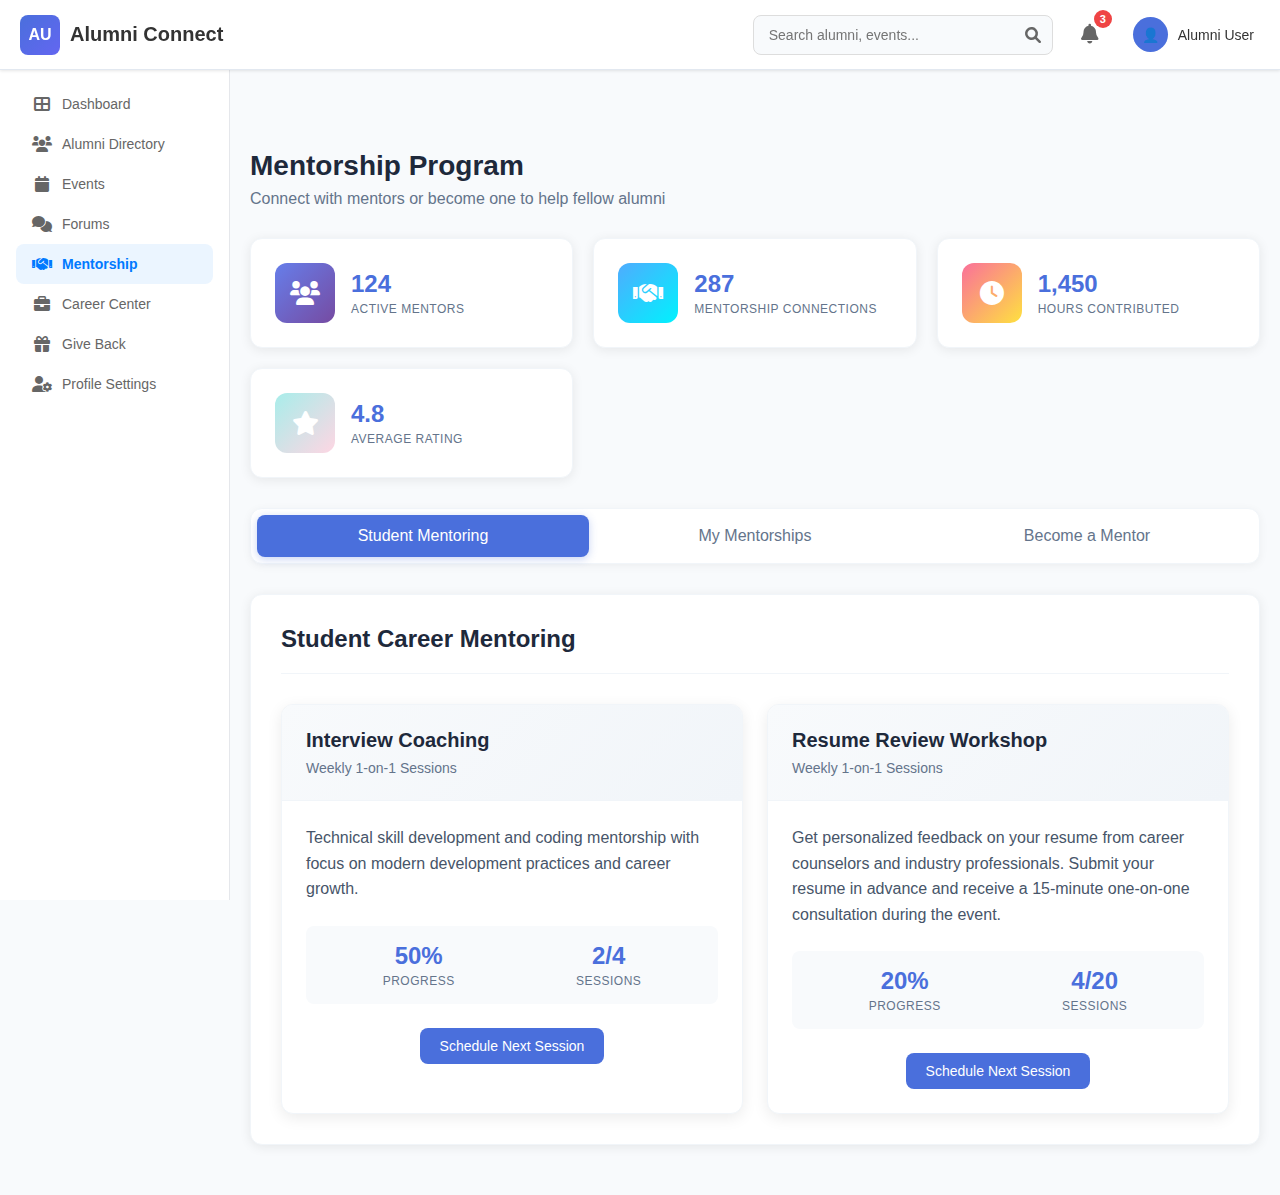
<file: alumni_mentorship.html>
<!DOCTYPE html>
<html lang="en">
<head>
    <meta charset="UTF-8">
    <meta name="viewport" content="width=device-width, initial-scale=1.0">
    <title>Mentorship | Alumni Dashboard</title>
    <link rel="stylesheet" href="https://cdnjs.cloudflare.com/ajax/libs/font-awesome/6.0.0-beta3/css/all.min.css">
    <link rel="stylesheet" href="common.css">
    <style>
        /* Base Styles */
        * {
            margin: 0;
            padding: 0;
            box-sizing: border-box;
        }
        
        body {
            font-family: 'Segoe UI', Tahoma, Geneva, Verdana, sans-serif;
            background-color: #f8fafc;
            /* line-height: 1.6; */
            color: #333;
        }
        
        .container {
            display: flex;
            min-height: 100vh;
            padding-top: 70px;
        }
        
        /* Top Header */
         .top-header {
            position: fixed;
            top: 0;
            left: 0;
            right: 0;
            height: 70px;
            background-color: white;
            border-bottom: 1px solid #e2e8f0;
            display: flex;
            align-items: center;
            justify-content: space-between;
            padding: 0 20px;
            z-index: 1000;
            box-shadow: 0 1px 3px rgba(0,0,0,0.1);
        }
        
        .logo-section {
            display: flex;
            align-items: center;
        }
        
        .logo {
            display: flex;
            align-items: center;
            gap: 10px;
        }
        
        .logo-icon {
            width: 40px;
            height: 40px;
            background: linear-gradient(135deg, #4a6fdc, #6366f1);
            border-radius: 8px;
            display: flex;
            align-items: center;
            justify-content: center;
            color: white;
            font-weight: bold;
            font-size: 16px;
        }
        
        .logo-text {
            font-size: 20px;
            font-weight: 700;
            color: #333;
        }
        
        .header-right {
            display: flex;
            align-items: center;
            gap: 20px;
        }
        
        .search-bar {
            position: relative;
        }
        
        .search-input {
            width: 300px;
            height: 40px;
            padding: 0 40px 0 15px;
            border: 1px solid #ddd;
            border-radius: 8px;
            font-size: 14px;
            background-color: #f8fafc;
        }
        
        .search-icon {
            position: absolute;
            right: 12px;
            top: 50%;
            transform: translateY(-50%);
            color: #666;
        }
        
        .notification-icon {
            position: relative;
            background: none;
            border: none;
            font-size: 20px;
            color: #666;
            cursor: pointer;
        }
        
        .notification-badge {
            position: absolute;
            top: -5px;
            right: -5px;
            background-color: #ef4444;
            color: white;
            font-size: 11px;
            padding: 2px 6px;
            border-radius: 10px;
            min-width: 18px;
            text-align: center;
        }
        
        .user-info {
            display: flex;
            align-items: center;
            gap: 10px;
        }
        
        .user-avatar {
            width: 35px;
            height: 35px;
            border-radius: 50%;
            background-color: #4a6fdc;
            display: flex;
            align-items: center;
            justify-content: center;
            color: white;
            font-size: 14px;
        }
        
        .user-name {
            font-weight: 500;
            color: #333;
        } */

        /* Sidebar */
        /* .sidebar {
            width: 250px;
            background-color: white;
            border-right: 1px solid #e2e8f0;
            padding: 20px 0;
            position: fixed;
            height: calc(100vh - 70px);
            overflow-y: auto;
        }

        .nav-item {
            display: flex;
            align-items: center;
            gap: 12px;
            padding: 12px 20px;
            color: #64748b;
            text-decoration: none;
            font-weight: 500;
            transition: all 0.2s;
            border-left: 3px solid transparent;
        }

        .nav-item:hover {
            background-color: #f1f5f9;
            color: #334155;
        }

        .nav-item.active {
            background-color: #eff6ff;
            color: #2563eb;
            border-left-color: #2563eb;
        } */

        /* Main Content */
        .main-content {
            flex: 1;
            margin-left: 250px;
            padding: 30px;
            background-color: #f8fafc;
            max-width: calc(100vw - 250px)
        }

        .page-header {
            margin-bottom: 30px;
        }

        .page-header h1 {
            font-size: 28px;
            font-weight: 700;
            color: #1e293b;
            margin-bottom: 8px;
        }

        .page-header p {
            color: #64748b;
            font-size: 16px;
        } 

        /* Button Styles */
        .btn {
            padding: 10px 20px;
            border-radius: 8px;
            font-weight: 500;
            font-size: 14px;
            cursor: pointer;
            transition: all 0.2s;
            border: none;
            text-decoration: none;
            display: inline-flex;
            align-items: center;
            gap: 8px;
        }

        .btn-primary {
            background-color: #4a6fdc;
            color: white;
        }

        .btn-primary:hover {
            background-color: #3b5bbd;
            transform: translateY(-2px);
            box-shadow: 0 4px 12px rgba(74, 111, 220, 0.3);
        }

        .btn-secondary {
            background-color: #6b7280;
            color: white;
        }

        .btn-secondary:hover {
            background-color: #4b5563;
        }

        .btn-outline {
            background-color: transparent;
            border: 2px solid #4a6fdc;
            color: #4a6fdc;
        }

        .btn-outline:hover {
            background-color: #4a6fdc;
            color: white;
        }

        /* Stats Grid */
        .mentorship-stats {
            display: grid;
            grid-template-columns: repeat(auto-fit, minmax(280px, 1fr));
            gap: 20px;
            margin-bottom: 30px;
        }

        .mentorship-stat-card {
            background-color: white;
            border-radius: 12px;
            padding: 24px;
            box-shadow: 0 2px 12px rgba(0,0,0,0.08);
            display: flex;
            align-items: center;
            gap: 16px;
            border: 1px solid #f1f5f9;
            transition: transform 0.2s, box-shadow 0.2s;
        }

        .mentorship-stat-card:hover {
            transform: translateY(-2px);
            box-shadow: 0 8px 25px rgba(0,0,0,0.12);
        }

        .mentorship-stat-icon {
            width: 60px;
            height: 60px;
            border-radius: 12px;
            display: flex;
            align-items: center;
            justify-content: center;
            font-size: 24px;
            color: white;
        }

        .mentorship-stat-icon.blue {
            background: linear-gradient(135deg, #667eea 0%, #764ba2 100%);
        }

        .mentorship-stat-icon.green {
            background: linear-gradient(135deg, #4facfe 0%, #00f2fe 100%);
        }

        .mentorship-stat-icon.orange {
            background: linear-gradient(135deg, #fa709a 0%, #fee140 100%);
        }

        .mentorship-stat-icon.purple {
            background: linear-gradient(135deg, #a8edea 0%, #fed6e3 100%);
        }

        .mentorship-stat-content {
            flex: 1;
        }

        .mentorship-stat-value {
            font-size: 28px;
            font-weight: 700;
            color: #1e293b;
            margin-bottom: 4px;
        }

        .mentorship-stat-label {
            color: #64748b;
            font-size: 14px;
            font-weight: 500;
        }

        /* Tab System */
        .mentorship-tabs {
            display: flex;
            background-color: white;
            border-radius: 12px;
            padding: 6px;
            margin-bottom: 30px;
            box-shadow: 0 2px 10px rgba(0,0,0,0.05);
            border: 1px solid #f1f5f9;
        }

        .mentorship-tab,
        .career-tab {
            padding: 12px 24px;
            cursor: pointer;
            font-weight: 500;
            color: #64748b;
            border-radius: 8px;
            transition: all 0.2s;
            flex: 1;
            text-align: center;
        }

        .mentorship-tab.active,
        .career-tab.active {
            background-color: #4a6fdc;
            color: white;
            box-shadow: 0 2px 8px rgba(74, 111, 220, 0.3);
        }

        .mentorship-tab:hover:not(.active),
        .career-tab:hover:not(.active) {
            background-color: #f8fafc;
            color: #1e293b;
        }

        /* Section Styles */
        .career-section,
        .mentorship-section {
            background-color: white;
            border-radius: 12px;
            padding: 30px;
            box-shadow: 0 2px 12px rgba(0,0,0,0.08);
            margin-bottom: 30px;
            border: 1px solid #f1f5f9;
        }

        .career-section-header,
        .mentorship-section-header {
            display: flex;
            justify-content: space-between;
            align-items: center;
            margin-bottom: 30px;
            padding-bottom: 20px;
            border-bottom: 1px solid #f1f5f9;
        }

        .career-section-title,
        .mentorship-section-title {
            font-size: 24px;
            font-weight: 700;
            color: #1e293b;
        }

        /* Mentorship Grid */
        .mentorship-grid {
            display: grid;
            grid-template-columns: repeat(auto-fill, minmax(350px, 1fr));
            gap: 24px;
        }

        .mentorship-card {
            background-color: white;
            border-radius: 12px;
            overflow: hidden;
            box-shadow: 0 4px 15px rgba(0,0,0,0.08);
            transition: all 0.3s;
            border: 1px solid #f1f5f9;
        }

        .mentorship-card:hover {
            transform: translateY(-8px);
            box-shadow: 0 12px 30px rgba(0,0,0,0.15);
        }

        .mentorship-header {
            padding: 24px;
            border-bottom: 1px solid #f1f5f9;
            background: linear-gradient(135deg, #f8fafc 0%, #f1f5f9 100%);
        }

        .mentorship-title {
            font-size: 20px;
            font-weight: 700;
            color: #1e293b;
            margin-bottom: 8px;
        }

        .mentorship-subtitle {
            color: #64748b;
            font-size: 14px;
            font-weight: 500;
        }

        .mentorship-content {
            padding: 24px;
        }

        .mentorship-description {
            color: #475569;
            margin-bottom: 24px;
            line-height: 1.6;
        }

        .mentorship-stats-inner {
            display: flex;
            justify-content: space-around;
            margin-bottom: 24px;
            padding: 16px;
            background-color: #f8fafc;
            border-radius: 8px;
        }

        .mentorship-stat {
            text-align: center;
        }

        .mentorship-stat-value {
            font-size: 24px;
            font-weight: 700;
            color: #4a6fdc;
            margin-bottom: 4px;
        }

        .mentorship-stat-label {
            font-size: 12px;
            color: #64748b;
            text-transform: uppercase;
            letter-spacing: 0.5px;
            font-weight: 500;
        }

        .mentorship-actions {
            display: flex;
            gap: 12px;
            justify-content: center;
        }

        /* Progress Items for My Mentorships section */
        .mentorship-progress {
            margin-top: 20px;
        }

        .progress-item {
            background-color: white;
            border-radius: 10px;
            padding: 20px;
            box-shadow: 0 2px 10px rgba(0,0,0,0.05);
            margin-bottom: 20px;
            border: 1px solid #f1f5f9;
        }

        .progress-header {
            display: flex;
            justify-content: space-between;
            align-items: center;
            margin-bottom: 15px;
        }

        .progress-title {
            font-weight: 600;
            color: #1e293b;
            font-size: 18px;
        }

        .progress-date {
            color: #64748b;
            font-size: 14px;
        }

        .progress-bar-container {
            height: 8px;
            background-color: #f1f5f9;
            border-radius: 4px;
            margin-bottom: 15px;
            overflow: hidden;
        }

        .progress-bar {
            height: 100%;
            background-color: #4a6fdc;
            border-radius: 4px;
            transition: width 0.3s ease;
        }

        .progress-stats {
            display: flex;
            justify-content: space-between;
            color: #64748b;
            font-size: 14px;
        }

        /* Become Mentor Section */
        .become-mentor-section {
            background: linear-gradient(135deg, #667eea 0%, #764ba2 100%);
            color: white;
            border-radius: 16px;
            padding: 40px;
            text-align: center;
            margin-top: 30px;
        }

        .become-mentor-title {
            font-size: 24px;
            font-weight: 700;
            margin-bottom: 16px;
        }

        .become-mentor-description {
            font-size: 16px;
            margin-bottom: 24px;
            max-width: 600px;
            margin-left: auto;
            margin-right: auto;
            opacity: 0.9;
        }

        .become-mentor-section .btn {
            background-color: white;
            color: #4a6fdc;
            font-weight: 600;
        }

        .become-mentor-section .btn:hover {
            background-color: #f8fafc;
            transform: translateY(-2px);
        }

        /* Modal Styles */
        .modal {
            display: none;
            position: fixed;
            z-index: 2000;
            left: 0;
            top: 0;
            width: 100%;
            height: 100%;
            background-color: rgba(0,0,0,0.5);
            backdrop-filter: blur(5px);
        }

        .modal-content {
            background-color: white;
            margin: 5% auto;
            padding: 30px;
            border-radius: 12px;
            width: 90%;
            max-width: 600px;
            max-height: 80vh;
            overflow-y: auto;
            position: relative;
            box-shadow: 0 20px 40px rgba(0,0,0,0.15);
        }

        .modal-header {
            display: flex;
            justify-content: space-between;
            align-items: center;
            margin-bottom: 20px;
            padding-bottom: 15px;
            border-bottom: 1px solid #f1f5f9;
        }

        .modal-title {
            font-size: 24px;
            font-weight: 700;
            color: #1e293b;
        }

        .close {
            color: #64748b;
            font-size: 24px;
            font-weight: bold;
            cursor: pointer;
            transition: color 0.2s;
        }

        .close:hover {
            color: #1e293b;
        }

        .modal-actions {
            display: flex;
            justify-content: flex-end;
            gap: 12px;
            margin-top: 24px;
            padding-top: 20px;
            border-top: 1px solid #f1f5f9;
        }

        /* Form Styles */
        .form-group {
            margin-bottom: 20px;
        }

        .form-group label {
            display: block;
            margin-bottom: 8px;
            font-weight: 600;
            color: #1e293b;
        }

        .form-group input,
        .form-group select,
        .form-group textarea {
            width: 100%;
            padding: 12px;
            border: 2px solid #e2e8f0;
            border-radius: 8px;
            font-size: 14px;
            transition: border-color 0.2s;
        }

        .form-group input:focus,
        .form-group select:focus,
        .form-group textarea:focus {
            outline: none;
            border-color: #4a6fdc;
            box-shadow: 0 0 0 3px rgba(74, 111, 220, 0.1);
        }

        .form-group textarea {
            min-height: 100px;
            resize: vertical;
        }

        /* Notification */
        .notification {
            position: fixed;
            top: 100px;
            right: 20px;
            padding: 16px 24px;
            border-radius: 8px;
            color: white;
            font-weight: 500;
            z-index: 3000;
            transform: translateX(400px);
            transition: transform 0.3s;
        }

        .notification.show {
            transform: translateX(0);
        }

        .notification.success {
            background-color: #10b981;
        }

        .notification.error {
            background-color: #ef4444;
        }

        .notification.info {
            background-color: #3b82f6;
        }

        /* Responsive Design */
        @media (max-width: 1024px) {
            .sidebar {
                width: 200px;
            }
            
            .main-content {
                margin-left: 200px;
            }
            
            .mentorship-grid {
                grid-template-columns: repeat(auto-fill, minmax(300px, 1fr));
            }
        }

        @media (max-width: 768px) {
            .sidebar {
                transform: translateX(-100%);
                transition: transform 0.3s;
            }
            
            .main-content {
                margin-left: 0;
                padding: 20px;
            }
            
            .mentorship-stats {
                grid-template-columns: 1fr;
            }
            
            .mentorship-grid {
                grid-template-columns: 1fr;
            }
            
            .mentorship-tabs {
                flex-direction: column;
            }
            
            .search-input {
                width: 200px;
            }
            
            .header-right {
                gap: 10px;
            }
            
            .user-name {
                display: none;
            }
        }
    </style>
</head>
<body>
    <!-- Top Header -->
    <div class="top-header">
        <div class="logo-section">
            <div class="logo">
                <div class="logo-icon">AU</div>
                <span class="logo-text">Alumni Connect</span>
            </div>
        </div>
        
        <div class="header-right">
            <div class="search-bar">
                <input type="text" class="search-input" placeholder="Search alumni, events...">
                <i class="fas fa-search search-icon"></i>
            </div>
            <button class="notification-icon">
                <i class="fas fa-bell"></i>
                <span class="notification-badge">3</span>
            </button>
            <div class="user-info">
                <div class="user-avatar">👤</div>
                <span class="user-name">Alumni User</span>
            </div>
        </div>
    </div>

    <div class="container">
        <!-- Sidebar -->
        <nav class="sidebar">
            <a href="alumni_dashboard.html" class="nav-item">
                <i class="fas fa-th-large"></i>
                Dashboard
            </a>
            <a href="alumni_directory.html" class="nav-item">
                <i class="fas fa-users"></i>
                Alumni Directory
            </a>
            <a href="alumni_events.html" class="nav-item">
                <i class="fas fa-calendar"></i>
                Events
            </a>
            <a href="alumni_forum.html" class="nav-item">
                <i class="fas fa-comments"></i>
                Forums
            </a>
            <a href="alumni_mentorship.html" class="nav-item active">
                <i class="fas fa-handshake"></i>
                Mentorship
            </a>
            <a href="alumni_career.html" class="nav-item">
                <i class="fas fa-briefcase"></i>
                Career Center
            </a>
            <a href="alumni_giveback.html" class="nav-item">
                <i class="fas fa-gift"></i>
                Give Back
            </a>
            <a href="alumni_profile.html" class="nav-item">
                <i class="fas fa-user-cog"></i>
                Profile Settings
            </a>
        </nav>
        
        <!-- Main Content -->
        <main class="main-content">
            <div class="page-header">
                <h1>Mentorship Program</h1>
                <p>Connect with mentors or become one to help fellow alumni</p>
            </div>
            
            <!-- Mentorship Stats -->
            <div class="mentorship-stats">
                <div class="mentorship-stat-card">
                    <div class="mentorship-stat-icon blue">
                        <i class="fas fa-users"></i>
                    </div>
                    <div class="mentorship-stat-content">
                        <div class="mentorship-stat-value">124</div>
                        <div class="mentorship-stat-label">Active Mentors</div>
                    </div>
                </div>
                
                <div class="mentorship-stat-card">
                    <div class="mentorship-stat-icon green">
                        <i class="fas fa-handshake"></i>
                    </div>
                    <div class="mentorship-stat-content">
                        <div class="mentorship-stat-value">287</div>
                        <div class="mentorship-stat-label">Mentorship Connections</div>
                    </div>
                </div>
                
                <div class="mentorship-stat-card">
                    <div class="mentorship-stat-icon orange">
                        <i class="fas fa-clock"></i>
                    </div>
                    <div class="mentorship-stat-content">
                        <div class="mentorship-stat-value">1,450</div>
                        <div class="mentorship-stat-label">Hours Contributed</div>
                    </div>
                </div>
                
                <div class="mentorship-stat-card">
                    <div class="mentorship-stat-icon purple">
                        <i class="fas fa-star"></i>
                    </div>
                    <div class="mentorship-stat-content">
                        <div class="mentorship-stat-value">4.8</div>
                        <div class="mentorship-stat-label">Average Rating</div>
                    </div>
                </div>
            </div>
            
            <!-- Mentorship Tabs -->
            <div class="mentorship-tabs">
                <div class="career-tab active" data-tab="mentoring">Student Mentoring</div>
                <div class="mentorship-tab" data-tab="my-mentorships">My Mentorships</div>
                <div class="mentorship-tab" data-tab="become-mentor">Become a Mentor</div>
            </div>

            <!-- Student Mentoring Section -->
            <div class="career-section" id="mentoring-section">
                <div class="career-section-header">
                    <h2 class="career-section-title">Student Career Mentoring</h2>
                </div>

                <div class="mentorship-grid">
                    <!-- Interview Coaching Card -->
                    <div class="mentorship-card">
                        <div class="mentorship-header">
                            <h3 class="mentorship-title">Interview Coaching</h3>
                            <div class="mentorship-subtitle">Weekly 1-on-1 Sessions</div>
                        </div>
                        <div class="mentorship-content">
                            <p class="mentorship-description">
                                Technical skill development and coding mentorship with focus on modern development practices and career growth.
                            </p>
                            <div class="mentorship-stats-inner">
                                <div class="mentorship-stat">
                                    <div class="mentorship-stat-value">50%</div>
                                    <div class="mentorship-stat-label">Progress</div>
                                </div>
                                <div class="mentorship-stat">
                                    <div class="mentorship-stat-value">2/4</div>
                                    <div class="mentorship-stat-label">Sessions</div>
                                </div>
                            </div>
                            <div class="mentorship-actions">
                                <button class="btn btn-primary" onclick="scheduleSession('interview-coaching')">Schedule Next Session</button>
                            </div>
                        </div>
                    </div>

                    <!-- Resume Review Workshop Card -->
                    <div class="mentorship-card">
                        <div class="mentorship-header">
                            <h3 class="mentorship-title">Resume Review Workshop</h3>
                            <div class="mentorship-subtitle">Weekly 1-on-1 Sessions</div>
                        </div>
                        <div class="mentorship-content">
                            <p class="mentorship-description">
                               Get personalized feedback on your resume from career counselors and industry professionals. Submit your resume in advance and receive a 15-minute one-on-one consultation during the event.
                            </p>
                            <div class="mentorship-stats-inner">
                                <div class="mentorship-stat">
                                    <div class="mentorship-stat-value">20%</div>
                                    <div class="mentorship-stat-label">Progress</div>
                                </div>
                                <div class="mentorship-stat">
                                    <div class="mentorship-stat-value">4/20</div>
                                    <div class="mentorship-stat-label">Sessions</div>
                                </div>
                            </div>
                            <div class="mentorship-actions">
                                <button class="btn btn-primary" onclick="scheduleSession('resume-workshop')">Schedule Next Session</button>
                            </div>
                        </div>
                    </div>
                </div>
            </div>
            
            <!-- My Mentorships Section -->
            <div class="mentorship-section" id="my-mentorships-section" style="display: none;">
                <div class="mentorship-section-header">
                    <h2 class="mentorship-section-title">My Active Mentorships</h2>
                </div>
                
                <div class="mentorship-progress">
                    <!-- Progress Item 1 -->
                    <div class="progress-item">
                        <div class="progress-header">
                            <div class="progress-title">Resume Review</div>
                            <div class="progress-date">Started: Sept 15, 2025</div>
                        </div>
                        <div class="progress-bar-container">
                            <div class="progress-bar" style="width: 20%;"></div>
                        </div>
                        <div class="progress-stats">
                            <div>4 of 20 sessions completed</div>
                            <div>Next session: Oct 05, 2025</div>
                        </div>
                    </div>
                    
                    <!-- Progress Item 2 -->
                    <div class="progress-item">
                        <div class="progress-header">
                            <div class="progress-title">Interview Coaching</div>
                            <div class="progress-date">Started: Aug 03, 2025</div>
                        </div>
                        <div class="progress-bar-container">
                            <div class="progress-bar" style="width: 50%;"></div>
                        </div>
                        <div class="progress-stats">
                            <div>2 of 4 sessions completed</div>
                            <div>Next session: Sept 25, 2025</div>
                        </div>
                    </div>
                </div>
            </div>
            
            <!-- Become a Mentor Section -->
            <div class="mentorship-section" id="become-mentor-section" style="display: none;">
                <div class="mentorship-section-header">
                    <h2 class="mentorship-section-title">Become a Mentor</h2>
                </div>
                
                <div class="become-mentor-section">
                    <h3 class="become-mentor-title">Share Your Experience and Knowledge</h3>
                    <p class="become-mentor-description">As an alumni mentor, you can make a significant impact on the professional development of fellow graduates. Share your expertise, provide guidance, and help others navigate their career paths.</p>
                    <button class="btn btn-primary" onclick="showBecomeMentorForm()">Apply to Become a Mentor</button>
                </div>
                
                <div class="mentorship-grid" style="margin-top: 30px;">
                    <div class="mentorship-card">
                        <div class="mentorship-content" style="padding: 30px;">
                            <h3 style="margin-top: 0; color: #1e293b; font-size: 20px; margin-bottom: 16px;">Time Commitment</h3>
                            <p>Mentors typically commit to 1-2 hours per month for a minimum of 3 months. You can set your own availability and mentoring schedule.</p>
                        </div>
                    </div>
                    
                    <div class="mentorship-card">
                        <div class="mentorship-content" style="padding: 30px;">
                            <h3 style="margin-top: 0; color: #1e293b; font-size: 20px; margin-bottom: 16px;">Mentorship Areas</h3>
                            <p>You can offer mentorship in your professional field, career development, leadership skills, or specific technical expertise.</p>
                        </div>
                    </div>
                    
                    <div class="mentorship-card">
                        <div class="mentorship-content" style="padding: 30px;">
                            <h3 style="margin-top: 0; color: #1e293b; font-size: 20px; margin-bottom: 16px;">Support Provided</h3>
                            <p>We provide resources, guidelines, and regular check-ins to ensure a successful mentoring experience for both mentors and mentees.</p>
                        </div>
                    </div>
                </div>
            </div>
        </main>
    </div>
    
    <!-- Modal Structure -->
    <div id="modal" class="modal">
        <div class="modal-content">
            <div class="modal-header">
                <h2 class="modal-title" id="modalTitle">Modal Title</h2>
                <span class="close" onclick="closeCurrentModal()">&times;</span>
            </div>
            <div id="modalBody">Modal content goes here</div>
            <div class="modal-actions" id="modalActions"></div>
        </div>
    </div>
    
    <!-- Notification -->
    <div id="notification" class="notification"></div>
    
    <!-- JavaScript -->
     <script src="common.js"></script>
    <script>
        // User Menu Functions (same as student dashboard)
        function showUserMenu() {
            showModal(
                'User Menu',
                `
                <div class="user-menu-items">
                    <div class="menu-item-button" onclick="showHelpModal()">
                        <i class="fas fa-question-circle"></i>
                        Help & Support
                    </div>
                    <div class="menu-item-button logout-item" onclick="handleLogout()">
                        <i class="fas fa-sign-out-alt"></i>
                        Logout
                    </div>
                </div>
                `,
                [{ text: 'Close', action: 'closeCurrentModal', className: 'btn-ghost' }]
            );
        }

        function showHelpModal() {
            showModal(
                'Help & Support',
                `
                <h4>Frequently Asked Questions</h4>
                <details style="margin: 12px 0;">
                    <summary style="cursor: pointer; font-weight: 600;">How do I mentor students?</summary>
                    <p style="margin-top: 8px; color: #666;">Go to the Mentorship section to view mentorship requests and accept students you'd like to mentor.</p>
                </details>
                <details style="margin: 12px 0;">
                    <summary style="cursor: pointer; font-weight: 600;">How do I post job opportunities?</summary>
                    <p style="margin-top: 8px; color: #666;">Visit the Career Center and click "Post a Job" to share opportunities with students and other alumni.</p>
                </details>
                <details style="margin: 12px 0;">
                    <summary style="cursor: pointer; font-weight: 600;">How do I create events?</summary>
                    <p style="margin-top: 8px; color: #666;">Use the Events section to create and manage alumni events, workshops, and networking sessions.</p>
                </details>
                <details style="margin: 12px 0;">
                    <summary style="cursor: pointer; font-weight: 600;">How do I make donations?</summary>
                    <p style="margin-top: 8px; color: #666;">Visit the Give Back section to view donation opportunities and contribute to student scholarships.</p>
                </details>
                <p style="margin-top: 20px;"><strong>Need more help?</strong> Contact us at support@alumniconnect.edu</p>
                `,
                [{ text: 'Close', action: 'closeCurrentModal', className: 'btn-primary' }]
            );
        }

        // Initialize user menu functionality
        document.addEventListener('DOMContentLoaded', function() {
            const userInfo = document.querySelector('.user-info');
            if (userInfo) {
                userInfo.addEventListener('click', function() {
                    showUserMenu();
                });
            }
        });

        // Modal System Functions (copied from student dashboard common.js)
        function showModal(title, content, actions = []) {
            const existingModal = document.querySelector('.modal-overlay');
            if (existingModal) {
                existingModal.remove();
            }
            
            const modalOverlay = document.createElement('div');
            modalOverlay.className = 'modal-overlay';
            modalOverlay.style.cssText = `
                position: fixed;
                top: 0;
                left: 0;
                width: 100%;
                height: 100%;
                background: rgba(0, 0, 0, 0.5);
                display: flex;
                align-items: center;
                justify-content: center;
                z-index: 10000;
            `;
            
            modalOverlay.innerHTML = `
                <div class="modal" style="
                    background: white;
                    border-radius: 12px;
                    max-width: 500px;
                    width: 90%;
                    max-height: 80vh;
                    overflow-y: auto;
                    box-shadow: 0 20px 25px -5px rgba(0, 0, 0, 0.1);
                ">
                    <div class="modal-header" style="
                        padding: 24px 24px 0 24px;
                        display: flex;
                        justify-content: space-between;
                        align-items: center;
                        border-bottom: 1px solid #e5e7eb;
                        margin-bottom: 20px;
                        padding-bottom: 16px;
                    ">
                        <h3 class="modal-title" style="
                            margin: 0;
                            font-size: 18px;
                            font-weight: 600;
                            color: #333;
                        ">${title}</h3>
                        <button class="modal-close" style="
                            background: none;
                            border: none;
                            font-size: 24px;
                            cursor: pointer;
                            color: #666;
                            padding: 0;
                            width: 32px;
                            height: 32px;
                            border-radius: 50%;
                            display: flex;
                            align-items: center;
                            justify-content: center;
                        ">&times;</button>
                    </div>
                    <div class="modal-body" style="padding: 0 24px 20px 24px;">
                        ${content}
                    </div>
                    ${actions.length > 0 ? `
                        <div class="modal-footer" style="
                            padding: 16px 24px 24px 24px;
                            display: flex;
                            gap: 12px;
                            justify-content: flex-end;
                            border-top: 1px solid #e5e7eb;
                            margin-top: 20px;
                            padding-top: 16px;
                        ">
                            ${actions.map(action => `
                                <button class="btn ${action.className || 'btn-primary'}" data-action="${action.action}" style="
                                    padding: 8px 16px;
                                    border: none;
                                    border-radius: 6px;
                                    cursor: pointer;
                                    font-size: 14px;
                                    font-weight: 500;
                                    ${action.className === 'btn-ghost' 
                                        ? 'background: transparent; color: #666; border: 1px solid #e5e7eb;' 
                                        : 'background: #007AFF; color: white;'
                                    }
                                ">
                                    ${action.text}
                                </button>
                            `).join('')}
                        </div>
                    ` : ''}
                </div>
            `;
            
            document.body.appendChild(modalOverlay);
            
            // Add additional styles
            const style = document.createElement('style');
            style.textContent = `
                .modal-overlay .user-menu-items { padding: 8px 0; }
                .modal-overlay .menu-item-button { 
                    display: flex;
                    align-items: center;
                    gap: 12px;
                    padding: 12px 16px;
                    color: #1f2937;
                    cursor: pointer;
                    transition: all 0.2s;
                    border-radius: 6px;
                }
                .modal-overlay .menu-item-button:hover { background: #f3f4f6; }
                .modal-overlay .menu-item-button i { 
                    width: 20px; 
                    text-align: center; 
                    color: #6b7280; 
                }
                .modal-overlay .menu-item-button.logout-item { 
                    color: #dc2626; 
                    margin-top: 8px; 
                    border-top: 1px solid #e5e7eb; 
                    padding-top: 16px; 
                }
                .modal-overlay .menu-item-button.logout-item i { color: #dc2626; }
                .modal-overlay .menu-item-button.logout-item:hover { background: #fef2f2; }
                .modal-overlay .btn:hover { opacity: 0.9; }
            `;
            document.head.appendChild(style);
            
            // Event listeners
            const closeBtn = modalOverlay.querySelector('.modal-close');
            closeBtn.addEventListener('click', () => closeModal(modalOverlay));
            
            modalOverlay.addEventListener('click', (e) => {
                if (e.target === modalOverlay) {
                    closeModal(modalOverlay);
                }
            });
            
            const actionButtons = modalOverlay.querySelectorAll('[data-action]');
            actionButtons.forEach(btn => {
                btn.addEventListener('click', (e) => {
                    const actionName = e.target.dataset.action;
                    if (typeof window[actionName] === 'function') {
                        window[actionName]();
                    } else {
                        closeModal(modalOverlay);
                    }
                });
            });
            
            return modalOverlay;
        }

        function closeModal(modalOverlay) {
            if (modalOverlay && modalOverlay.parentNode) {
                modalOverlay.parentNode.removeChild(modalOverlay);
            }
        }

        function closeCurrentModal() {
            const modal = document.querySelector('.modal-overlay');
            if (modal) {
                closeModal(modal);
            }
        }
        // Tab switching functionality
        document.addEventListener('DOMContentLoaded', function() {
            const tabs = document.querySelectorAll('.mentorship-tab, .career-tab');
            const sections = {
                'mentoring': document.getElementById('mentoring-section'),
                'my-mentorships': document.getElementById('my-mentorships-section'),
                'become-mentor': document.getElementById('become-mentor-section')
            };
            
            tabs.forEach(tab => {
                tab.addEventListener('click', function() {
                    const targetTab = this.getAttribute('data-tab');
                    
                    // Remove active class from all tabs
                    tabs.forEach(t => t.classList.remove('active'));
                    
                    // Add active class to clicked tab
                    this.classList.add('active');
                    
                    // Hide all sections
                    Object.values(sections).forEach(section => {
                        if (section) section.style.display = 'none';
                    });
                    
                    // Show the corresponding section
                    if (sections[targetTab]) {
                        sections[targetTab].style.display = 'block';
                    }
                });
            });
        });
        
        // Modal functionality
        function showModal(title, content, actions = []) {
            const modal = document.getElementById('modal');
            const modalTitle = document.getElementById('modalTitle');
            const modalBody = document.getElementById('modalBody');
            const modalActions = document.getElementById('modalActions');
            
            modalTitle.textContent = title;
            modalBody.innerHTML = content;
            
            // Clear and populate actions
            modalActions.innerHTML = '';
            actions.forEach(action => {
                const button = document.createElement('button');
                button.className = `btn ${action.className || 'btn-primary'}`;
                button.textContent = action.text;
                button.onclick = typeof action.action === 'string' && action.action === 'closeCurrentModal' 
                    ? closeCurrentModal 
                    : action.action;
                modalActions.appendChild(button);
            });
            
            modal.style.display = 'block';
        }
        
        function closeCurrentModal() {
            const modal = document.getElementById('modal');
            modal.style.display = 'none';
        }
        
        // Close modal when clicking outside
        window.onclick = function(event) {
            const modal = document.getElementById('modal');
            if (event.target === modal) {
                closeCurrentModal();
            }
        }
        
        // Notification system
        function showNotification(message, type = 'info') {
            const notification = document.getElementById('notification');
            notification.textContent = message;
            notification.className = `notification ${type}`;
            notification.classList.add('show');
            
            setTimeout(() => {
                notification.classList.remove('show');
            }, 4000);
        }
        
        // Mentorship functions
        function scheduleSession(sessionType) {
            showModal(
                'Schedule Session',
                `
                <div class="mentorship-request-form">
                    <form id="sessionForm">
                        <div class="form-group">
                            <label for="sessionDate">Session Date</label>
                            <input type="date" id="sessionDate" required>
                        </div>
                        
                        <div class="form-group">
                            <label for="sessionTime">Session Time</label>
                            <input type="time" id="sessionTime" required>
                        </div>
                        
                        <div class="form-group">
                            <label for="sessionDuration">Duration</label>
                            <select id="sessionDuration" required>
                                <option value="">Select duration</option>
                                <option value="30">30 minutes</option>
                                <option value="60">60 minutes</option>
                                <option value="90">90 minutes</option>
                            </select>
                        </div>
                        
                        <div class="form-group">
                            <label for="sessionAgenda">Session Agenda</label>
                            <textarea id="sessionAgenda" required placeholder="What will you cover in this session?"></textarea>
                        </div>
                    </form>
                </div>
                `,
                [
                    { text: 'Cancel', action: 'closeCurrentModal', className: 'btn-secondary' },
                    { text: 'Schedule Session', action: () => submitSession(sessionType), className: 'btn-primary' }
                ]
            );
        }
        
        function showBecomeMentorForm() {
            showModal(
                'Become a Mentor',
                `
                <div class="mentorship-request-form">
                    <form id="mentorSignupForm">
                        <div class="form-group">
                            <label for="mentorAreas">Areas of Expertise</label>
                            <textarea id="mentorAreas" required placeholder="List your areas of expertise (e.g., Software Development, Career Coaching, Leadership...)"></textarea>
                        </div>
                        
                        <div class="form-group">
                            <label for="mentorExperience">Years of Experience</label>
                            <select id="mentorExperience" required>
                                <option value="">Select experience</option>
                                <option value="2-5">2-5 years</option>
                                <option value="5-10">5-10 years</option>
                                <option value="10+">10+ years</option>
                            </select>
                        </div>
                        
                        <div class="form-group">
                            <label for="mentorBio">Mentor Bio</label>
                            <textarea id="mentorBio" required placeholder="Tell us about your background and what you can offer as a mentor..."></textarea>
                        </div>
                        
                        <div class="form-group">
                            <label for="mentorCommitment">Time Commitment</label>
                            <select id="mentorCommitment" required>
                                <option value="">Select commitment</option>
                                <option value="1-2">1-2 hours per month</option>
                                <option value="2-4">2-4 hours per month</option>
                                <option value="4+">4+ hours per month</option>
                            </select>
                        </div>
                        
                        <div class="form-group">
                            <label for="mentorAvailability">Your Availability</label>
                            <textarea id="mentorAvailability" required placeholder="When are you typically available for mentoring sessions?"></textarea>
                        </div>
                    </form>
                </div>
                `,
                [
                    { text: 'Cancel', action: 'closeCurrentModal', className: 'btn-secondary' },
                    { text: 'Submit Application', action: submitMentorSignup, className: 'btn-primary' }
                ]
            );
        }
        
        // Form submission functions
        function submitSession(sessionType) {
            const form = document.getElementById('sessionForm');
            if (form && form.checkValidity()) {
                showNotification('Session scheduled successfully!', 'success');
                closeCurrentModal();
            } else if (form) {
                form.reportValidity();
            }
        }
        
        function submitMentorSignup() {
            const form = document.getElementById('mentorSignupForm');
            if (form && form.checkValidity()) {
                showNotification('Mentor application submitted successfully!', 'success');
                closeCurrentModal();
            } else if (form) {
                form.reportValidity();
            }
        }
    </script>
</body>
</html>
</file>
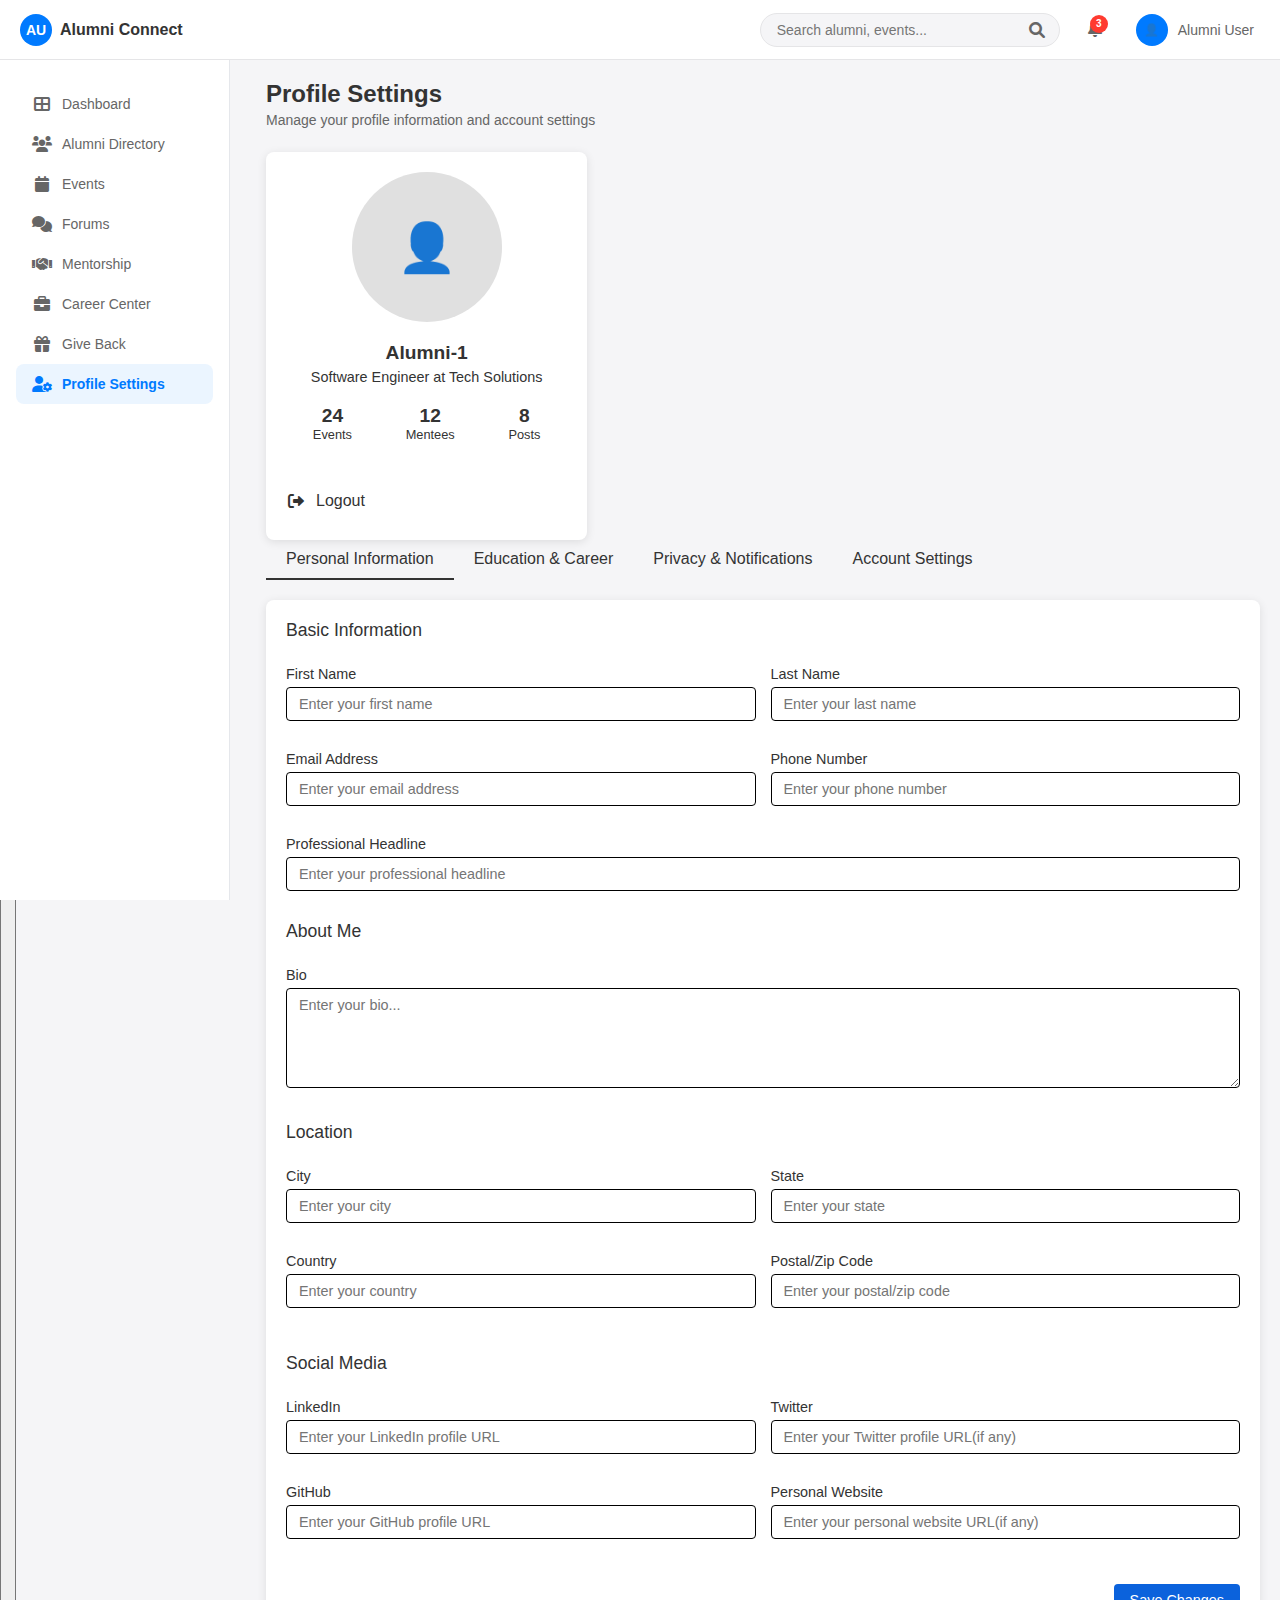
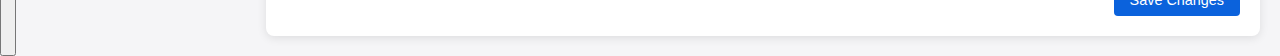
<file: alumni_profile.html>
<!DOCTYPE html>
<html lang="en">
<head>
    <meta charset="UTF-8">
    <meta name="viewport" content="width=device-width, initial-scale=1.0">
    <title>Alumni Connect - Profile Settings</title>
    <link href="https://cdnjs.cloudflare.com/ajax/libs/font-awesome/6.0.0/css/all.min.css" rel="stylesheet">
    <link rel="stylesheet" href="common.css">
    <style>
        /* Profile specific styles */
        .profile-container {
             display: grid; 
            grid-template-columns: 1fr 2fr;
            gap: 30px;
        }
        
        @media (max-width: 768px) {
            .profile-container {
                grid-template-columns: 1fr;
            }
        }
        
        .profile-sidebar {
            background-color: #fff;
            border-radius: 8px;
            box-shadow: 0 2px 10px rgba(0, 0, 0, 0.1);
            padding: 20px;
        }
        
        .profile-picture {
            width: 150px;
            height: 150px;
            border-radius: 50%;
            background-color: #e0e0e0;
            margin: 0 auto 20px;
            display: flex;
            align-items: center;
            justify-content: center;
            font-size: 3rem;
            color: #666;
            position: relative;
            overflow: hidden;
        }
        
        .profile-picture img {
            width: 100%;
            height: 100%;
            object-fit: cover;
        }
        
        .change-photo {
            position: absolute;
            bottom: 0;
            left: 0;
            right: 0;
            background-color: rgba(0, 0, 0, 0.6);
            color: white;
            text-align: center;
            padding: 5px;
            font-size: 0.8rem;
            cursor: pointer;
            transition: opacity 0.2s;
            opacity: 0;
        }
        
        .profile-picture:hover .change-photo {
            opacity: 1;
        }
        
        .profile-name {
            text-align: center;
            margin-bottom: 5px;
            font-size: 1.2rem;
            font-weight: 600;
        }
        
        .profile-title {
            text-align: center;
            color: var(--text-medium);
            font-size: 0.9rem;
            margin-bottom: 20px;
        }
        
        .profile-stats {
            display: flex;
            justify-content: space-around;
            margin-bottom: 20px;
            padding-bottom: 20px;
            border-bottom: 1px solid var(--border-color);
        }
        
        .stat-item {
            text-align: center;
        }
        
        .stat-value {
            font-size: 1.2rem;
            font-weight: 600;
            color: var(--primary-color);
        }
        
        .stat-label {
            font-size: 0.8rem;
            color: var(--text-medium);
        }
        
        .profile-links {
            margin-bottom: 20px;
        }
        
        .profile-link {
            display: flex;
            align-items: center;
            padding: 10px 0;
            color: var(--text-dark);
            text-decoration: none;
        }
        
        .profile-link i {
            margin-right: 10px;
            width: 20px;
            text-align: center;
            color: var(--primary-color);
        }
        
        .settings-tabs {
            display: flex;
            border-bottom: 1px solid var(--border-color);
            margin-bottom: 20px;
            overflow-x: auto;
        }
        
        .tab-item {
            padding: 10px 20px;
            cursor: pointer;
            white-space: nowrap;
            border-bottom: 2px solid transparent;
            transition: all 0.2s;
        }
        
        .tab-item.active {
            border-bottom-color: var(--primary-color);
            color: var(--primary-color);
            font-weight: 500;
        }
        
        .tab-content {
            display: none;
            background-color: #fff;
            border-radius: 8px;
            box-shadow: 0 2px 10px rgba(0, 0, 0, 0.1);
            padding: 20px;
        }
        
        .tab-content.active {
            display: block;
        }
        
        .form-section {
            margin-bottom: 30px;
        }
        
        .form-section-title {
            font-size: 1.1rem;
            font-weight: 500;
            margin-bottom: 15px;
            padding-bottom: 10px;
            border-bottom: 1px solid var(--border-color);
        }
        
        .form-row {
            display: grid;
            grid-template-columns: 1fr 1fr;
            gap: 15px;
            margin-bottom: 15px;
        }
        
        @media (max-width: 576px) {
            .form-row {
                grid-template-columns: 1fr;
            }
        }
        
        .form-group {
            margin-bottom: 15px;
        }
        
        .form-group label {
            display: block;
            margin-bottom: 5px;
            font-weight: 500;
            font-size: 0.9rem;
        }
        
        .form-group input,
        .form-group select,
        .form-group textarea {
            width: 100%;
            padding: 8px 12px;
            border: 1px solid black;
            border-radius: 4px;
            font-size: 0.9rem;
        }
        
        .form-group textarea {
            min-height: 100px;
            resize: vertical;
        }
        
        .form-actions {
            display: flex;
            justify-content: flex-end;
            gap: 10px;
            margin-top: 20px;
        }
        
        .btn {
            padding: 8px 16px;
            border-radius: 4px;
            font-size: 0.9rem;
            cursor: pointer;
            border: none;
        }
        
        .btn-secondary {
            background-color: #f0f0f0;
            color: var(--text-dark);
        }
        
        .btn-primary {
            background-color: rgb(11, 98, 220);
            color: white;
        }
        
        .btn-danger {
            background-color: #dc3545;
            color: white;
        }
        
        .switch {
            position: relative;
            display: inline-block;
            width: 50px;
            height: 24px;
        }
        
        .switch input {
            opacity: 0;
            width: 0;
            height: 0;
        }
        
        .slider {
            position: absolute;
            cursor: pointer;
            top: 0;
            left: 0;
            right: 0;
            bottom: 0;
            background-color: #cccccc;
            transition: .4s;
            border-radius: 24px;
        }
        
        .slider:before {
            position: absolute;
            content: "";
            height: 16px;
            width: 16px;
            left: 4px;
            bottom: 4px;
            background-color: white;
            transition: .4s;
            border-radius: 50%;
        }
        
        input:checked + .slider {
            background-color: rgb(56, 203, 56);
        }
        
        input:checked + .slider:before {
            transform: translateX(26px);
        }
        
        .toggle-group {
            display: flex;
            justify-content: space-between;
            align-items: center;
            margin-bottom: 15px;
        }
        
        .toggle-label {
            font-weight: 500;
            font-size: 0.9rem;
        }
        
        .badge {
            display: inline-block;
            padding: 3px 8px;
            border-radius: 4px;
            font-size: 0.8rem;
            font-weight: 500;
        }
        
        .badge-primary {
            background-color: var(--primary-color);
            color: white;
        }
        
        .badge-secondary {
            background-color: #6c757d;
            color: white;
        }
        
        .badge-success {
            background-color: #28a745;
            color: white;
        }
        
        .badge-danger {
            background-color: #dc3545;
            color: white;
        }
        
        .badge-warning {
            background-color: #ffc107;
            color: #212529;
        }
        
        .badge-info {
            background-color: #17a2b8;
            color: white;
        }
        
        .social-links {
            display: flex;
            flex-wrap: wrap;
            gap: 10px;
        }
        
        .social-link {
            display: flex;
            align-items: center;
            gap: 5px;
            padding: 5px 10px;
            background-color: #f0f0f0;
            border-radius: 4px;
            font-size: 0.9rem;
            color: var(--text-dark);
            text-decoration: none;
        }
        
        .social-link i {
            color: var(--primary-color);
        }
    </style>
</head>
 <!-- Top Header -->
    <div class="top-header">
        <div class="logo-section">
            <div class="logo">
                <div class="logo-icon">AU</div>
                <span class="logo-text">Alumni Connect</span>
            </div>
        </div>
        
        <div class="header-right">
            <div class="search-bar">
                <input type="text" class="search-input" placeholder="Search alumni, events...">
                <i class="fas fa-search search-icon"></i>
            </div>
            <button class="notification-icon">
                <i class="fas fa-bell"></i>
                <span class="notification-badge">3</span>
            </button>
            <div class="user-info">
                <div class="user-avatar">👤</div>
                <span class="user-name">Alumni User</span>
            </div>
        </div>
    </div>

    <div class="container">
        <!-- Sidebar -->
        <nav class="sidebar">
            <a href="alumni_dashboard.html" class="nav-item active">
                <i class="fas fa-th-large"></i>
                Dashboard
            </a>
            <a href="alumni_directory.html" class="nav-item">
                <i class="fas fa-users"></i>
                Alumni Directory
            </a>
            <a href="alumni_events.html" class="nav-item">
                <i class="fas fa-calendar"></i>
                Events
            </a>
            <a href="alumni_forum.html" class="nav-item">
                <i class="fas fa-comments"></i>
                Forums
            </a>
            <a href="alumni_mentorship.html" class="nav-item">
                <i class="fas fa-handshake"></i>
                Mentorship
            </a>
            <a href="alumni_career.html" class="nav-item">
                <i class="fas fa-briefcase"></i>
                Career Center
            </a>
            <a href="alumni_giveback.html" class="nav-item">
                <i class="fas fa-gift"></i>
                Give Back
            </a>
            <a href="alumni_profile.html" class="nav-item">
                <i class="fas fa-user-cog"></i>
                Profile Settings
            </a>
        </nav>

        <!-- Main Content -->
        <div class="main-content">
            <div class="welcome-section">
                <h1 class="welcome-title">Profile Settings</h1>
                <p class="welcome-subtitle">Manage your profile information and account settings</p>
            </div>

            <div class="profile-container">
                <!-- Profile Sidebar -->
                <div class="profile-sidebar">
                    <div class="profile-picture">
                        <span>👤</span>
                        <div class="change-photo" onclick="showUploadPhotoModal()">Change Photo</div>
                    </div>
                    <h2 class="profile-name">Alumni-1</h2>
                    <p class="profile-title">Software Engineer at Tech Solutions</p>
                    
                    <div class="profile-stats">
                        <div class="stat-item">
                            <div class="stat-value">24</div>
                            <div class="stat-label">Events</div>
                        </div>
                        <div class="stat-item">
                            <div class="stat-value">12</div>
                            <div class="stat-label">Mentees</div>
                        </div>
                        <div class="stat-item">
                            <div class="stat-value">8</div>
                            <div class="stat-label">Posts</div>
                        </div>
                    </div>
                    
                    <!-- <div class="profile-links">
                        <a href="#" class="profile-link">
                            <i class="fas fa-user"></i>
                            View Public Profile
                        </a>
                        <a href="#" class="profile-link">
                            <i class="fas fa-envelope"></i>
                            Messages
                        </a>
                        <a href="#" class="profile-link">
                            <i class="fas fa-calendar-check"></i>
                            My Events
                        </a>
                        <a href="#" class="profile-link">
                            <i class="fas fa-shield-alt"></i>
                            Privacy Settings
                        </a> -->
                        <a href="#" class="profile-link">
                            <i class="fas fa-sign-out-alt"></i>
                            Logout
                        </a>
                    </div>
                </div>
                
                <!-- Settings Content -->
                <div class="settings-content">
                    <div class="settings-tabs">
                        <div class="tab-item active" data-tab="personal">Personal Information</div>
                        <div class="tab-item" data-tab="education">Education & Career</div>
                        <div class="tab-item" data-tab="privacy">Privacy & Notifications</div>
                        <div class="tab-item" data-tab="account">Account Settings</div>
                    </div>
                    
                    <!-- Personal Information Tab -->
                    <div id="personal" class="tab-content active">
                        <div class="form-section">
                            <h3 class="form-section-title">Basic Information</h3>
                            <div class="form-row">
                                <div class="form-group">
                                    <label for="firstName">First Name</label>
                                    <input type="text" id="firstName" placeholder="Enter your first name">
                                </div>
                                <div class="form-group">
                                    <label for="lastName">Last Name</label>
                                    <input type="text" id="lastName" placeholder="Enter your last name">
                                </div>
                            </div>
                            <div class="form-row">
                                <div class="form-group">
                                    <label for="email">Email Address</label>
                                    <input type="email" id="email" placeholder="Enter your email address">
                                </div>
                                <div class="form-group">
                                    <label for="phone">Phone Number</label>
                                    <input type="tel" id="phone" placeholder="Enter your phone number">
                                </div>
                            </div>
                            <div class="form-group">
                                <label for="headline">Professional Headline</label>
                                <input type="text" id="headline" placeholder="Enter your professional headline">
                            </div>
                        </div>
                        
                        <div class="form-section">
                            <h3 class="form-section-title">About Me</h3>
                            <div class="form-group">
                                <label for="bio">Bio</label>
                                <textarea id="bio" placeholder="Enter your bio..."></textarea>
                            </div>
                        </div>
                        
                        <div class="form-section">
                            <h3 class="form-section-title">Location</h3>
                            <div class="form-row">
                                <div class="form-group">
                                    <label for="city">City</label>
                                    <input type="text" id="city" placeholder="Enter your city">
                                </div>
                                <div class="form-group">
                                    <label for="state">State</label>
                                    <input type="text" id="state" placeholder="Enter your state">
                                </div>
                            </div>
                            <div class="form-row">
                                <div class="form-group">
                                    <label for="country">Country</label>
                                    <input type="text" id="country" placeholder="Enter your country">
                                </div>
                                <div class="form-group">
                                    <label for="zipcode">Postal/Zip Code</label>
                                    <input type="text" id="zipcode" placeholder="Enter your postal/zip code">
                                </div>
                            </div>
                        </div>
                        
                        <div class="form-section">
                            <h3 class="form-section-title">Social Media</h3>
                            <div class="form-row">
                                <div class="form-group">
                                    <label for="linkedin">LinkedIn</label>
                                    <input type="url" id="linkedin" placeholder="Enter your LinkedIn profile URL">
                                </div>
                                <div class="form-group">
                                    <label for="twitter">Twitter</label>
                                    <input type="url" id="twitter" placeholder="Enter your Twitter profile URL(if any)">
                                </div>
                            </div>
                            <div class="form-row">
                                <div class="form-group">
                                    <label for="github">GitHub</label>
                                    <input type="url" id="github" placeholder="Enter your GitHub profile URL">
                                </div>
                                <div class="form-group">
                                    <label for="website">Personal Website</label>
                                    <input type="url" id="website" placeholder="Enter your personal website URL(if any)">
                                </div>
                            </div>
                        </div>
                        
                       <div class="form-actions">
                            <!-- <button class="btn btn-secondary">Cancel</button> -->
                            <button class="btn btn-primary" onclick="savePersonalInfo()">Save Changes</button>
                        </div>
                    </div>
                    
                    <!-- Education & Career Tab -->
                    <div id="education" class="tab-content">
                        <div class="form-section">
                            <h3 class="form-section-title">Education</h3>
                            <div class="form-group">
                                <label for="degree">Degree</label>
                                <input type="text" id="degree" placeholder="Enter your degree">
                            </div>
                            <div class="form-row">
                                <div class="form-group">
                                    <label for="university">University/Institution</label>
                                    <input type="text" id="university" placeholder="Enter your university/institution">
                                </div>
                                <div class="form-group">
                                    <label for="graduationYear">Graduation Year</label>
                                    <input type="number" id="graduationYear" placeholder="Enter your graduation year">
                                </div>
                            </div>
                            <div class="form-group">
                                <label for="achievements">Achievements & Activities</label>
                                <textarea id="achievements" placeholder="List your achievements and activities"></textarea>
                            </div>
                            <button class="btn btn-secondary" style="margin-top: 10px;">Add Another Education</button>
                        </div>
                        
                        <div class="form-section">
                            <h3 class="form-section-title">Work Experience</h3>
                            <div class="form-group">
                                <label for="jobTitle">Job Title</label>
                                <input type="text" id="jobTitle" placeholder="Enter your job title">
                            </div>
                            <div class="form-row">
                                <div class="form-group">
                                    <label for="company">Company</label>
                                    <input type="text" id="company" placeholder="Enter your company name">
                                </div>
                                <div class="form-group">
                                    <label for="location">Location</label>
                                    <input type="text" id="location" placeholder="Enter your job/current location">
                                </div>
                            </div>
                            <div class="form-row">
                                <div class="form-group">
                                    <label for="startDate">Start Date</label>
                                    <input type="month" id="startDate" placeholder="Select start date">
                                </div>
                                <div class="form-group">
                                    <label for="endDate">End Date</label>
                                    <input type="month" id="endDate" placeholder="Select end date">
                                   <!--  <div style="margin-top: 5px;">
                                        <input type="checkbox" id="currentJob" checked>
                                        <label for="currentJob" style="display: inline;">I currently work here</label>
                                    </div> -->
                                </div>
                            </div>
                            <div class="form-group">
                                <label for="jobDescription">Description</label>
                                <textarea id="jobDescription" placeholder="Enter job description"></textarea>
                            </div>
                            <button class="btn btn-secondary" style="margin-top: 10px;">Add Another Experience</button>
                        </div>
                        
                        <div class="form-section">
                            <h3 class="form-section-title">Skills</h3>
                            <div class="form-group">
                                <label for="skills">Skills (comma separated)</label>
                                <input type="text" id="skills" placeholder="Enter your skills">
                            </div>
                            <div class="social-links">
                                <span class="social-link"><i class="fab fa-js"></i> JavaScript</span>
                                <span class="social-link"><i class="fab fa-react"></i> React</span>
                                <span class="social-link"><i class="fab fa-node-js"></i> Node.js</span>
                                <span class="social-link"><i class="fab fa-python"></i> Python</span>
                                <span class="social-link"><i class="fab fa-aws"></i> AWS</span>
                                <span class="social-link"><i class="fab fa-docker"></i> Docker</span>
                                <span class="social-link"><i class="fab fa-git-alt"></i> Git</span>
                                <span class="social-link"><i class="fas fa-tasks"></i> Agile</span>
                            </div>
                        </div>
                        
                        <div class="form-actions">
                            <!-- <button class="btn btn-secondary">Cancel</button> -->
                            <button class="btn btn-primary" onclick="saveEducationCareer()">Save Changes</button>
                        </div>
                    </div>
                    
                    <!-- Privacy & Notifications Tab -->
                    <div id="privacy" class="tab-content">
                        <div class="form-section">
                            <h3 class="form-section-title">Profile Visibility</h3>
                            <div class="toggle-group">
                                <span class="toggle-label">Show my profile in alumni directory</span>
                                <label class="switch">
                                    <input type="checkbox" checked>
                                    <span class="slider"></span>
                                </label>
                            </div>
                            <div class="toggle-group">
                                <span class="toggle-label">Allow other alumni to contact me</span>
                                <label class="switch">
                                    <input type="checkbox" checked>
                                    <span class="slider"></span>
                                </label>
                            </div>
                            <div class="toggle-group">
                                <span class="toggle-label">Show my email address</span>
                                <label class="switch">
                                    <input type="checkbox">
                                    <span class="slider"></span>
                                </label>
                            </div>
                            <div class="toggle-group">
                                <span class="toggle-label">Show my phone number</span>
                                <label class="switch">
                                    <input type="checkbox">
                                    <span class="slider"></span>
                                </label>
                            </div>
                            <div class="toggle-group">
                                <span class="toggle-label">Show my social media profiles</span>
                                <label class="switch">
                                    <input type="checkbox" checked>
                                    <span class="slider"></span>
                                </label>
                            </div>
                        </div>
                        
                        <div class="form-section">
                            <h3 class="form-section-title">Email Notifications</h3>
                            <div class="toggle-group">
                                <span class="toggle-label">Event invitations and updates</span>
                                <label class="switch">
                                    <input type="checkbox" checked>
                                    <span class="slider"></span>
                                </label>
                            </div>
                            <div class="toggle-group">
                                <span class="toggle-label">Forum activity and mentions</span>
                                <label class="switch">
                                    <input type="checkbox" checked>
                                    <span class="slider"></span>
                                </label>
                            </div>
                            <div class="toggle-group">
                                <span class="toggle-label">Mentorship requests and updates</span>
                                <label class="switch">
                                    <input type="checkbox" checked>
                                    <span class="slider"></span>
                                </label>
                            </div>
                            <div class="toggle-group">
                                <span class="toggle-label">Job postings and career opportunities</span>
                                <label class="switch">
                                    <input type="checkbox" checked>
                                    <span class="slider"></span>
                                </label>
                            </div>
                            <div class="toggle-group">
                                <span class="toggle-label">Alumni newsletter</span>
                                <label class="switch">
                                    <input type="checkbox" checked>
                                    <span class="slider"></span>
                                </label>
                            </div>
                            <div class="toggle-group">
                                <span class="toggle-label">Fundraising campaigns</span>
                                <label class="switch">
                                    <input type="checkbox">
                                    <span class="slider"></span>
                                </label>
                            </div>
                        </div>
                        
                        <div class="form-actions">
                            <!-- <button class="btn btn-secondary">Cancel</button> -->
                            <button class="btn btn-primary" onclick="savePrivacySettings()">Save Changes</button>
                        </div>
                    </div>
                    
                    <!-- Account Settings Tab -->
                    <div id="account" class="tab-content">
                        <div class="form-section">
                            <h3 class="form-section-title">Change Password</h3>
                            <div class="form-group">
                                <label for="currentPassword">Current Password</label>
                                <input type="password" id="currentPassword">
                            </div>
                            <div class="form-group">
                                <label for="newPassword">New Password</label>
                                <input type="password" id="newPassword">
                            </div>
                            <div class="form-group">
                                <label for="confirmPassword">Confirm New Password</label>
                                <input type="password" id="confirmPassword">
                            </div>
                            <button class="btn btn-primary" style="margin-top: 10px;" onclick="changePassword()">Update Password</button>
                        </div>
                        
                        <div class="form-section">
                            <h3 class="form-section-title">Two-Factor Authentication</h3>
                            <div class="toggle-group">
                                <span class="toggle-label">Enable Two-Factor Authentication</span>
                                <label class="switch">
                                    <input type="checkbox">
                                    <span class="slider"></span>
                                </label>
                            </div>
                            <p style="color: var(--text-medium); font-size: 0.9rem; margin-top: 10px;">
                                Two-factor authentication adds an extra layer of security to your account. When enabled, you'll need to enter a verification code sent to your phone in addition to your password when signing in.
                            </p>
                        </div>
                        
                        <div class="form-section">
                            <h3 class="form-section-title">Account Management</h3>
                            <div class="form-group">
                                <label for="language">Language Preference</label>
                                <select id="language">
                                    <option value="en" selected>English</option>
                                    <option value="hi">Hindi</option>
                                    <option value="es">Spanish</option>
                                    <option value="fr">French</option>
                                    <option value="de">German</option>
                                </select>
                            </div>
                            <div class="form-group">
                                <label for="timezone">Timezone</label>
                                <select id="timezone">
                                    <option value="IST" selected>Indian Standard Time (IST)</option>
                                    <option value="UTC">Coordinated Universal Time (UTC)</option>
                                    <option value="EST">Eastern Standard Time (EST)</option>
                                    <option value="PST">Pacific Standard Time (PST)</option>
                                </select>
                            </div>
                            <div style="margin-top: 20px;">
                                <button class="btn btn-danger" onclick="showDeactivateModal()">Deactivate Account</button>
                            </div>
                        </div>
                        
                        <div class="form-actions">
                           <!--  <button class="btn btn-secondary">Cancel</button> -->
                            <button class="btn btn-primary" onclick="saveAccountSettings()">Save Changes</button>
                        </div>
                    </div>
                </div>
            </div>
        </div>
    </div>
    <script src="common.js"></script>
    <script>
        // User Menu Functions (same as student dashboard)
        function showUserMenu() {
            showModal(
                'User Menu',
                `
                <div class="user-menu-items">
                    <div class="menu-item-button" onclick="showHelpModal()">
                        <i class="fas fa-question-circle"></i>
                        Help & Support
                    </div>
                    <div class="menu-item-button logout-item" onclick="handleLogout()">
                        <i class="fas fa-sign-out-alt"></i>
                        Logout
                    </div>
                </div>
                `,
                [{ text: 'Close', action: 'closeCurrentModal', className: 'btn-ghost' }]
            );
        }

        function showHelpModal() {
            showModal(
                'Help & Support',
                `
                <h4>Frequently Asked Questions</h4>
                <details style="margin: 12px 0;">
                    <summary style="cursor: pointer; font-weight: 600;">How do I mentor students?</summary>
                    <p style="margin-top: 8px; color: #666;">Go to the Mentorship section to view mentorship requests and accept students you'd like to mentor.</p>
                </details>
                <details style="margin: 12px 0;">
                    <summary style="cursor: pointer; font-weight: 600;">How do I post job opportunities?</summary>
                    <p style="margin-top: 8px; color: #666;">Visit the Career Center and click "Post a Job" to share opportunities with students and other alumni.</p>
                </details>
                <details style="margin: 12px 0;">
                    <summary style="cursor: pointer; font-weight: 600;">How do I create events?</summary>
                    <p style="margin-top: 8px; color: #666;">Use the Events section to create and manage alumni events, workshops, and networking sessions.</p>
                </details>
                <details style="margin: 12px 0;">
                    <summary style="cursor: pointer; font-weight: 600;">How do I make donations?</summary>
                    <p style="margin-top: 8px; color: #666;">Visit the Give Back section to view donation opportunities and contribute to student scholarships.</p>
                </details>
                <p style="margin-top: 20px;"><strong>Need more help?</strong> Contact us at support@alumniconnect.edu</p>
                `,
                [{ text: 'Close', action: 'closeCurrentModal', className: 'btn-primary' }]
            );
        }

        // Initialize user menu functionality
        document.addEventListener('DOMContentLoaded', function() {
            const userInfo = document.querySelector('.user-info');
            if (userInfo) {
                userInfo.addEventListener('click', function() {
                    showUserMenu();
                });
            }
        });

        // Modal System Functions (copied from student dashboard common.js)
        function showModal(title, content, actions = []) {
            const existingModal = document.querySelector('.modal-overlay');
            if (existingModal) {
                existingModal.remove();
            }
            
            const modalOverlay = document.createElement('div');
            modalOverlay.className = 'modal-overlay';
            modalOverlay.style.cssText = `
                position: fixed;
                top: 0;
                left: 0;
                width: 100%;
                height: 100%;
                background: rgba(0, 0, 0, 0.5);
                display: flex;
                align-items: center;
                justify-content: center;
                z-index: 10000;
            `;
            
            modalOverlay.innerHTML = `
                <div class="modal" style="
                    background: white;
                    border-radius: 12px;
                    max-width: 500px;
                    width: 90%;
                    max-height: 80vh;
                    overflow-y: auto;
                    box-shadow: 0 20px 25px -5px rgba(0, 0, 0, 0.1);
                ">
                    <div class="modal-header" style="
                        padding: 24px 24px 0 24px;
                        display: flex;
                        justify-content: space-between;
                        align-items: center;
                        border-bottom: 1px solid #e5e7eb;
                        margin-bottom: 20px;
                        padding-bottom: 16px;
                    ">
                        <h3 class="modal-title" style="
                            margin: 0;
                            font-size: 18px;
                            font-weight: 600;
                            color: #333;
                        ">${title}</h3>
                        <button class="modal-close" style="
                            background: none;
                            border: none;
                            font-size: 24px;
                            cursor: pointer;
                            color: #666;
                            padding: 0;
                            width: 32px;
                            height: 32px;
                            border-radius: 50%;
                            display: flex;
                            align-items: center;
                            justify-content: center;
                        ">&times;</button>
                    </div>
                    <div class="modal-body" style="padding: 0 24px 20px 24px;">
                        ${content}
                    </div>
                    ${actions.length > 0 ? `
                        <div class="modal-footer" style="
                            padding: 16px 24px 24px 24px;
                            display: flex;
                            gap: 12px;
                            justify-content: flex-end;
                            border-top: 1px solid #e5e7eb;
                            margin-top: 20px;
                            padding-top: 16px;
                        ">
                            ${actions.map(action => `
                                <button class="btn ${action.className || 'btn-primary'}" data-action="${action.action}" style="
                                    padding: 8px 16px;
                                    border: none;
                                    border-radius: 6px;
                                    cursor: pointer;
                                    font-size: 14px;
                                    font-weight: 500;
                                    ${action.className === 'btn-ghost' 
                                        ? 'background: transparent; color: #666; border: 1px solid #e5e7eb;' 
                                        : 'background: #007AFF; color: white;'
                                    }
                                ">
                                    ${action.text}
                                </button>
                            `).join('')}
                        </div>
                    ` : ''}
                </div>
            `;
            
            document.body.appendChild(modalOverlay);
            
            // Add additional styles
            const style = document.createElement('style');
            style.textContent = `
                .modal-overlay .user-menu-items { padding: 8px 0; }
                .modal-overlay .menu-item-button { 
                    display: flex;
                    align-items: center;
                    gap: 12px;
                    padding: 12px 16px;
                    color: #1f2937;
                    cursor: pointer;
                    transition: all 0.2s;
                    border-radius: 6px;
                }
                .modal-overlay .menu-item-button:hover { background: #f3f4f6; }
                .modal-overlay .menu-item-button i { 
                    width: 20px; 
                    text-align: center; 
                    color: #6b7280; 
                }
                .modal-overlay .menu-item-button.logout-item { 
                    color: #dc2626; 
                    margin-top: 8px; 
                    border-top: 1px solid #e5e7eb; 
                    padding-top: 16px; 
                }
                .modal-overlay .menu-item-button.logout-item i { color: #dc2626; }
                .modal-overlay .menu-item-button.logout-item:hover { background: #fef2f2; }
                .modal-overlay .btn:hover { opacity: 0.9; }
            `;
            document.head.appendChild(style);
            
            // Event listeners
            const closeBtn = modalOverlay.querySelector('.modal-close');
            closeBtn.addEventListener('click', () => closeModal(modalOverlay));
            
            modalOverlay.addEventListener('click', (e) => {
                if (e.target === modalOverlay) {
                    closeModal(modalOverlay);
                }
            });
            
            const actionButtons = modalOverlay.querySelectorAll('[data-action]');
            actionButtons.forEach(btn => {
                btn.addEventListener('click', (e) => {
                    const actionName = e.target.dataset.action;
                    if (typeof window[actionName] === 'function') {
                        window[actionName]();
                    } else {
                        closeModal(modalOverlay);
                    }
                });
            });
            
            return modalOverlay;
        }

        function closeModal(modalOverlay) {
            if (modalOverlay && modalOverlay.parentNode) {
                modalOverlay.parentNode.removeChild(modalOverlay);
            }
        }

        function closeCurrentModal() {
            const modal = document.querySelector('.modal-overlay');
            if (modal) {
                closeModal(modal);
            }
        }
        // Show notifications
        function showNotification(message, type = 'info') {
            const notification = document.createElement('div');
            notification.className = `notification ${type}`;
            notification.innerHTML = `
                <div class="notification-content">
                    <span>${message}</span>
                    <button class="close-notification" onclick="this.parentElement.parentElement.remove()">&times;</button>
                </div>
            `;
            document.body.appendChild(notification);
            
            // Auto remove after 5 seconds
            setTimeout(() => {
                notification.remove();
            }, 5000);
        }
        
        // Tab switching
        function initTabs() {
            const tabItems = document.querySelectorAll('.tab-item');
            const tabContents = document.querySelectorAll('.tab-content');
            
            tabItems.forEach(item => {
                item.addEventListener('click', function() {
                    const tabId = this.getAttribute('data-tab');
                    
                    // Remove active class from all tabs and contents
                    tabItems.forEach(tab => tab.classList.remove('active'));
                    tabContents.forEach(content => content.classList.remove('active'));
                    
                    // Add active class to current tab and content
                    this.classList.add('active');
                    document.getElementById(tabId).classList.add('active');
                });
            });
        }
        
        // Save functions
        function savePersonalInfo() {
            // In a real application, this would save the form data
            console.log('Saving personal information...');
            showNotification('Personal information updated successfully!', 'success');
        }
        
        function saveEducationCareer() {
            // In a real application, this would save the form data
            console.log('Saving education and career information...');
            showNotification('Education and career information updated successfully!', 'success');
        }
        
        function savePrivacySettings() {
            // In a real application, this would save the form data
            console.log('Saving privacy settings...');
            showNotification('Privacy settings updated successfully!', 'success');
        }
        
        function saveAccountSettings() {
            // In a real application, this would save the form data
            console.log('Saving account settings...');
            showNotification('Account settings updated successfully!', 'success');
        }
        
        function changePassword() {
            const currentPassword = document.getElementById('currentPassword').value;
            const newPassword = document.getElementById('newPassword').value;
            const confirmPassword = document.getElementById('confirmPassword').value;
            
            if (!currentPassword || !newPassword || !confirmPassword) {
                showNotification('Please fill in all password fields', 'error');
                return;
            }
            
            if (newPassword !== confirmPassword) {
                showNotification('New passwords do not match', 'error');
                return;
            }
            
            // In a real application, this would verify the current password and update to the new one
            console.log('Changing password...');
            showNotification('Password changed successfully!', 'success');
            
            // Clear password fields
            document.getElementById('currentPassword').value = '';
            document.getElementById('newPassword').value = '';
            document.getElementById('confirmPassword').value = '';
        }
        
        function showUploadPhotoModal() {
            showNotification('Photo upload feature will be available soon!', 'info');
        }
        
        function showDeactivateModal() {
            if (confirm('Are you sure you want to deactivate your account? This action cannot be undone.')) {
                showNotification('Account deactivation request submitted. Our team will contact you shortly.', 'warning');
            }
        }
        
        // Initialize sidebar toggle
        function initSidebarToggle() {
            const sidebarToggle = document.createElement('button');
            sidebarToggle.className = 'sidebar-toggle';
            sidebarToggle.innerHTML = '<i class="fas fa-bars"></i>';
            document.querySelector('.container').prepend(sidebarToggle);
            
            sidebarToggle.addEventListener('click', function() {
                document.querySelector('.sidebar').classList.toggle('collapsed');
                document.querySelector('.main-content').classList.toggle('expanded');
            });
        }
        
        // Initialize notifications
        function initNotifications() {
            const notificationIcon = document.querySelector('.notification-icon');
            notificationIcon.addEventListener('click', function() {
                showNotification('You have 3 unread notifications', 'info');
            });
        }
        
        // Initialize on page load
        document.addEventListener('DOMContentLoaded', function() {
            initTabs();
            initSidebarToggle();
            initNotifications();
        });
    </script>
</body>
</html>
</file>
<file: common.css>
/* =================== RESET & BASE STYLES =================== */
* {
    margin: 0;
    padding: 0;
    box-sizing: border-box; 
    font-family: -apple-system, BlinkMacSystemFont, 'Segoe UI', Roboto, sans-serif;
}

body {
    background-color: #f5f5f7;
    color: #333;
    min-height: 100vh;
}

.container {
    display: flex;
    min-height: 100vh;
}

/* =================== TOP HEADER =================== */
.top-header {
    position: fixed;
    top: 0;
    left: 0;
    right: 0;
    height: 60px;
    background: white;
    border-bottom: 1px solid #e5e5e7;
    display: flex;
    align-items: center;
    justify-content: space-between;
    padding: 0 20px;
    z-index: 1000;
}

.logo-section {
    display: flex;
    align-items: center;
    gap: 15px;
}
.header-right {
  display: flex;
  align-items: center;
  gap: 15px; /* spacing between search, notification, profile */
}

.close-btn {
    background: none;
    border: none;
    font-size: 18px;
    cursor: pointer;
    color: #666;
    transition: color 0.2s;
}

.close-btn:hover {
    color: #007AFF;
}

.logo {
    display: flex;
    align-items: center;
    gap: 8px;
}

.logo-icon {
    width: 32px;
    height: 32px;
    background: #007AFF;
    border-radius: 50%;
    display: flex;
    align-items: center;
    justify-content: center;
    color: white;
    font-weight: bold;
    font-size: 14px;
}

.logo-text {
    font-size: 16px;
    font-weight: 600;
    color: #333;
}

.header-right {
    display: flex;
    align-items: center;
    gap: 20px;
}

.search-bar {
    position: relative;
}

.search-input {
    padding: 8px 40px 8px 16px;
    border: 1px solid #e5e5e7;
    border-radius: 20px;
    background: #f5f5f7;
    width: 300px;
    font-size: 14px;
    transition: border-color 0.2s, background-color 0.2s;
}

.search-input:focus {
    outline: none;
    border-color: #007AFF;
    background: white;
}

.search-icon {
    position: absolute;
    right: 15px;
    top: 50%;
    transform: translateY(-50%);
    color: #666;
}

.notification-icon {
    position: relative;
    background: none;
    border: none;
    font-size: 16px;
    cursor: pointer;
    color: #666;
    padding: 8px;
    border-radius: 50%;
    transition: background-color 0.2s;
}

.notification-icon:hover {
    background-color: #f0f0f0;
}

.notification-badge {
    position: absolute;
    top: 2px;
    right: 2px;
    background: #ff3b30;
    color: white;
    border-radius: 50%;
    width: 18px;
    height: 18px;
    font-size: 10px;
    display: flex;
    align-items: center;
    justify-content: center;
    font-weight: 600;
}

.user-info {
    display: flex;
    align-items: center;
    gap: 10px;
    cursor: pointer;
    padding: 6px;
    border-radius: 8px;
    transition: background-color 0.2s;
}

.user-info:hover {
    background: #f3f4f6;
}

.user-avatar {
    width: 32px;
    height: 32px;
    border-radius: 50%;
    background: #007AFF;
    display: flex;
    align-items: center;
    justify-content: center;
    color: white;
    font-size: 12px;
    font-weight: 600;
}

.user-name {
    font-size: 14px;
    color: #666;
}

/* =================== SIDEBAR =================== */
.sidebar {
    position: fixed;
    left: 0;
    top: 60px;
    bottom: 0;
    width: 230px;
    background: #fff;
    border-right: 1px solid #e5e7eb;
    padding: 1.5rem 1rem;
    z-index: 99;
}

.nav-links {
    display: flex;
    flex-direction: column;
    gap: 0.5rem;
}

.nav-item {
    display: flex;
    align-items: center;
    padding: 0.75rem 1rem;
    border-radius: 8px;
    color: #666;
    text-decoration: none;
    transition: all 0.2s;
    font-size: 14px;
    font-weight: 500;
}

.nav-item i {
    margin-right: 10px;
    font-size: 16px;
    width: 20px;
    text-align: center;
}

.nav-item:hover {
    background-color: #f3f4f6;
    color: #007AFF;
}

.nav-item.active {
    background-color: #ebf5ff;
    color: #007AFF;
    font-weight: 600;
}

/* =================== MAIN CONTENT =================== */
.main-content {
    flex: 1;
    margin-left: 230px;
    padding: 80px 20px 20px;
    max-width: 1200px;
}

.welcome-section {
    margin-bottom: 24px;
}

.welcome-title {
    font-size: 24px;
    font-weight: 700;
    color: #333;
    margin-bottom: 4px;
}

.welcome-subtitle {
    font-size: 14px;
    color: #666;
}

/* =================== STATS GRID =================== */
.stats-grid {
    display: grid;
    grid-template-columns: repeat(auto-fill, minmax(240px, 1fr));
    gap: 20px;
    margin-bottom: 24px;
}

.stat-card {
    background: white;
    border-radius: 12px;
    padding: 20px;
    box-shadow: 0 1px 3px rgba(0, 0, 0, 0.05);
    transition: transform 0.2s, box-shadow 0.2s;
}

.stat-card:hover {
    transform: translateY(-2px);
    box-shadow: 0 4px 6px rgba(0, 0, 0, 0.05);
}

.stat-header {
    display: flex;
    justify-content: space-between;
    align-items: center;
    margin-bottom: 12px;
}

.stat-title {
    font-size: 14px;
    color: #666;
    font-weight: 500;
}

.stat-icon {
    width: 36px;
    height: 36px;
    border-radius: 8px;
    display: flex;
    align-items: center;
    justify-content: center;
    color: white;
    font-size: 16px;
}

.stat-icon.blue {
    background: #007AFF;
}

.stat-icon.green {
    background: #34C759;
}

.stat-icon.orange {
    background: #FF9500;
}

.stat-icon.teal {
    background: #5AC8FA;
}

.stat-number {
    font-size: 28px;
    font-weight: 700;
    color: #333;
    margin-bottom: 4px;
}

.stat-description {
    font-size: 12px;
    color: #666;
}

/* =================== CONTENT GRID =================== */
.content-grid {
    display: grid;
    grid-template-columns: repeat(auto-fit, minmax(300px, 1fr));
    gap: 20px;
    margin-bottom: 24px;
}

.content-section {
    background: white;
    border-radius: 12px;
    padding: 20px;
    box-shadow: 0 1px 3px rgba(0, 0, 0, 0.05);
}

.content-section.full-width {
    grid-column: 1 / -1;
}

.section-header {
    display: flex;
    justify-content: space-between;
    align-items: center;
    margin-bottom: 16px;
}

.section-title {
    font-size: 16px;
    font-weight: 600;
    color: #333;
    display: flex;
    align-items: center;
}

.section-icon {
    margin-right: 8px;
    color: #007AFF;
}

/* =================== ACTIVITY LIST =================== */
.activity-list {
    display: flex;
    flex-direction: column;
    gap: 16px;
}

.activity-item {
    display: flex;
    align-items: flex-start;
    gap: 12px;
}

.activity-dot {
    width: 10px;
    height: 10px;
    border-radius: 50%;
    margin-top: 6px;
}

.activity-dot.blue {
    background: #007AFF;
}

.activity-dot.green {
    background: #34C759;
}

.activity-dot.orange {
    background: #FF9500;
}

.activity-dot.teal {
    background: #5AC8FA;
}

.activity-content h4 {
    font-size: 14px;
    font-weight: 600;
    color: #333;
    margin-bottom: 2px;
}

.activity-content p {
    font-size: 12px;
    color: #666;
}

/* =================== ACTIONS GRID =================== */
.actions-grid {
    display: grid;
    grid-template-columns: repeat(auto-fill, minmax(120px, 1fr));
    gap: 12px;
}

.action-card {
    background: none;
    border: none;
    display: flex;
    flex-direction: column;
    align-items: center;
    gap: 8px;
    padding: 16px 8px;
    border-radius: 8px;
    cursor: pointer;
    transition: background-color 0.2s;
    text-align: center;
}

.action-card:hover {
    background-color: #f3f4f6;
}

.action-icon {
    width: 40px;
    height: 40px;
    border-radius: 8px;
    display: flex;
    align-items: center;
    justify-content: center;
    color: white;
    font-size: 18px;
}

.action-icon.blue {
    background: #007AFF;
}

.action-icon.green {
    background: #34C759;
}

.action-icon.orange {
    background: #FF9500;
}

.action-icon.teal {
    background: #5AC8FA;
}

.action-text {
    font-size: 12px;
    font-weight: 500;
    color: #333;
}

/* =================== IMPACT STATS =================== */
.impact-stats {
    display: flex;
    justify-content: space-around;
    flex-wrap: wrap;
    gap: 20px;
    padding: 10px 0;
}

.impact-item {
    text-align: center;
    padding: 15px;
    min-width: 120px;
}

.impact-number {
    font-size: 32px;
    font-weight: 700;
    color: #007AFF;
    margin-bottom: 8px;
}

.impact-label {
    font-size: 14px;
    color: #666;
}

/* =================== RESPONSIVE STYLES =================== */
@media (max-width: 768px) {
    .sidebar {
        width: 60px;
        padding: 1.5rem 0.5rem;
    }
    
    .nav-item span {
        display: none;
    }
    
    .nav-item i {
        margin-right: 0;
        font-size: 18px;
    }
    
    .main-content {
        margin-left: 60px;
    }
    
    .search-input {
        width: 200px;
    }
    
    .stats-grid {
        grid-template-columns: repeat(auto-fill, minmax(180px, 1fr));
    }
    
    .content-grid {
        grid-template-columns: 1fr;
    }
}

@media (max-width: 576px) {
    .search-bar {
        display: none;
    }
    
    .stats-grid {
        grid-template-columns: 1fr;
    }
    
    .impact-stats {
        flex-direction: column;
        align-items: center;
    }
}
</file>
